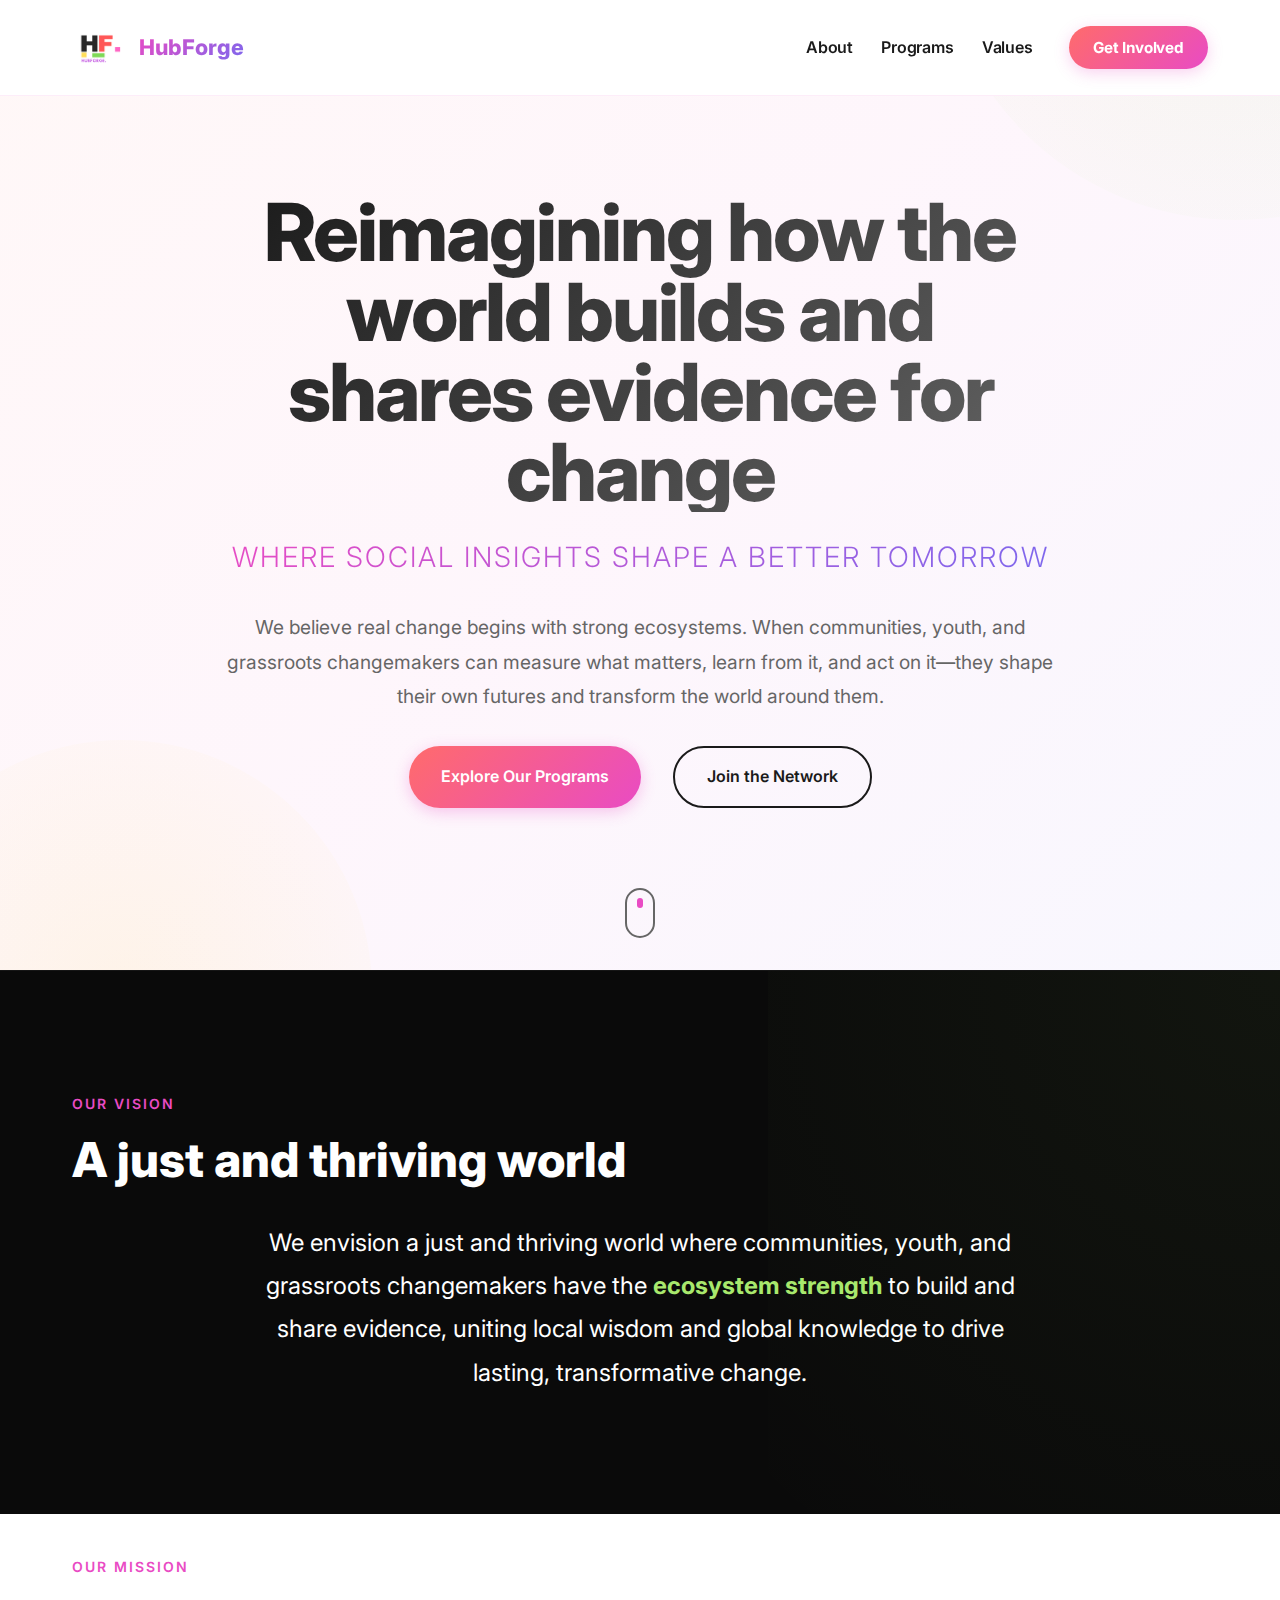
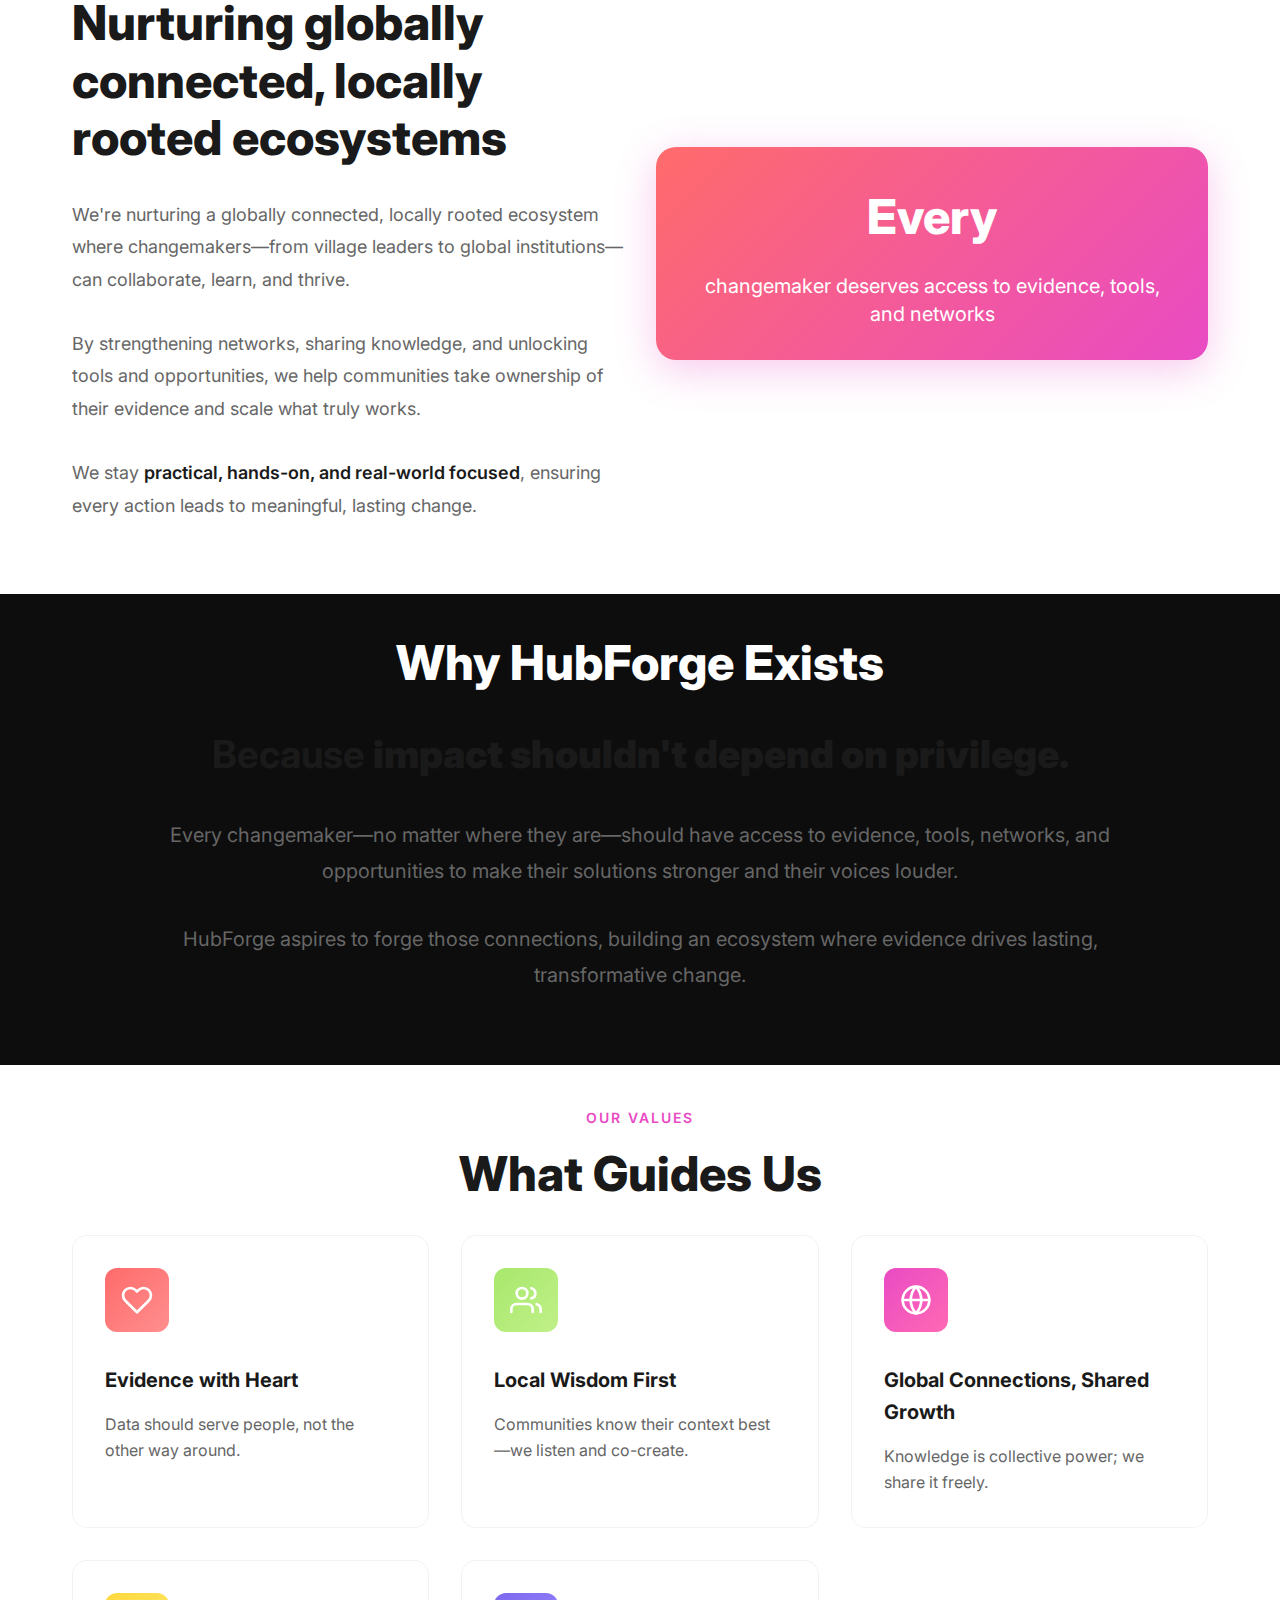
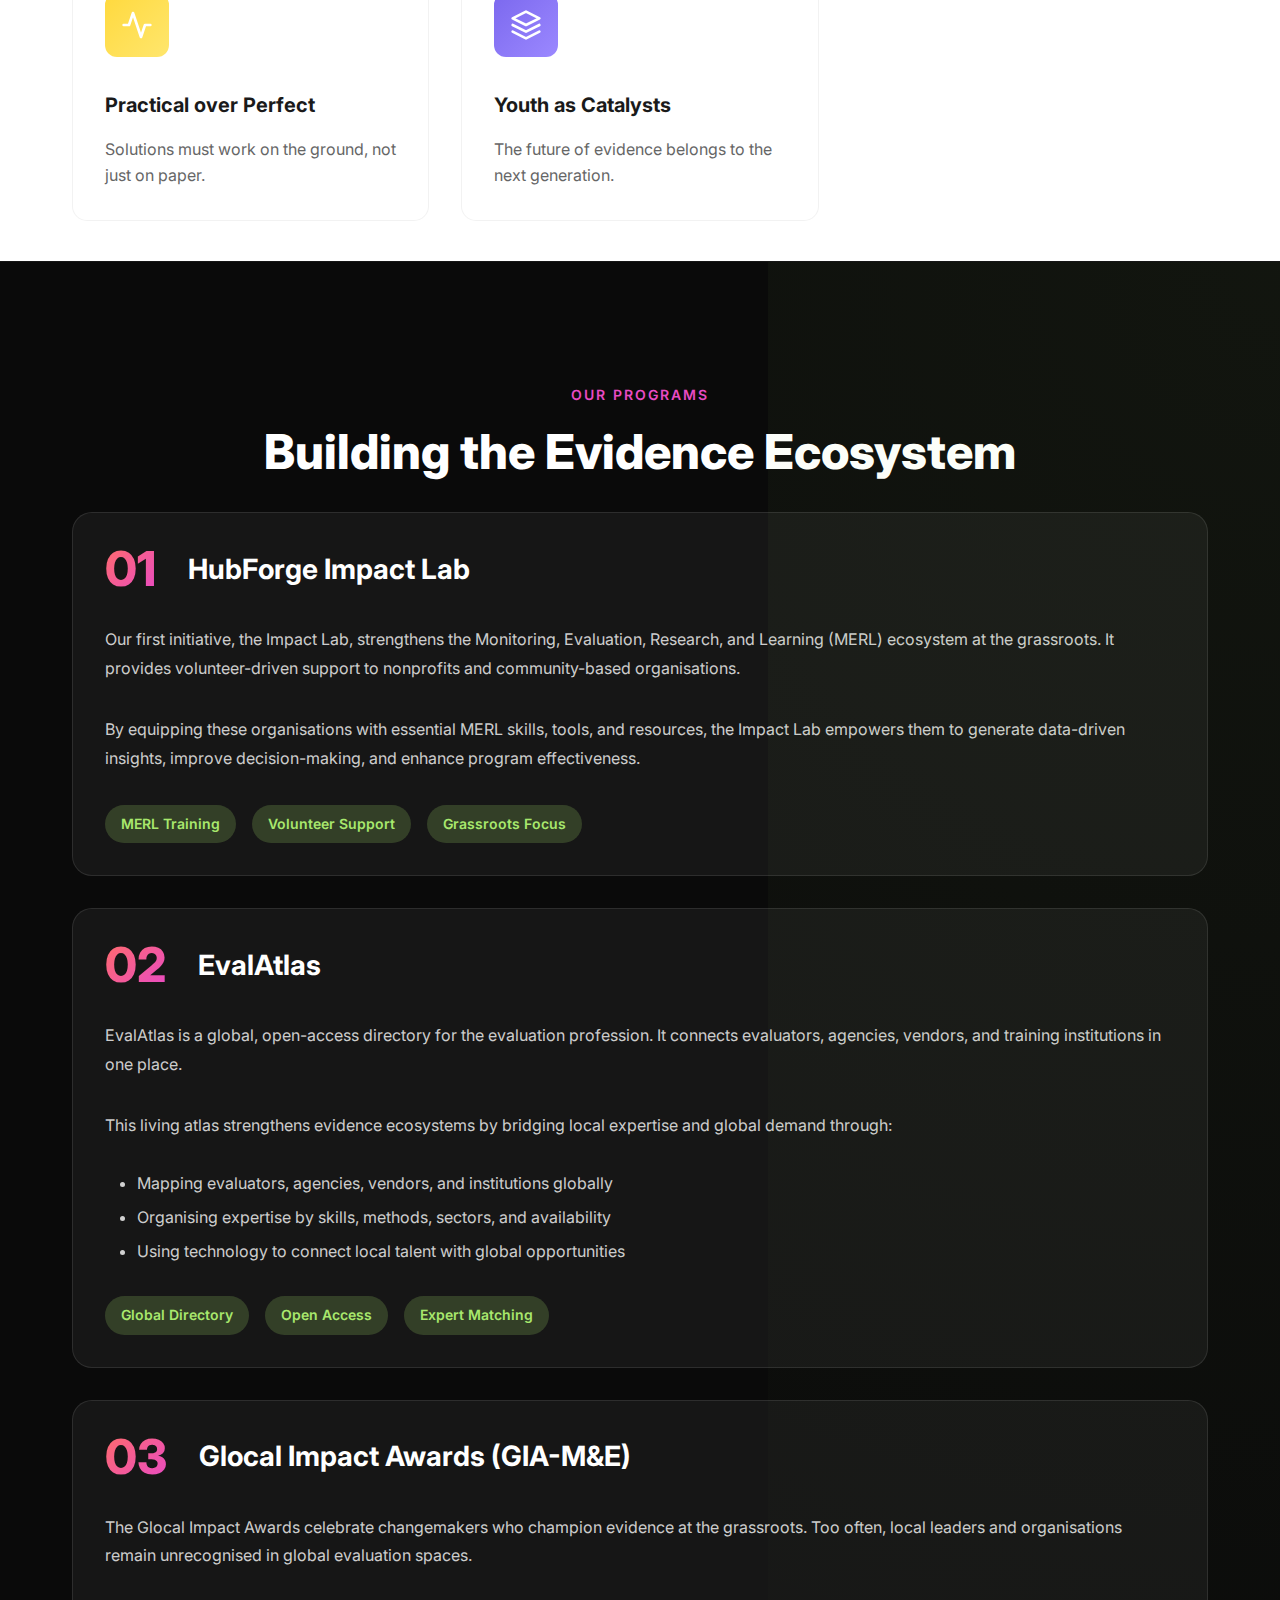
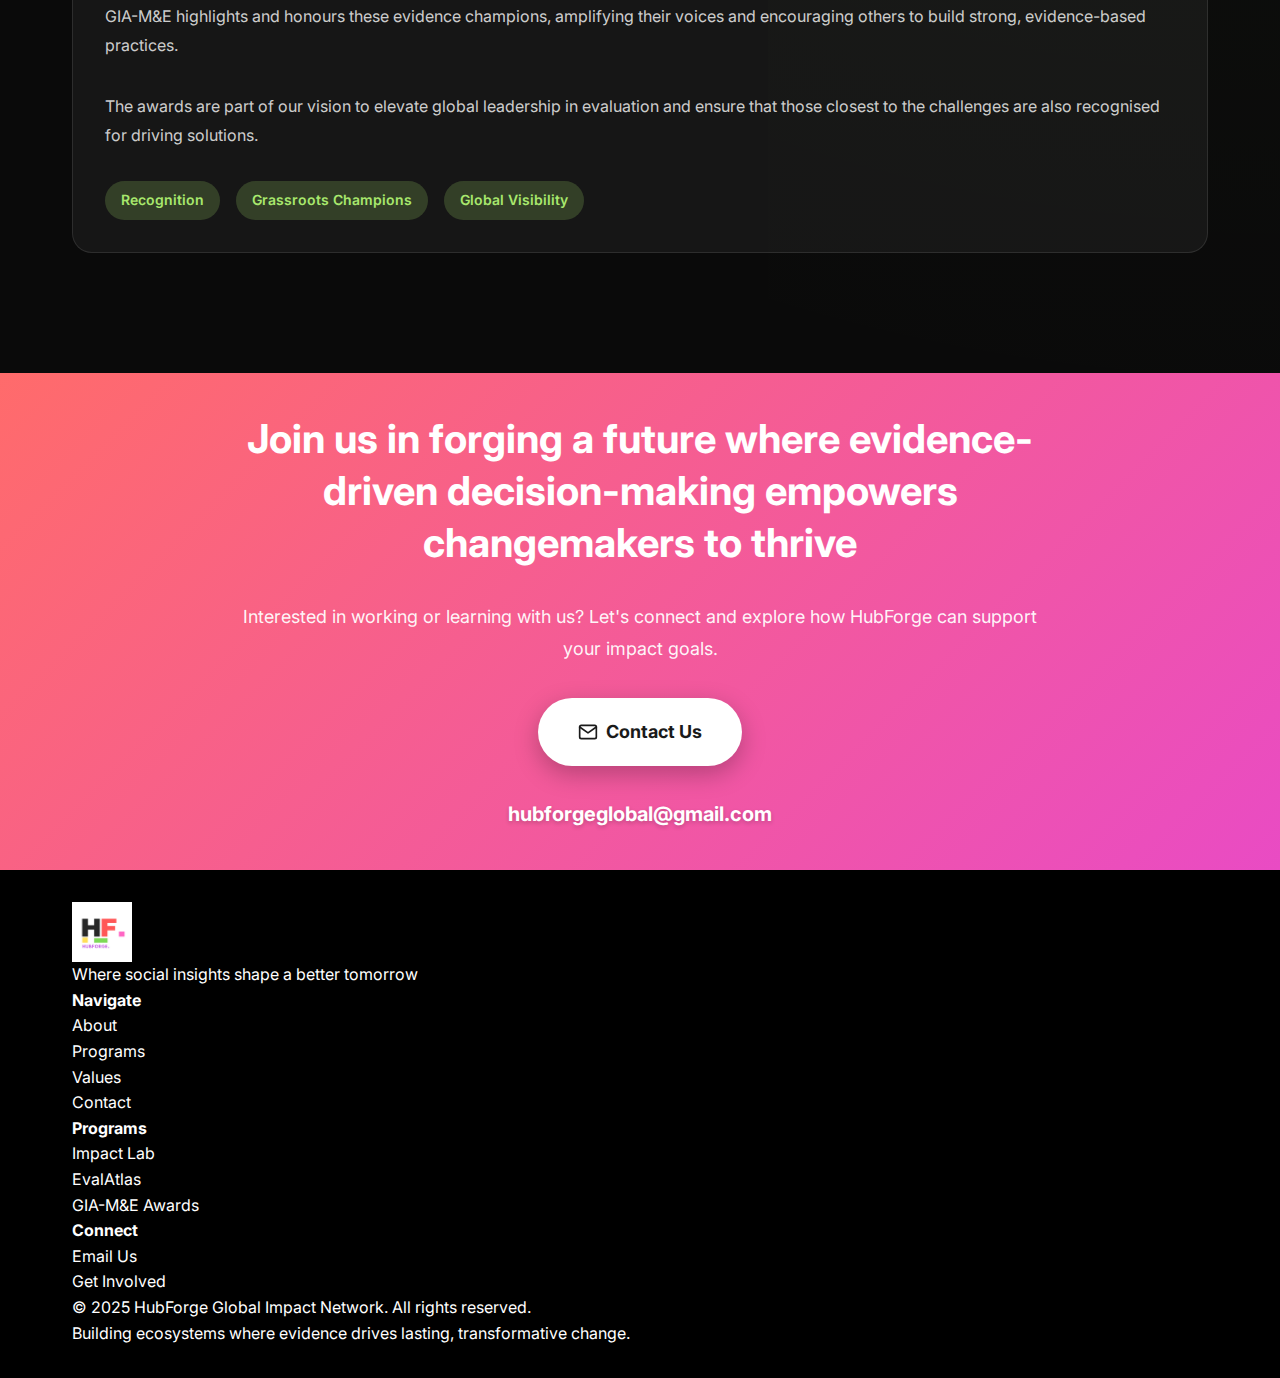
<file: docs/index.html>
<!DOCTYPE html>
<html lang="en">
<head>
    <meta charset="UTF-8">
    <meta name="viewport" content="width=device-width, initial-scale=1.0">
    <meta name="description" content="HubForge Global Impact Network - Reimagining how the world builds and shares evidence for change. Empowering communities, youth, and grassroots changemakers with evidence-driven tools and networks.">
    <meta name="keywords" content="nonprofit, social impact, monitoring evaluation, MERL, evidence-based change, grassroots, community development, EvalAtlas, global impact">
    <meta name="author" content="HubForge Global Impact Network">
    
    <!-- Open Graph / Facebook -->
    <meta property="og:type" content="website">
    <meta property="og:url" content="https://hubforge.org/">
    <meta property="og:title" content="HubForge - Where Social Insights Shape a Better Tomorrow">
    <meta property="og:description" content="Reimagining how the world builds and shares evidence for change. Join our global network of changemakers.">
    <meta property="og:image" content="./assets/images/banner.png">

    <!-- Twitter -->
    <meta property="twitter:card" content="summary_large_image">
    <meta property="twitter:url" content="https://hubforge.org/">
    <meta property="twitter:title" content="HubForge - Where Social Insights Shape a Better Tomorrow">
    <meta property="twitter:description" content="Reimagining how the world builds and shares evidence for change. Join our global network of changemakers.">
    <meta property="twitter:image" content="./assets/images/banner.png">

    <title>HubForge - Global Impact Network</title>
    
    <!-- Preconnect for fonts -->
    <link rel="preconnect" href="https://fonts.googleapis.com">
    <link rel="preconnect" href="https://fonts.gstatic.com" crossorigin>
    <link href="https://fonts.googleapis.com/css2?family=Inter:wght@300;400;600;700;800&display=swap" rel="stylesheet">
    
    <!-- Favicon -->
    <link rel="icon" type="image/png" href="./assets/images/logo.png">
    
    <link rel="stylesheet" href="./assets/css/style.css">
</head>
<body>
    <!-- Navigation -->
    <nav class="nav" id="navbar" role="navigation" aria-label="Main navigation">
        <div class="container nav-container">
            <a href="#home" class="nav-logo" aria-label="HubForge Home">
                <img src="./assets/images/logo.png" alt="HubForge Logo" width="50" height="50">
                <span class="nav-brand">HubForge</span>
            </a>
            
            <button class="nav-toggle" id="navToggle" aria-label="Toggle navigation menu" aria-expanded="false">
                <span></span>
                <span></span>
                <span></span>
            </button>
            
            <ul class="nav-menu" id="navMenu">
                <li><a href="#about" class="nav-link">About</a></li>
                <li><a href="#programs" class="nav-link">Programs</a></li>
                <li><a href="#values" class="nav-link">Values</a></li>
                <li><a href="#contact" class="nav-link nav-cta">Get Involved</a></li>
            </ul>
        </div>
    </nav>

    <!-- Hero Section -->
    <section class="hero" id="home">
        <div class="hero-background"></div>
        <div class="container hero-content">
            <h1 class="hero-title">
                Reimagining how the world builds and shares evidence for change
            </h1>
            <p class="hero-subtitle">
                Where social insights shape a better tomorrow
            </p>
            <p class="hero-description">
                We believe real change begins with strong ecosystems. When communities, youth, and grassroots changemakers can measure what matters, learn from it, and act on it—they shape their own futures and transform the world around them.
            </p>
            <div class="hero-cta">
                <a href="#programs" class="btn btn-primary">Explore Our Programs</a>
                <a href="#contact" class="btn btn-secondary">Join the Network</a>
            </div>
        </div>
        <div class="scroll-indicator" aria-hidden="true">
            <span></span>
        </div>
    </section>

    <!-- Vision Section -->
    <section class="section section-dark" id="about">
        <div class="container">
            <div class="section-header">
                <span class="section-label">Our Vision</span>
                <h2 class="section-title">A just and thriving world</h2>
            </div>
            <div class="vision-content">
                <p class="vision-text">
                    We envision a just and thriving world where communities, youth, and grassroots changemakers have the <strong>ecosystem strength</strong> to build and share evidence, uniting local wisdom and global knowledge to drive lasting, transformative change.
                </p>
            </div>
        </div>
    </section>

    <!-- Mission Section -->
    <section class="section">
        <div class="container">
            <div class="mission-grid">
                <div class="mission-content">
                    <span class="section-label">Our Mission</span>
                    <h2 class="section-title">Nurturing globally connected, locally rooted ecosystems</h2>
                    <p class="mission-text">
                        We're nurturing a globally connected, locally rooted ecosystem where changemakers—from village leaders to global institutions—can collaborate, learn, and thrive.
                    </p>
                    <p class="mission-text">
                        By strengthening networks, sharing knowledge, and unlocking tools and opportunities, we help communities take ownership of their evidence and scale what truly works.
                    </p>
                    <p class="mission-text">
                        We stay <strong>practical, hands-on, and real-world focused</strong>, ensuring every action leads to meaningful, lasting change.
                    </p>
                </div>
                <div class="mission-image">
                    <div class="stat-card">
                        <div class="stat-number">Every</div>
                        <div class="stat-label">changemaker deserves access to evidence, tools, and networks</div>
                    </div>
                </div>
            </div>
        </div>
    </section>

    <!-- Why HubForge Section -->
    <section class="section section-accent">
        <div class="container">
            <div class="why-content">
                <h2 class="section-title centered">Why HubForge Exists</h2>
                <p class="why-text">
                    Because <strong>impact shouldn't depend on privilege.</strong>
                </p>
                <p class="why-description">
                    Every changemaker—no matter where they are—should have access to evidence, tools, networks, and opportunities to make their solutions stronger and their voices louder.
                </p>
                <p class="why-description">
                    HubForge aspires to forge those connections, building an ecosystem where evidence drives lasting, transformative change.
                </p>
            </div>
        </div>
    </section>

    <!-- Values Section -->
    <section class="section" id="values">
        <div class="container">
            <div class="section-header centered">
                <span class="section-label">Our Values</span>
                <h2 class="section-title">What Guides Us</h2>
            </div>
            <div class="values-grid">
                <div class="value-card">
                    <div class="value-icon" style="background: linear-gradient(135deg, #FF6B6B, #FF8E8E);">
                        <svg xmlns="http://www.w3.org/2000/svg" width="32" height="32" viewBox="0 0 24 24" fill="none" stroke="currentColor" stroke-width="2" stroke-linecap="round" stroke-linejoin="round"><path d="M20.84 4.61a5.5 5.5 0 0 0-7.78 0L12 5.67l-1.06-1.06a5.5 5.5 0 0 0-7.78 7.78l1.06 1.06L12 21.23l7.78-7.78 1.06-1.06a5.5 5.5 0 0 0 0-7.78z"></path></svg>
                    </div>
                    <h3 class="value-title">Evidence with Heart</h3>
                    <p class="value-description">Data should serve people, not the other way around.</p>
                </div>
                
                <div class="value-card">
                    <div class="value-icon" style="background: linear-gradient(135deg, #A8E86D, #C0F088);">
                        <svg xmlns="http://www.w3.org/2000/svg" width="32" height="32" viewBox="0 0 24 24" fill="none" stroke="currentColor" stroke-width="2" stroke-linecap="round" stroke-linejoin="round"><path d="M17 21v-2a4 4 0 0 0-4-4H5a4 4 0 0 0-4 4v2"></path><circle cx="9" cy="7" r="4"></circle><path d="M23 21v-2a4 4 0 0 0-3-3.87"></path><path d="M16 3.13a4 4 0 0 1 0 7.75"></path></svg>
                    </div>
                    <h3 class="value-title">Local Wisdom First</h3>
                    <p class="value-description">Communities know their context best—we listen and co-create.</p>
                </div>
                
                <div class="value-card">
                    <div class="value-icon" style="background: linear-gradient(135deg, #E94BC4, #FF69B4);">
                        <svg xmlns="http://www.w3.org/2000/svg" width="32" height="32" viewBox="0 0 24 24" fill="none" stroke="currentColor" stroke-width="2" stroke-linecap="round" stroke-linejoin="round"><circle cx="12" cy="12" r="10"></circle><line x1="2" y1="12" x2="22" y2="12"></line><path d="M12 2a15.3 15.3 0 0 1 4 10 15.3 15.3 0 0 1-4 10 15.3 15.3 0 0 1-4-10 15.3 15.3 0 0 1 4-10z"></path></svg>
                    </div>
                    <h3 class="value-title">Global Connections, Shared Growth</h3>
                    <p class="value-description">Knowledge is collective power; we share it freely.</p>
                </div>
                
                <div class="value-card">
                    <div class="value-icon" style="background: linear-gradient(135deg, #FFD93D, #FFE66D);">
                        <svg xmlns="http://www.w3.org/2000/svg" width="32" height="32" viewBox="0 0 24 24" fill="none" stroke="currentColor" stroke-width="2" stroke-linecap="round" stroke-linejoin="round"><polyline points="22 12 18 12 15 21 9 3 6 12 2 12"></polyline></svg>
                    </div>
                    <h3 class="value-title">Practical over Perfect</h3>
                    <p class="value-description">Solutions must work on the ground, not just on paper.</p>
                </div>
                
                <div class="value-card">
                    <div class="value-icon" style="background: linear-gradient(135deg, #7B68EE, #9B88FF);">
                        <svg xmlns="http://www.w3.org/2000/svg" width="32" height="32" viewBox="0 0 24 24" fill="none" stroke="currentColor" stroke-width="2" stroke-linecap="round" stroke-linejoin="round"><path d="M12 2L2 7l10 5 10-5-10-5z"></path><path d="M2 17l10 5 10-5M2 12l10 5 10-5"></path></svg>
                    </div>
                    <h3 class="value-title">Youth as Catalysts</h3>
                    <p class="value-description">The future of evidence belongs to the next generation.</p>
                </div>
            </div>
        </div>
    </section>

    <!-- Programs Section -->
    <section class="section section-dark" id="programs">
        <div class="container">
            <div class="section-header centered">
                <span class="section-label">Our Programs</span>
                <h2 class="section-title">Building the Evidence Ecosystem</h2>
            </div>
            
            <div class="programs-grid">
                <!-- Program 1: Impact Lab -->
                <div class="program-card">
                    <div class="program-header">
                        <div class="program-number">01</div>
                        <h3 class="program-title">HubForge Impact Lab</h3>
                    </div>
                    <p class="program-description">
                        Our first initiative, the Impact Lab, strengthens the Monitoring, Evaluation, Research, and Learning (MERL) ecosystem at the grassroots. It provides volunteer-driven support to nonprofits and community-based organisations.
                    </p>
                    <p class="program-description">
                        By equipping these organisations with essential MERL skills, tools, and resources, the Impact Lab empowers them to generate data-driven insights, improve decision-making, and enhance program effectiveness.
                    </p>
                    <div class="program-features">
                        <span class="feature-tag">MERL Training</span>
                        <span class="feature-tag">Volunteer Support</span>
                        <span class="feature-tag">Grassroots Focus</span>
                    </div>
                </div>

                <!-- Program 2: EvalAtlas -->
                <div class="program-card">
                    <div class="program-header">
                        <div class="program-number">02</div>
                        <h3 class="program-title">EvalAtlas</h3>
                    </div>
                    <p class="program-description">
                        EvalAtlas is a global, open-access directory for the evaluation profession. It connects evaluators, agencies, vendors, and training institutions in one place.
                    </p>
                    <p class="program-description">
                        This living atlas strengthens evidence ecosystems by bridging local expertise and global demand through:
                    </p>
                    <ul class="program-list">
                        <li>Mapping evaluators, agencies, vendors, and institutions globally</li>
                        <li>Organising expertise by skills, methods, sectors, and availability</li>
                        <li>Using technology to connect local talent with global opportunities</li>
                    </ul>
                    <div class="program-features">
                        <span class="feature-tag">Global Directory</span>
                        <span class="feature-tag">Open Access</span>
                        <span class="feature-tag">Expert Matching</span>
                    </div>
                </div>

                <!-- Program 3: GIA-M&E -->
                <div class="program-card">
                    <div class="program-header">
                        <div class="program-number">03</div>
                        <h3 class="program-title">Glocal Impact Awards (GIA-M&E)</h3>
                    </div>
                    <p class="program-description">
                        The Glocal Impact Awards celebrate changemakers who champion evidence at the grassroots. Too often, local leaders and organisations remain unrecognised in global evaluation spaces.
                    </p>
                    <p class="program-description">
                        GIA-M&E highlights and honours these evidence champions, amplifying their voices and encouraging others to build strong, evidence-based practices.
                    </p>
                    <p class="program-description">
                        The awards are part of our vision to elevate global leadership in evaluation and ensure that those closest to the challenges are also recognised for driving solutions.
                    </p>
                    <div class="program-features">
                        <span class="feature-tag">Recognition</span>
                        <span class="feature-tag">Grassroots Champions</span>
                        <span class="feature-tag">Global Visibility</span>
                    </div>
                </div>
            </div>
        </div>
    </section>

    <!-- Contact Section -->
    <section class="section section-cta" id="contact">
        <div class="container">
            <div class="cta-content">
                <h2 class="cta-title">Join us in forging a future where evidence-driven decision-making empowers changemakers to thrive</h2>
                <p class="cta-description">
                    Interested in working or learning with us? Let's connect and explore how HubForge can support your impact goals.
                </p>
                <div class="cta-buttons">
                    <a href="mailto:hubforgeglobal@gmail.com" class="btn btn-primary btn-large">
                        <svg xmlns="http://www.w3.org/2000/svg" width="20" height="20" viewBox="0 0 24 24" fill="none" stroke="currentColor" stroke-width="2" stroke-linecap="round" stroke-linejoin="round"><path d="M4 4h16c1.1 0 2 .9 2 2v12c0 1.1-.9 2-2 2H4c-1.1 0-2-.9-2-2V6c0-1.1.9-2 2-2z"></path><polyline points="22,6 12,13 2,6"></polyline></svg>
                        Contact Us
                    </a>
                </div>
                <p class="contact-email">hubforgeglobal@gmail.com</p>
            </div>
        </div>
    </section>

    <!-- Footer -->
    <footer class="footer">
        <div class="container">
            <div class="footer-content">
                <div class="footer-brand">
                    <img src="./assets/images/logo.png" alt="HubForge Logo" width="60" height="60">
                    <p class="footer-tagline">Where social insights shape a better tomorrow</p>
                </div>
                <div class="footer-links">
                    <div class="footer-column">
                        <h4 class="footer-heading">Navigate</h4>
                        <ul class="footer-menu">
                            <li><a href="#about">About</a></li>
                            <li><a href="#programs">Programs</a></li>
                            <li><a href="#values">Values</a></li>
                            <li><a href="#contact">Contact</a></li>
                        </ul>
                    </div>
                    <div class="footer-column">
                        <h4 class="footer-heading">Programs</h4>
                        <ul class="footer-menu">
                            <li><a href="#programs">Impact Lab</a></li>
                            <li><a href="#programs">EvalAtlas</a></li>
                            <li><a href="#programs">GIA-M&E Awards</a></li>
                        </ul>
                    </div>
                    <div class="footer-column">
                        <h4 class="footer-heading">Connect</h4>
                        <ul class="footer-menu">
                            <li><a href="mailto:hubforgeglobal@gmail.com">Email Us</a></li>
                            <li><a href="#contact">Get Involved</a></li>
                        </ul>
                    </div>
                </div>
            </div>
            <div class="footer-bottom">
                <p>&copy; 2025 HubForge Global Impact Network. All rights reserved.</p>
                <p class="footer-mission">Building ecosystems where evidence drives lasting, transformative change.</p>
            </div>
        </div>
    </footer>

    <script src="./assets/js/main.js"></script>
</body>
</html>
</file>
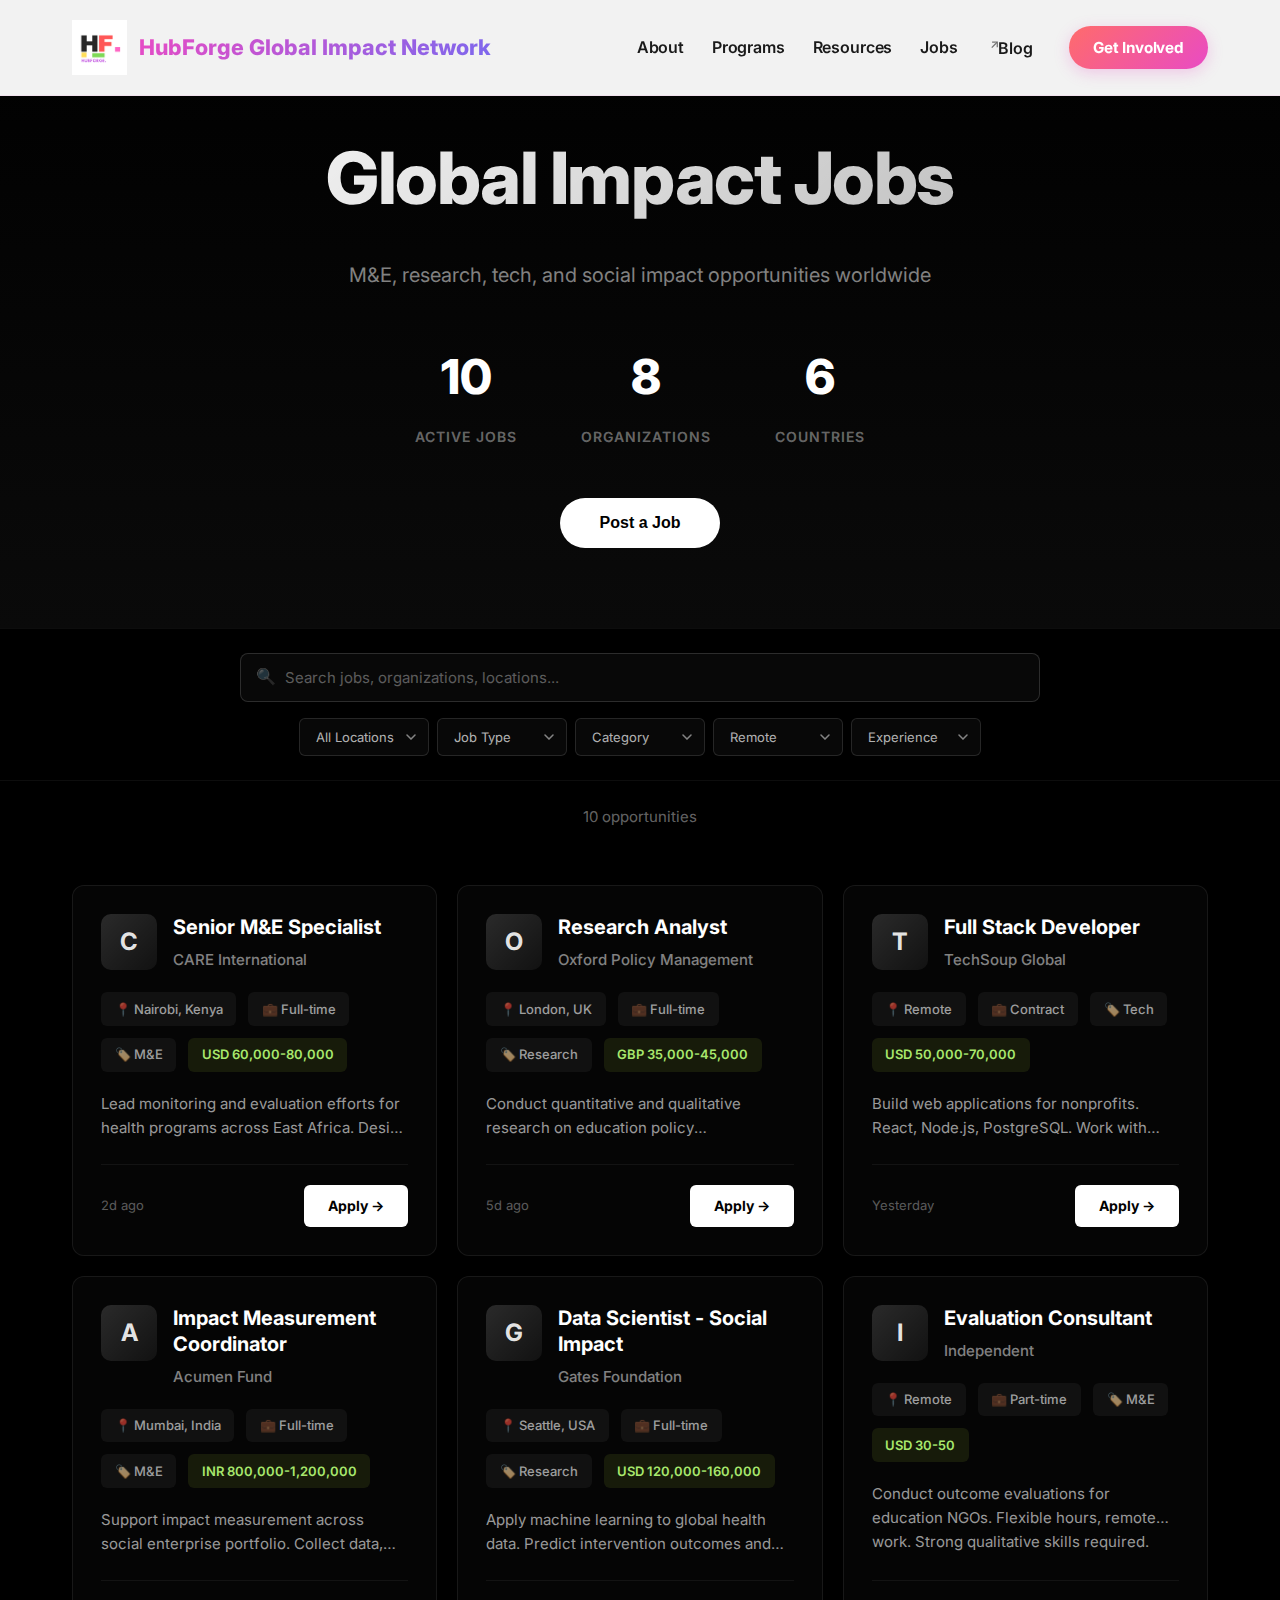
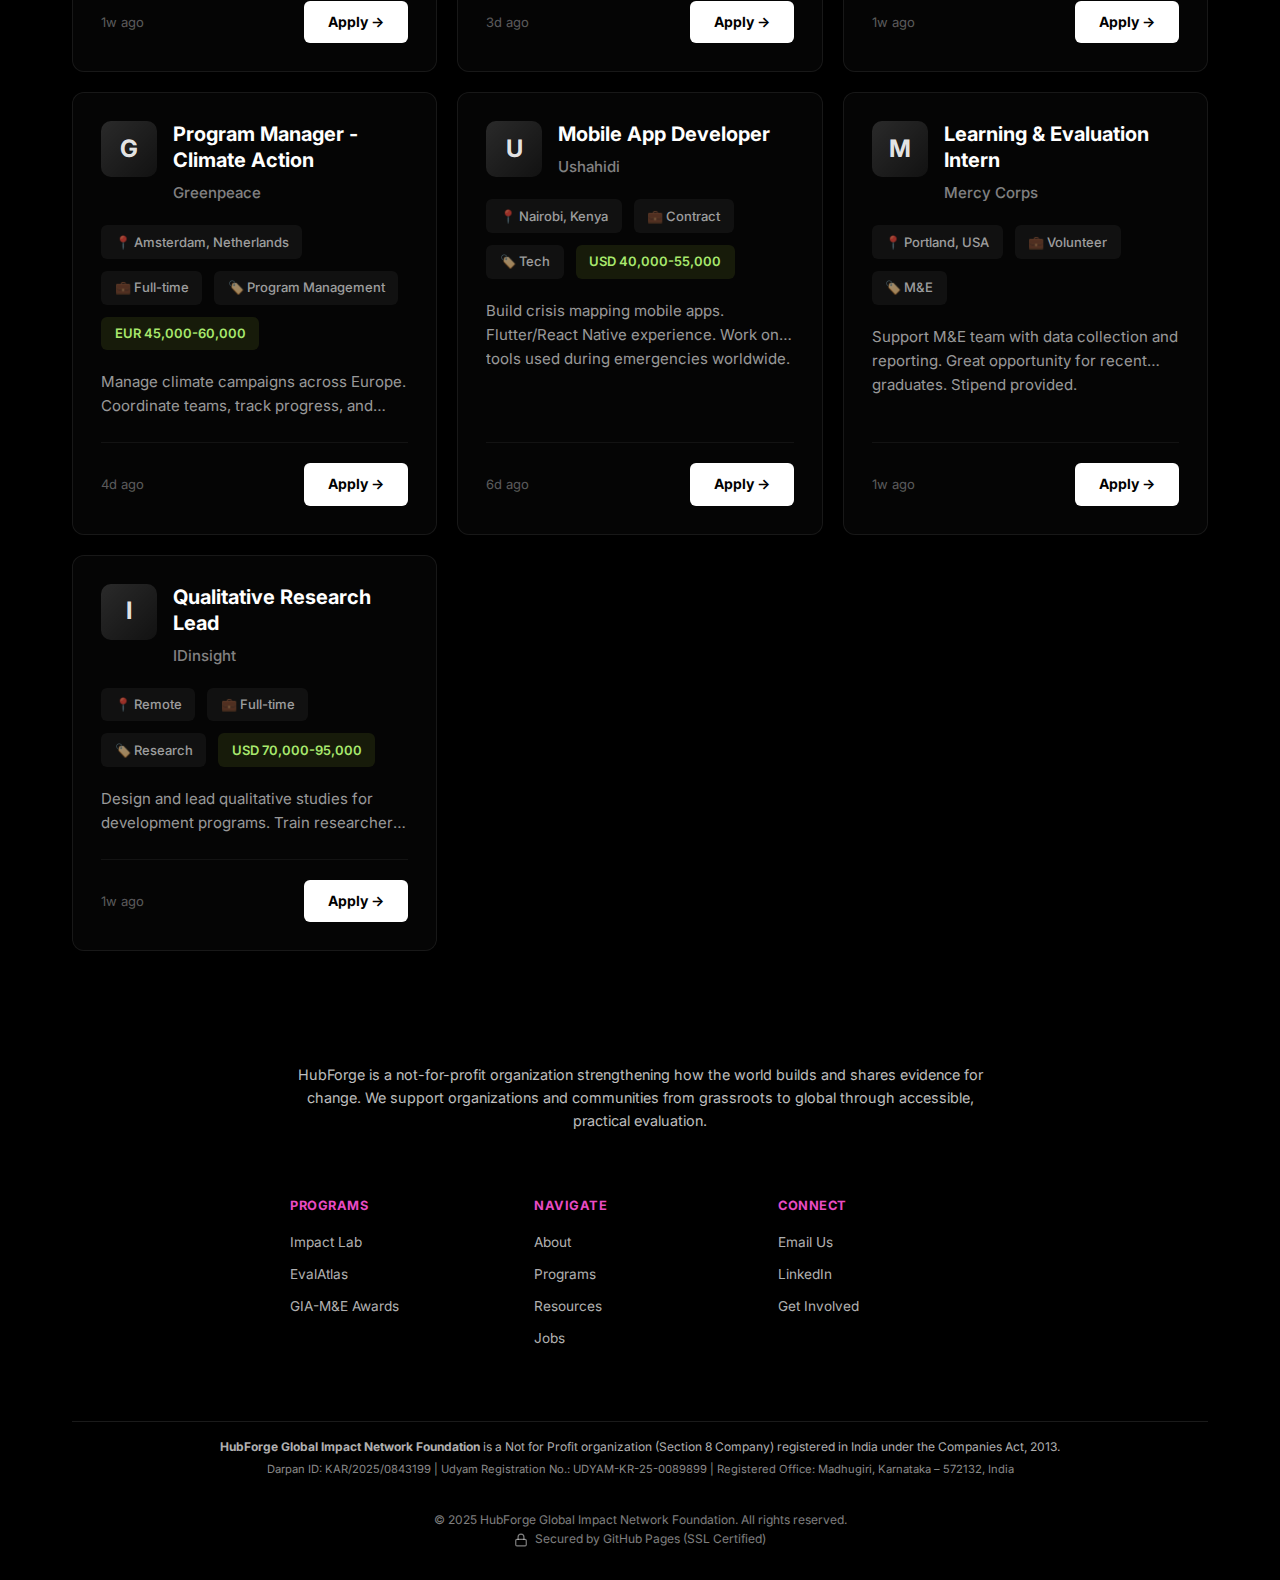
<file: docs/impact-jobs/index.html>
<!DOCTYPE html>
<html lang="en">
<head>
    <meta charset="UTF-8">
    <meta name="viewport" content="width=device-width, initial-scale=1.0">
    <title>Global Impact Jobs - HubForge</title>
    <meta name="description" content="Global job opportunities in M&E, research, tech, and social impact. Connect talent worldwide.">
    
    <link rel="preconnect" href="https://fonts.googleapis.com">
    <link rel="preconnect" href="https://fonts.gstatic.com" crossorigin>
    <link href="https://fonts.googleapis.com/css2?family=Inter:wght@300;400;600;700;800&display=swap" rel="stylesheet">
    
    <link rel="icon" type="image/png" href="../assets/images/logo.png">
    <link rel="stylesheet" href="../assets/css/style.css">
    
    <style>
        body {
            background: #000;
        }
        
        /* Hero */
        .jobs-hero {
            background: linear-gradient(180deg, #000 0%, #0a0a0a 100%);
            padding: 120px 0 80px;
            text-align: center;
            border-bottom: 1px solid rgba(255, 255, 255, 0.05);
        }
        
        .jobs-title {
            font-size: clamp(2.5rem, 6vw, 4.5rem);
            font-weight: 800;
            margin-bottom: 1.5rem;
            background: linear-gradient(135deg, #ffffff, rgba(255, 255, 255, 0.7));
            -webkit-background-clip: text;
            -webkit-text-fill-color: transparent;
            background-clip: text;
            letter-spacing: -0.02em;
        }
        
        .jobs-subtitle {
            font-size: 1.25rem;
            color: rgba(255, 255, 255, 0.5);
            margin-bottom: 3rem;
            max-width: 600px;
            margin-left: auto;
            margin-right: auto;
            font-weight: 400;
        }
        
        .hero-stats {
            display: flex;
            gap: 4rem;
            justify-content: center;
            flex-wrap: wrap;
            margin-bottom: 3rem;
        }
        
        .stat {
            text-align: center;
        }
        
        .stat-number {
            font-size: 3rem;
            font-weight: 800;
            color: white;
            display: block;
            margin-bottom: 0.5rem;
        }
        
        .stat-label {
            font-size: 0.875rem;
            color: rgba(255, 255, 255, 0.4);
            text-transform: uppercase;
            letter-spacing: 1px;
            font-weight: 600;
        }
        
        .btn-post {
            display: inline-block;
            padding: 1rem 2.5rem;
            background: white;
            color: #000;
            border-radius: 50px;
            font-weight: 700;
            font-size: 1rem;
            text-decoration: none;
            transition: all 0.3s ease;
            border: none;
            cursor: pointer;
        }
        
        .btn-post:hover {
            transform: translateY(-2px);
            box-shadow: 0 12px 40px rgba(255, 255, 255, 0.3);
        }
        
        /* Filters - Compact Futuristic */
        .filters-section {
            background: #000;
            padding: 1.5rem 0;
            border-bottom: 1px solid rgba(255, 255, 255, 0.05);
        }
        
        .search-wrapper {
            position: relative;
            max-width: 800px;
            margin: 0 auto 1rem;
        }
        
        .search-input {
            width: 100%;
            padding: 0.875rem 1rem 0.875rem 2.75rem;
            font-size: 0.9375rem;
            border: 1px solid rgba(255, 255, 255, 0.15);
            border-radius: 8px;
            background: rgba(255, 255, 255, 0.03);
            color: white;
            transition: all 0.3s ease;
            font-family: 'Inter', sans-serif;
        }
        
        .search-input:focus {
            outline: none;
            border-color: rgba(255, 255, 255, 0.3);
            background: rgba(255, 255, 255, 0.05);
        }
        
        .search-input::placeholder {
            color: rgba(255, 255, 255, 0.35);
        }
        
        .search-icon {
            position: absolute;
            left: 1rem;
            top: 50%;
            transform: translateY(-50%);
            font-size: 1rem;
            color: rgba(255, 255, 255, 0.35);
        }
        
        .filters-row {
            display: flex;
            gap: 0.5rem;
            justify-content: center;
            flex-wrap: wrap;
            max-width: 800px;
            margin: 0 auto;
        }
        
        .filter-select {
            padding: 0.65rem 1rem;
            font-size: 0.8125rem;
            border: 1px solid rgba(255, 255, 255, 0.12);
            border-radius: 6px;
            background: rgba(255, 255, 255, 0.03);
            color: rgba(255, 255, 255, 0.7);
            cursor: pointer;
            transition: all 0.2s ease;
            font-family: 'Inter', sans-serif;
            appearance: none;
            background-image: url("data:image/svg+xml,%3Csvg width='10' height='6' viewBox='0 0 10 6' fill='none' xmlns='http://www.w3.org/2000/svg'%3E%3Cpath d='M1 1L5 5L9 1' stroke='rgba(255,255,255,0.5)' stroke-width='1.5' stroke-linecap='round'/%3E%3C/svg%3E");
            background-repeat: no-repeat;
            background-position: right 0.75rem center;
            padding-right: 2rem;
            min-width: 130px;
        }
        
        .filter-select:hover {
            border-color: rgba(255, 255, 255, 0.25);
            background-color: rgba(255, 255, 255, 0.05);
        }
        
        .filter-select:focus {
            outline: none;
            border-color: rgba(255, 255, 255, 0.4);
            background-color: rgba(255, 255, 255, 0.06);
        }
        
        .filter-select option {
            background: #1a1a1a;
            color: white;
            padding: 0.5rem;
        }
        
        /* Results */
        .results-bar {
            padding: 1.5rem 0;
            text-align: center;
            color: rgba(255, 255, 255, 0.4);
            font-size: 0.9375rem;
        }
        
        /* Jobs Grid */
        .jobs-section {
            background: #000;
            padding: 2rem 0 5rem;
            min-height: 60vh;
        }
        
        .jobs-grid {
            display: grid;
            grid-template-columns: repeat(auto-fill, minmax(360px, 1fr));
            gap: 1.25rem;
        }
        
        @media (max-width: 640px) {
            .jobs-grid {
                grid-template-columns: 1fr;
            }
        }
        
        /* Job Card - Premium */
        .job-card {
            background: rgba(255, 255, 255, 0.02);
            border: 1px solid rgba(255, 255, 255, 0.08);
            border-radius: 12px;
            padding: 1.75rem;
            transition: all 0.3s ease;
            cursor: pointer;
            display: flex;
            flex-direction: column;
        }
        
        .job-card:hover {
            transform: translateY(-4px);
            box-shadow: 0 12px 32px rgba(233, 75, 196, 0.2);
            border-color: var(--color-pink);
            background: rgba(255, 255, 255, 0.05);
        }
        
        .card-top {
            display: flex;
            gap: 1rem;
            margin-bottom: 1.25rem;
        }
        
        .job-logo {
            width: 56px;
            height: 56px;
            border-radius: 10px;
            object-fit: cover;
            background: rgba(255, 255, 255, 0.05);
            flex-shrink: 0;
        }
        
        .job-logo-fallback {
            width: 56px;
            height: 56px;
            border-radius: 10px;
            background: linear-gradient(135deg, rgba(255, 255, 255, 0.15), rgba(255, 255, 255, 0.05));
            display: flex;
            align-items: center;
            justify-content: center;
            font-weight: 700;
            font-size: 1.5rem;
            color: rgba(255, 255, 255, 0.9);
            flex-shrink: 0;
        }
        
        .job-header {
            flex: 1;
            min-width: 0;
        }
        
        .job-title {
            font-size: 1.25rem;
            font-weight: 700;
            color: white;
            margin-bottom: 0.5rem;
            line-height: 1.3;
        }
        
        .job-org {
            font-size: 0.9375rem;
            color: rgba(255, 255, 255, 0.5);
            font-weight: 500;
        }
        
        .job-org a {
            color: rgba(255, 255, 255, 0.5);
            text-decoration: none;
            transition: color 0.2s;
        }
        
        .job-org a:hover {
            color: white;
        }
        
        .job-details {
            display: flex;
            flex-wrap: wrap;
            gap: 0.75rem;
            margin-bottom: 1.25rem;
        }
        
        .detail-tag {
            display: inline-flex;
            align-items: center;
            gap: 0.35rem;
            padding: 0.4rem 0.85rem;
            background: rgba(255, 255, 255, 0.05);
            border-radius: 6px;
            font-size: 0.8125rem;
            color: rgba(255, 255, 255, 0.6);
            font-weight: 500;
        }
        
        .salary-tag {
            background: rgba(186, 230, 55, 0.1);
            color: var(--color-lime);
            font-weight: 600;
        }
        
        .job-desc {
            color: rgba(255, 255, 255, 0.6);
            font-size: 0.9375rem;
            line-height: 1.6;
            margin-bottom: 1.5rem;
            flex: 1;
            display: -webkit-box;
            -webkit-line-clamp: 2;
            -webkit-box-orient: vertical;
            overflow: hidden;
        }
        
        .job-footer {
            display: flex;
            justify-content: space-between;
            align-items: center;
            padding-top: 1.25rem;
            border-top: 1px solid rgba(255, 255, 255, 0.06);
        }
        
        .job-date {
            font-size: 0.8125rem;
            color: rgba(255, 255, 255, 0.35);
        }
        
        .apply-btn {
            display: inline-flex;
            align-items: center;
            gap: 0.5rem;
            padding: 0.625rem 1.5rem;
            background: white;
            color: #000;
            border-radius: 6px;
            font-size: 0.875rem;
            font-weight: 700;
            transition: all 0.2s ease;
            text-decoration: none;
        }
        
        .apply-btn:hover {
            transform: translateX(3px);
            box-shadow: 0 4px 16px rgba(255, 255, 255, 0.3);
        }
        
        /* States */
        .loading, .empty {
            text-align: center;
            padding: 5rem 2rem;
            color: rgba(255, 255, 255, 0.4);
        }
        
        .spinner {
            width: 40px;
            height: 40px;
            border: 3px solid rgba(255, 255, 255, 0.1);
            border-top-color: white;
            border-radius: 50%;
            animation: spin 0.7s linear infinite;
            margin: 0 auto 1rem;
        }
        
        @keyframes spin {
            to { transform: rotate(360deg); }
        }
    </style>
</head>
<body>
    <!-- Navigation -->
    <nav class="nav" id="navbar">
        <div class="container nav-container">
            <a href="../index.html" class="nav-logo">
                <img src="../assets/images/logo.png" alt="HubForge" width="50" height="50">
                <span class="nav-brand">HubForge Global Impact Network</span>
            </a>
            
            <button class="nav-toggle" id="navToggle" aria-label="Menu">
                <span></span>
                <span></span>
                <span></span>
            </button>
            
            <ul class="nav-menu" id="navMenu">
                <li><a href="../index.html#about" class="nav-link">About</a></li>
                <li><a href="../index.html#programs" class="nav-link">Programs</a></li>
                <li><a href="../resource-hub/" class="nav-link">Resources</a></li>
                <li><a href="./" class="nav-link">Jobs</a></li>
                <li><a href="https://hubforgeglobal.substack.com/" class="nav-link" target="_blank">Blog</a></li>
                <li><a href="../index.html#contact" class="nav-link nav-cta">Get Involved</a></li>
            </ul>
        </div>
    </nav>

    <!-- Hero -->
    <section class="jobs-hero">
        <div class="container">
            <h1 class="jobs-title">Global Impact Jobs</h1>
            <p class="jobs-subtitle">M&E, research, tech, and social impact opportunities worldwide</p>
            
            <div class="hero-stats">
                <div class="stat">
                    <span class="stat-number" id="total-jobs">10</span>
                    <span class="stat-label">Active Jobs</span>
                </div>
                <div class="stat">
                    <span class="stat-number" id="total-orgs">8</span>
                    <span class="stat-label">Organizations</span>
                </div>
                <div class="stat">
                    <span class="stat-number" id="total-countries">6</span>
                    <span class="stat-label">Countries</span>
                </div>
            </div>
            
            <button class="btn-post" id="post-btn">Post a Job</button>
        </div>
    </section>

    <!-- Filters -->
    <section class="filters-section">
        <div class="container">
            <div class="search-wrapper">
                <span class="search-icon">🔍</span>
                <input type="text" class="search-input" id="search" placeholder="Search jobs, organizations, locations...">
            </div>
            
            <div class="filters-row">
                <select class="filter-select" id="filter-location">
                    <option value="">All Locations</option>
                    <option value="Kenya">Kenya</option>
                    <option value="India">India</option>
                    <option value="USA">USA</option>
                    <option value="UK">UK</option>
                    <option value="Remote">Remote</option>
                </select>
                
                <select class="filter-select" id="filter-type">
                    <option value="">Job Type</option>
                    <option value="Full-time">Full-time</option>
                    <option value="Part-time">Part-time</option>
                    <option value="Contract">Contract</option>
                    <option value="Volunteer">Volunteer</option>
                </select>
                
                <select class="filter-select" id="filter-category">
                    <option value="">Category</option>
                    <option value="M&E">M&E</option>
                    <option value="Research">Research</option>
                    <option value="Tech">Tech</option>
                    <option value="Program Management">Program</option>
                </select>
                
                <select class="filter-select" id="filter-remote">
                    <option value="">Remote</option>
                    <option value="Fully Remote">Fully Remote</option>
                    <option value="Hybrid">Hybrid</option>
                    <option value="On-site">On-site</option>
                </select>
                
                <select class="filter-select" id="filter-experience">
                    <option value="">Experience</option>
                    <option value="Entry Level">Entry</option>
                    <option value="Mid Level">Mid</option>
                    <option value="Senior Level">Senior</option>
                </select>
            </div>
        </div>
    </section>

    <!-- Results -->
    <div class="container">
        <div id="results" class="results-bar">10 opportunities</div>
    </div>

    <!-- Jobs -->
    <section class="jobs-section">
        <div class="container">
            <div id="jobs" class="jobs-grid">
                <!-- Dummy jobs will be rendered here -->
            </div>
        </div>
    </section>

    <!-- Footer -->
    <footer class="footer">
        <div class="container">
            <!-- About Section -->
            <div class="footer-about-section">
                <p>HubForge is a not-for-profit organization strengthening how the world builds and shares evidence for change. We support organizations and communities from grassroots to global through accessible, practical evaluation.</p>
            </div>
            
            <!-- Navigation Links -->
            <div class="footer-nav">
                <div class="footer-nav-column">
                    <h4>Programs</h4>
                    <ul>
                        <li><a href="../impact-lab.html">Impact Lab</a></li>
                        <li><a href="../evalatlas.html">EvalAtlas</a></li>
                        <li><a href="../gia-mande.html">GIA-M&E Awards</a></li>
                    </ul>
                </div>
                <div class="footer-nav-column">
                    <h4>Navigate</h4>
                    <ul>
                        <li><a href="../index.html#about">About</a></li>
                        <li><a href="../index.html#programs">Programs</a></li>
                        <li><a href="../resource-hub/">Resources</a></li>
                        <li><a href="./">Jobs</a></li>
                    </ul>
                </div>
                <div class="footer-nav-column">
                    <h4>Connect</h4>
                    <ul>
                        <li><a href="mailto:hubforgeglobal@gmail.com">Email Us</a></li>
                        <li><a href="https://www.linkedin.com/company/hubforge" target="_blank" rel="noopener noreferrer">LinkedIn</a></li>
                        <li><a href="../index.html#contact">Get Involved</a></li>
                    </ul>
                </div>
            </div>
            
            <!-- Legal Info -->
            <div class="footer-legal">
                <p><strong>HubForge Global Impact Network Foundation</strong> is a Not for Profit organization (Section 8 Company) registered in India under the Companies Act, 2013.</p>
                <p class="legal-details">Darpan ID: KAR/2025/0843199 | Udyam Registration No.: UDYAM-KR-25-0089899 | Registered Office: Madhugiri, Karnataka – 572132, India</p>
            </div>
            
            <!-- Copyright -->
            <div class="footer-copyright">
                <p>&copy; 2025 HubForge Global Impact Network Foundation. All rights reserved.</p>
                <p class="ssl-badge">
                    <svg xmlns="http://www.w3.org/2000/svg" width="14" height="14" viewBox="0 0 24 24" fill="none" stroke="currentColor" stroke-width="2" stroke-linecap="round" stroke-linejoin="round" style="display: inline; vertical-align: middle; margin-right: 4px;">
                        <rect x="3" y="11" width="18" height="11" rx="2" ry="2"></rect>
                        <path d="M7 11V7a5 5 0 0 1 10 0v4"></path>
                    </svg>
                    Secured by GitHub Pages (SSL Certified)
                </p>
            </div>
        </div>
    </footer>

    <script src="../assets/js/main.js"></script>
    <script>
        const FORM_URL = 'YOUR_TALLY_FORM_URL_HERE';
        
        // Dummy data - 10 jobs
        const dummyJobs = [
            {
                title: "Senior M&E Specialist",
                organization: "CARE International",
                orgWebsite: "https://care.org",
                location: "Nairobi, Kenya",
                type: "Full-time",
                category: "M&E",
                remotePolicy: "Hybrid",
                experienceLevel: "Senior Level",
                description: "Lead monitoring and evaluation efforts for health programs across East Africa. Design frameworks, build capacity, and ensure data quality.",
                salaryMin: 60000,
                salaryMax: 80000,
                currency: "USD",
                applyUrl: "#",
                postedAt: new Date(Date.now() - 2 * 24 * 60 * 60 * 1000),
                logoUrl: ""
            },
            {
                title: "Research Analyst",
                organization: "Oxford Policy Management",
                location: "London, UK",
                type: "Full-time",
                category: "Research",
                remotePolicy: "On-site",
                experienceLevel: "Mid Level",
                description: "Conduct quantitative and qualitative research on education policy interventions. Collaborate with government partners.",
                salaryMin: 35000,
                salaryMax: 45000,
                currency: "GBP",
                applyUrl: "#",
                postedAt: new Date(Date.now() - 5 * 24 * 60 * 60 * 1000),
                logoUrl: ""
            },
            {
                title: "Full Stack Developer",
                organization: "TechSoup Global",
                location: "Remote",
                type: "Contract",
                category: "Tech",
                remotePolicy: "Fully Remote",
                experienceLevel: "Mid Level",
                description: "Build web applications for nonprofits. React, Node.js, PostgreSQL. Work with impact-driven teams worldwide.",
                salaryMin: 50000,
                salaryMax: 70000,
                currency: "USD",
                applyUrl: "#",
                postedAt: new Date(Date.now() - 1 * 24 * 60 * 60 * 1000),
                logoUrl: ""
            },
            {
                title: "Impact Measurement Coordinator",
                organization: "Acumen Fund",
                location: "Mumbai, India",
                type: "Full-time",
                category: "M&E",
                remotePolicy: "Hybrid",
                experienceLevel: "Entry Level",
                description: "Support impact measurement across social enterprise portfolio. Collect data, analyze metrics, and create dashboards.",
                salaryMin: 800000,
                salaryMax: 1200000,
                currency: "INR",
                applyUrl: "#",
                postedAt: new Date(Date.now() - 7 * 24 * 60 * 60 * 1000),
                logoUrl: ""
            },
            {
                title: "Data Scientist - Social Impact",
                organization: "Gates Foundation",
                location: "Seattle, USA",
                type: "Full-time",
                category: "Research",
                remotePolicy: "Hybrid",
                experienceLevel: "Senior Level",
                description: "Apply machine learning to global health data. Predict intervention outcomes and optimize resource allocation.",
                salaryMin: 120000,
                salaryMax: 160000,
                currency: "USD",
                applyUrl: "#",
                postedAt: new Date(Date.now() - 3 * 24 * 60 * 60 * 1000),
                logoUrl: ""
            },
            {
                title: "Evaluation Consultant",
                organization: "Independent",
                location: "Remote",
                type: "Part-time",
                category: "M&E",
                remotePolicy: "Fully Remote",
                experienceLevel: "Senior Level",
                description: "Conduct outcome evaluations for education NGOs. Flexible hours, remote work. Strong qualitative skills required.",
                salaryMin: 30,
                salaryMax: 50,
                currency: "USD",
                applyUrl: "#",
                postedAt: new Date(Date.now() - 10 * 24 * 60 * 60 * 1000),
                logoUrl: ""
            },
            {
                title: "Program Manager - Climate Action",
                organization: "Greenpeace",
                location: "Amsterdam, Netherlands",
                type: "Full-time",
                category: "Program Management",
                remotePolicy: "On-site",
                experienceLevel: "Mid Level",
                description: "Manage climate campaigns across Europe. Coordinate teams, track progress, and report to stakeholders.",
                salaryMin: 45000,
                salaryMax: 60000,
                currency: "EUR",
                applyUrl: "#",
                postedAt: new Date(Date.now() - 4 * 24 * 60 * 60 * 1000),
                logoUrl: ""
            },
            {
                title: "Mobile App Developer",
                organization: "Ushahidi",
                location: "Nairobi, Kenya",
                type: "Contract",
                category: "Tech",
                remotePolicy: "Hybrid",
                experienceLevel: "Mid Level",
                description: "Build crisis mapping mobile apps. Flutter/React Native experience. Work on tools used during emergencies worldwide.",
                salaryMin: 40000,
                salaryMax: 55000,
                currency: "USD",
                applyUrl: "#",
                postedAt: new Date(Date.now() - 6 * 24 * 60 * 60 * 1000),
                logoUrl: ""
            },
            {
                title: "Learning & Evaluation Intern",
                organization: "Mercy Corps",
                location: "Portland, USA",
                type: "Volunteer",
                category: "M&E",
                remotePolicy: "Hybrid",
                experienceLevel: "Entry Level",
                description: "Support M&E team with data collection and reporting. Great opportunity for recent graduates. Stipend provided.",
                applyUrl: "#",
                postedAt: new Date(Date.now() - 8 * 24 * 60 * 60 * 1000),
                logoUrl: ""
            },
            {
                title: "Qualitative Research Lead",
                organization: "IDinsight",
                location: "Remote",
                type: "Full-time",
                category: "Research",
                remotePolicy: "Fully Remote",
                experienceLevel: "Senior Level",
                description: "Design and lead qualitative studies for development programs. Train researchers, analyze data, write reports.",
                salaryMin: 70000,
                salaryMax: 95000,
                currency: "USD",
                applyUrl: "#",
                postedAt: new Date(Date.now() - 12 * 24 * 60 * 60 * 1000),
                logoUrl: ""
            }
        ];
        
        document.getElementById('post-btn').onclick = () => window.open(FORM_URL, '_blank');
        
        // Render dummy jobs
        renderJobs(dummyJobs);
        
        function renderJobs(jobs) {
            document.getElementById('jobs').innerHTML = jobs.map(j => {
                const logo = j.logoUrl ? 
                    `<img src="${j.logoUrl}" alt="${j.organization}" class="job-logo">` :
                    `<div class="job-logo-fallback">${j.organization.charAt(0)}</div>`;
                
                const org = j.orgWebsite ?
                    `<a href="${j.orgWebsite}" target="_blank" onclick="event.stopPropagation()">${j.organization}</a>` :
                    j.organization;
                
                const salary = j.salaryMin && j.salaryMax ?
                    `<span class="detail-tag salary-tag">${j.currency} ${formatNum(j.salaryMin)}-${formatNum(j.salaryMax)}</span>` : '';
                
                return `
                    <div class="job-card" onclick="window.open('${j.applyUrl}', '_blank')">
                        <div class="card-top">
                            ${logo}
                            <div class="job-header">
                                <div class="job-title">${j.title}</div>
                                <div class="job-org">${org}</div>
                            </div>
                        </div>
                        
                        <div class="job-details">
                            <span class="detail-tag">📍 ${j.location}</span>
                            <span class="detail-tag">💼 ${j.type}</span>
                            <span class="detail-tag">🏷️ ${j.category}</span>
                            ${salary}
                        </div>
                        
                        <div class="job-desc">${j.description}</div>
                        
                        <div class="job-footer">
                            <span class="job-date">${formatDate(j.postedAt)}</span>
                            <a href="${j.applyUrl}" target="_blank" class="apply-btn" onclick="event.stopPropagation()">
                                Apply →
                            </a>
                        </div>
                    </div>
                `;
            }).join('');
        }
        
        function formatNum(n) {
            return n.toString().replace(/\B(?=(\d{3})+(?!\d))/g, ",");
        }
        
        function formatDate(d) {
            const date = new Date(d);
            const diff = Math.floor((new Date() - date) / (1000 * 60 * 60 * 24));
            if (diff === 0) return 'Today';
            if (diff === 1) return 'Yesterday';
            if (diff < 7) return `${diff}d ago`;
            if (diff < 30) return `${Math.floor(diff / 7)}w ago`;
            return `${Math.floor(diff / 30)}mo ago`;
        }
    </script>
</body>
</html>
</file>
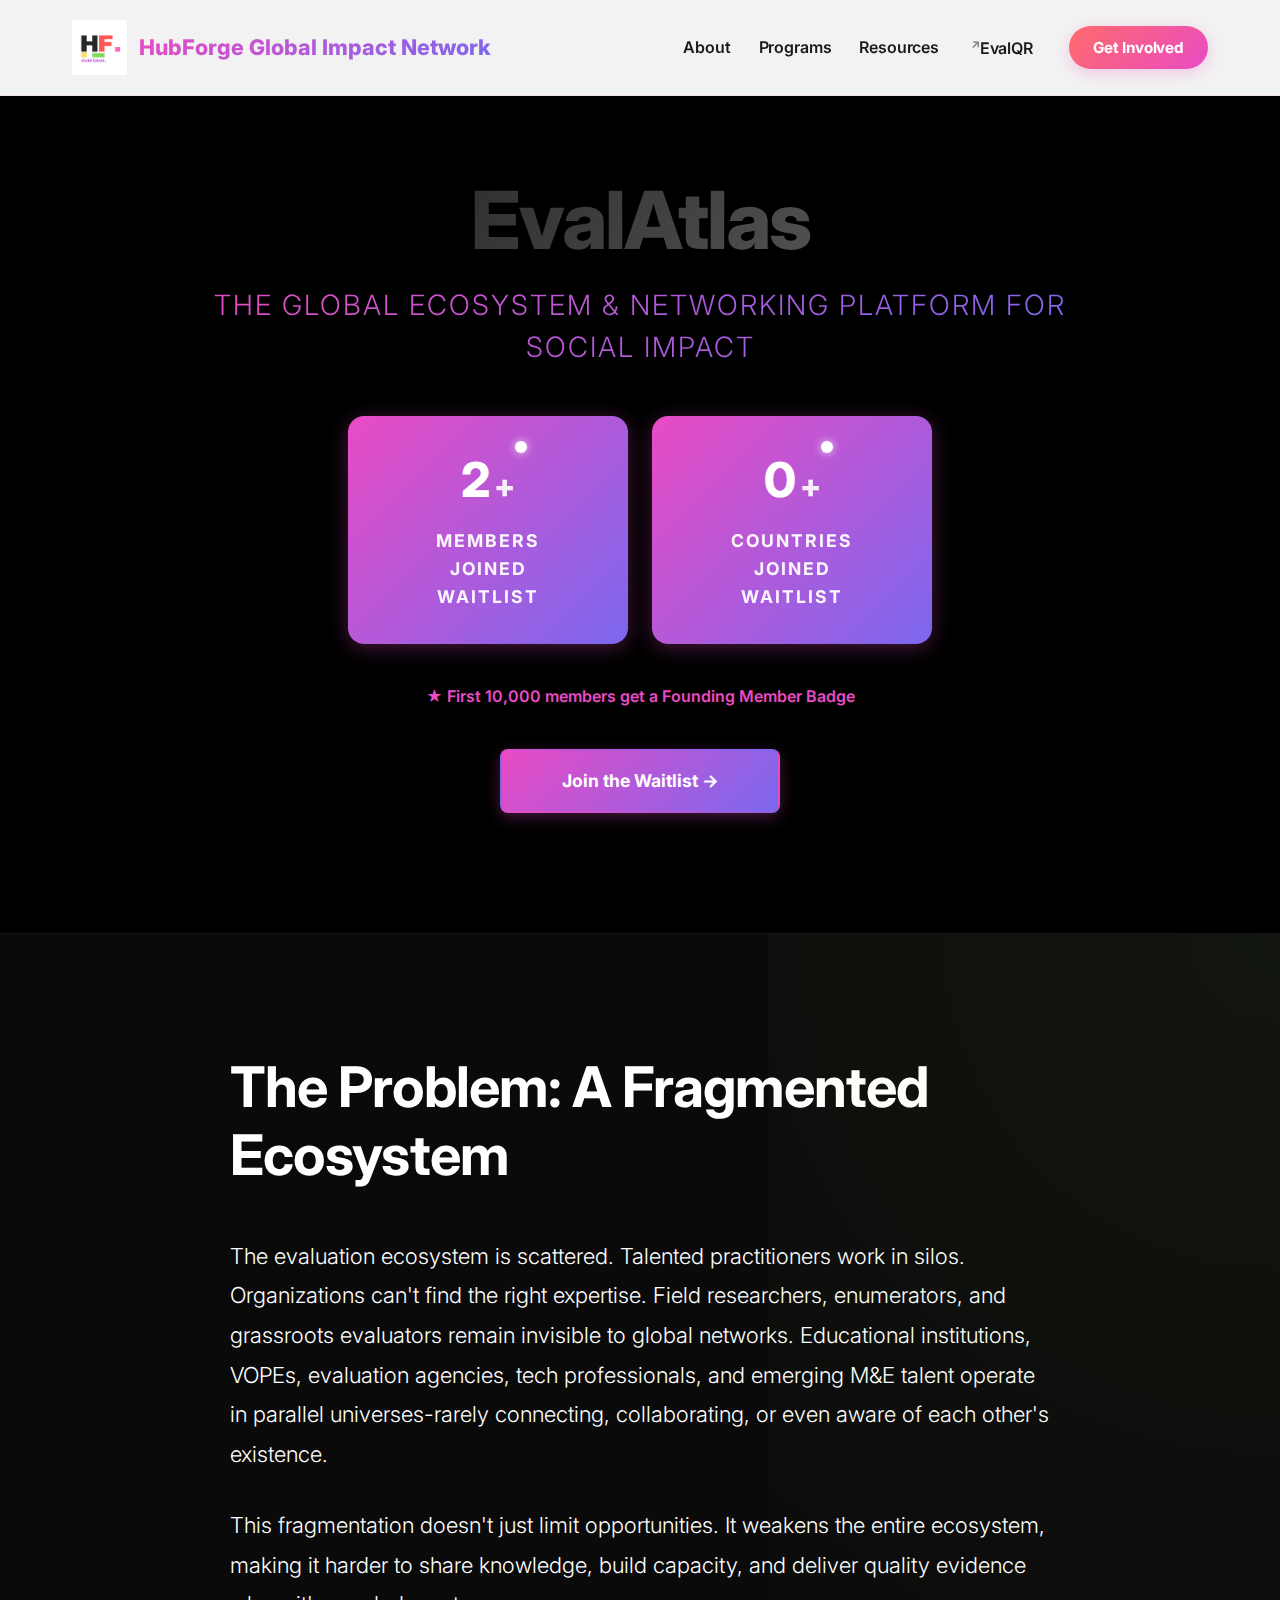
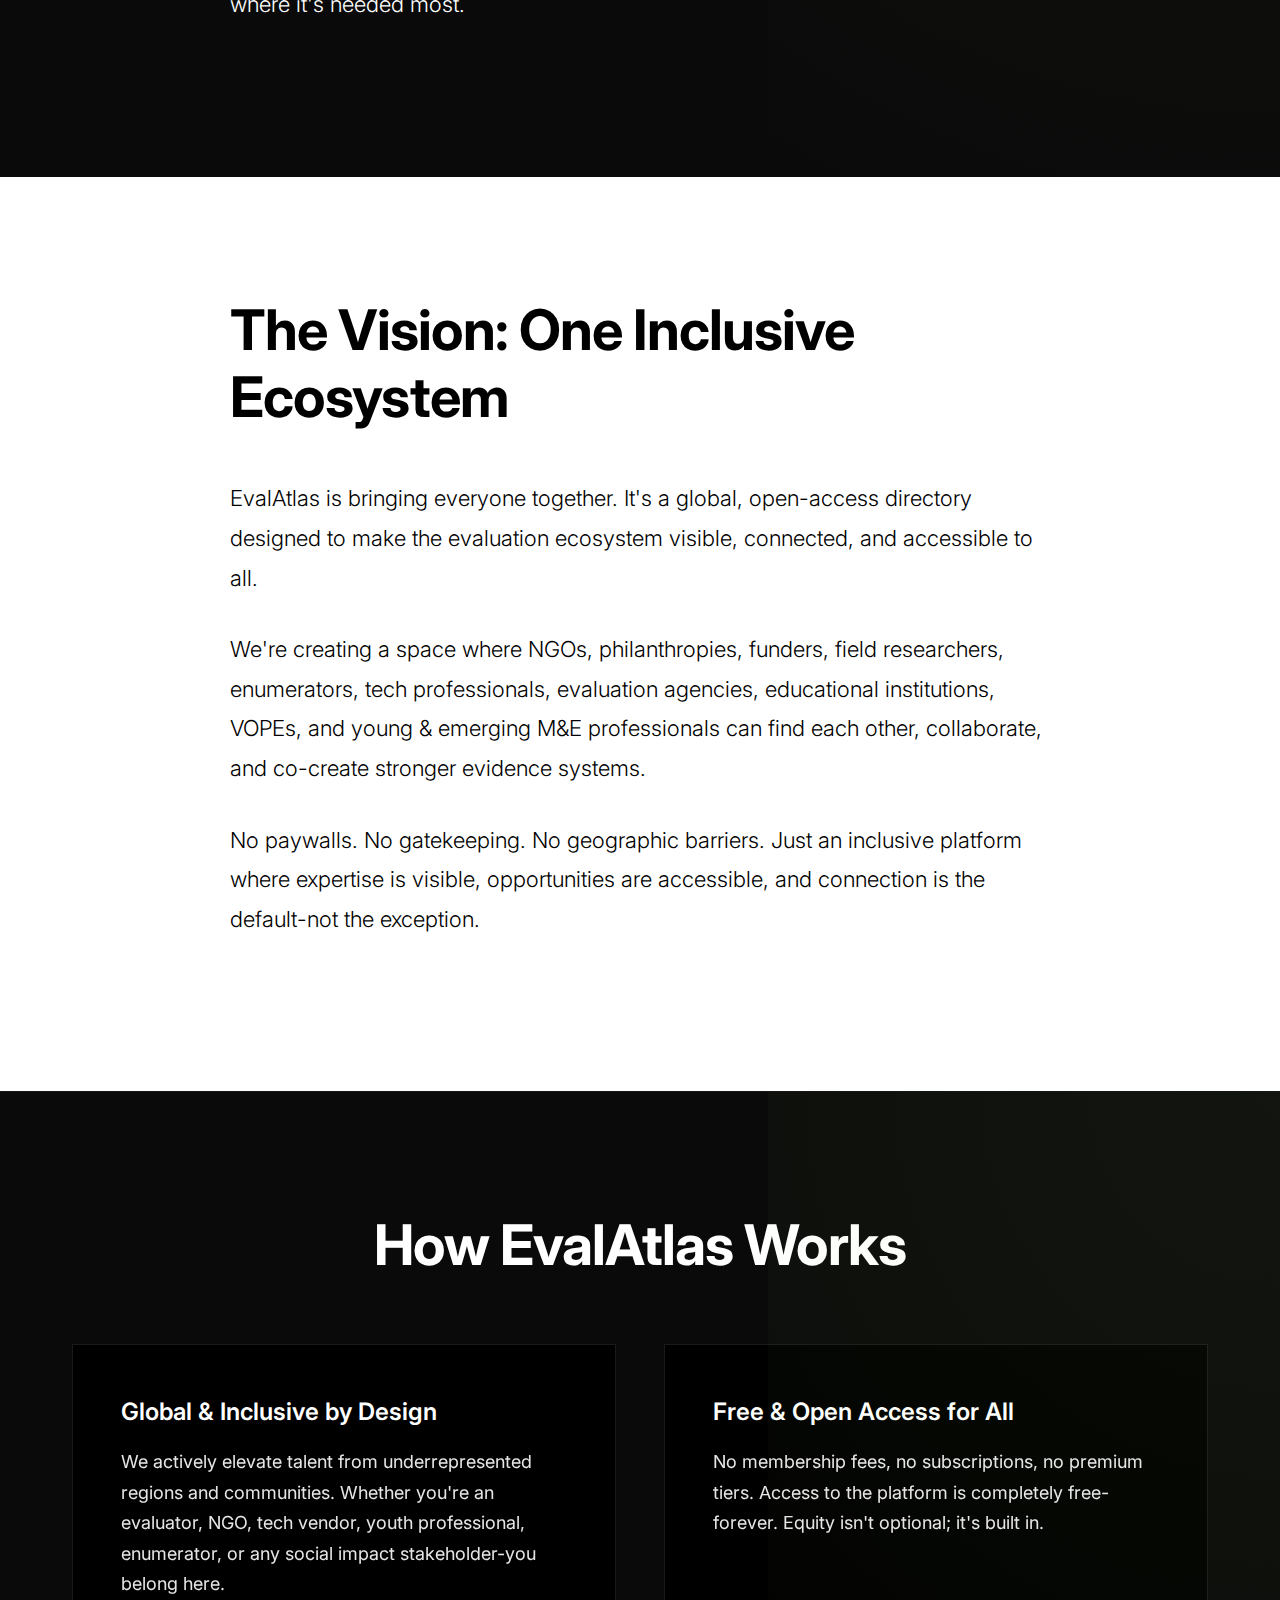
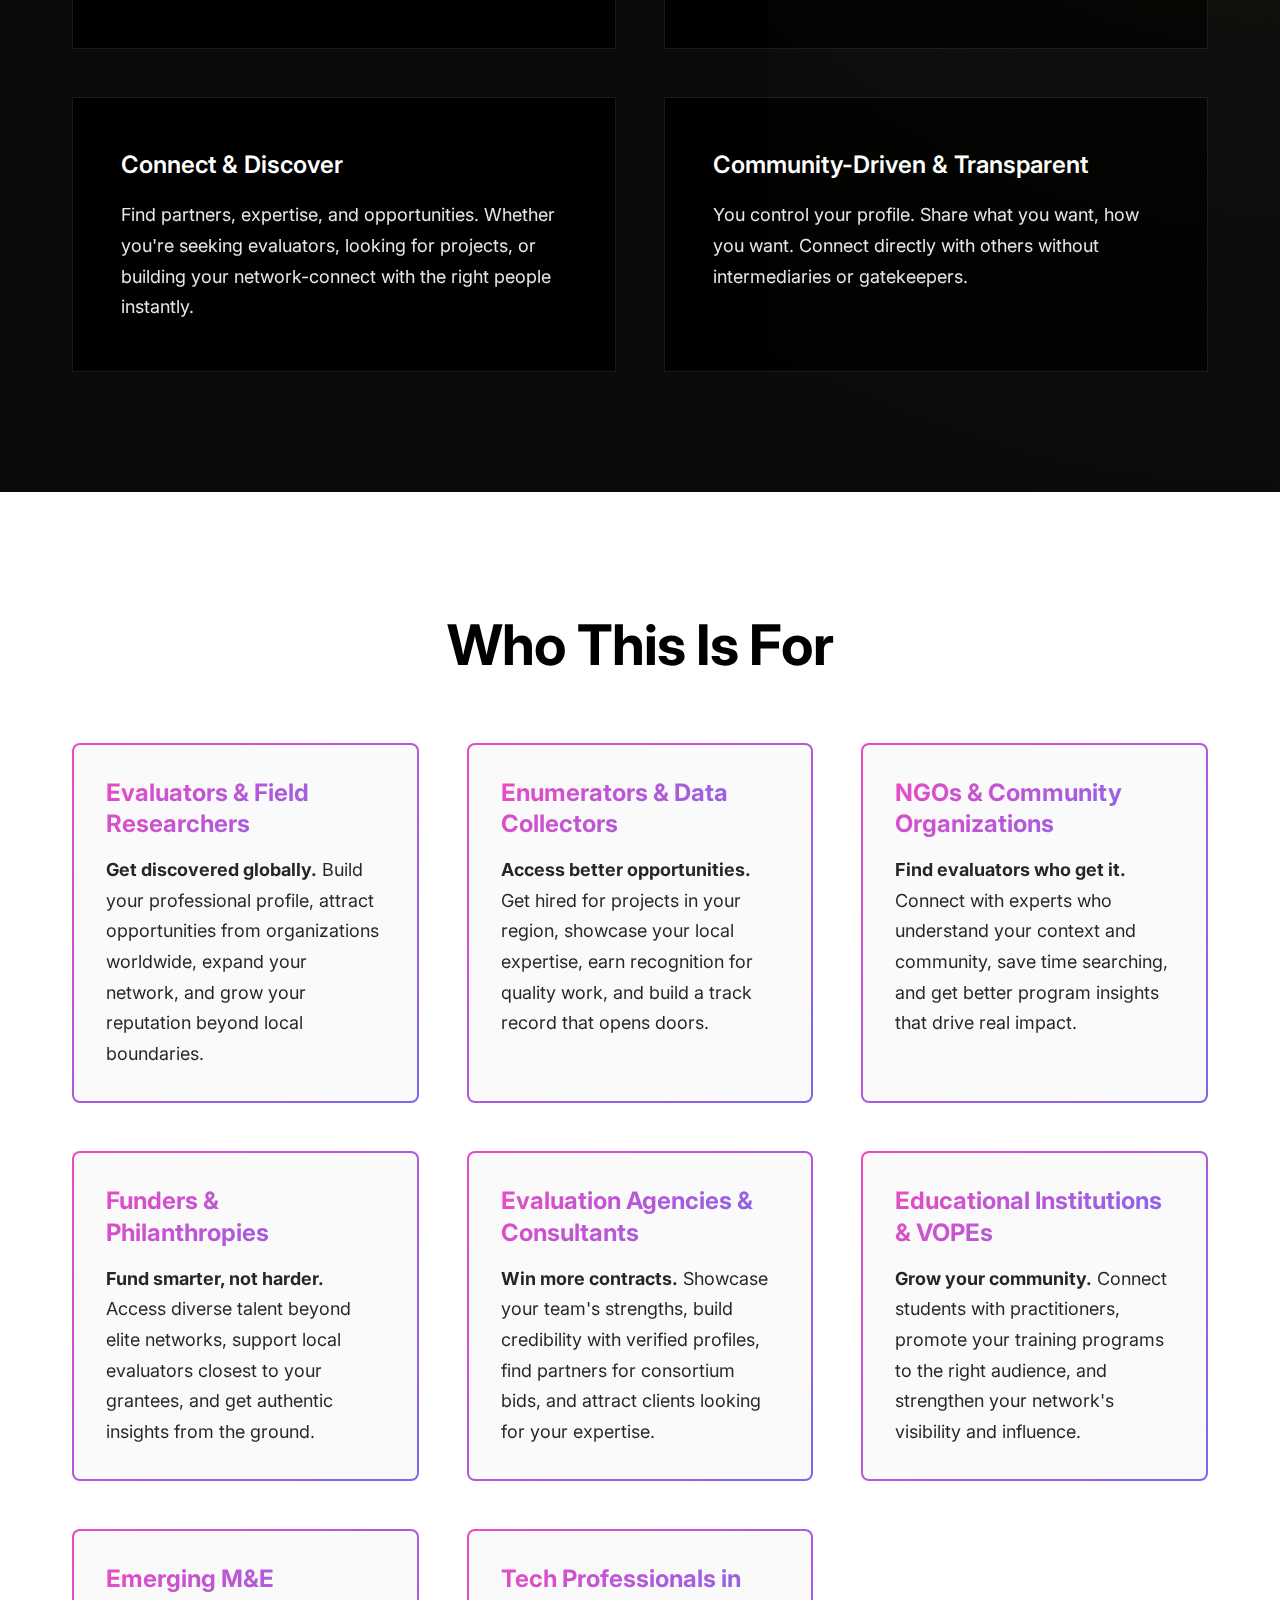
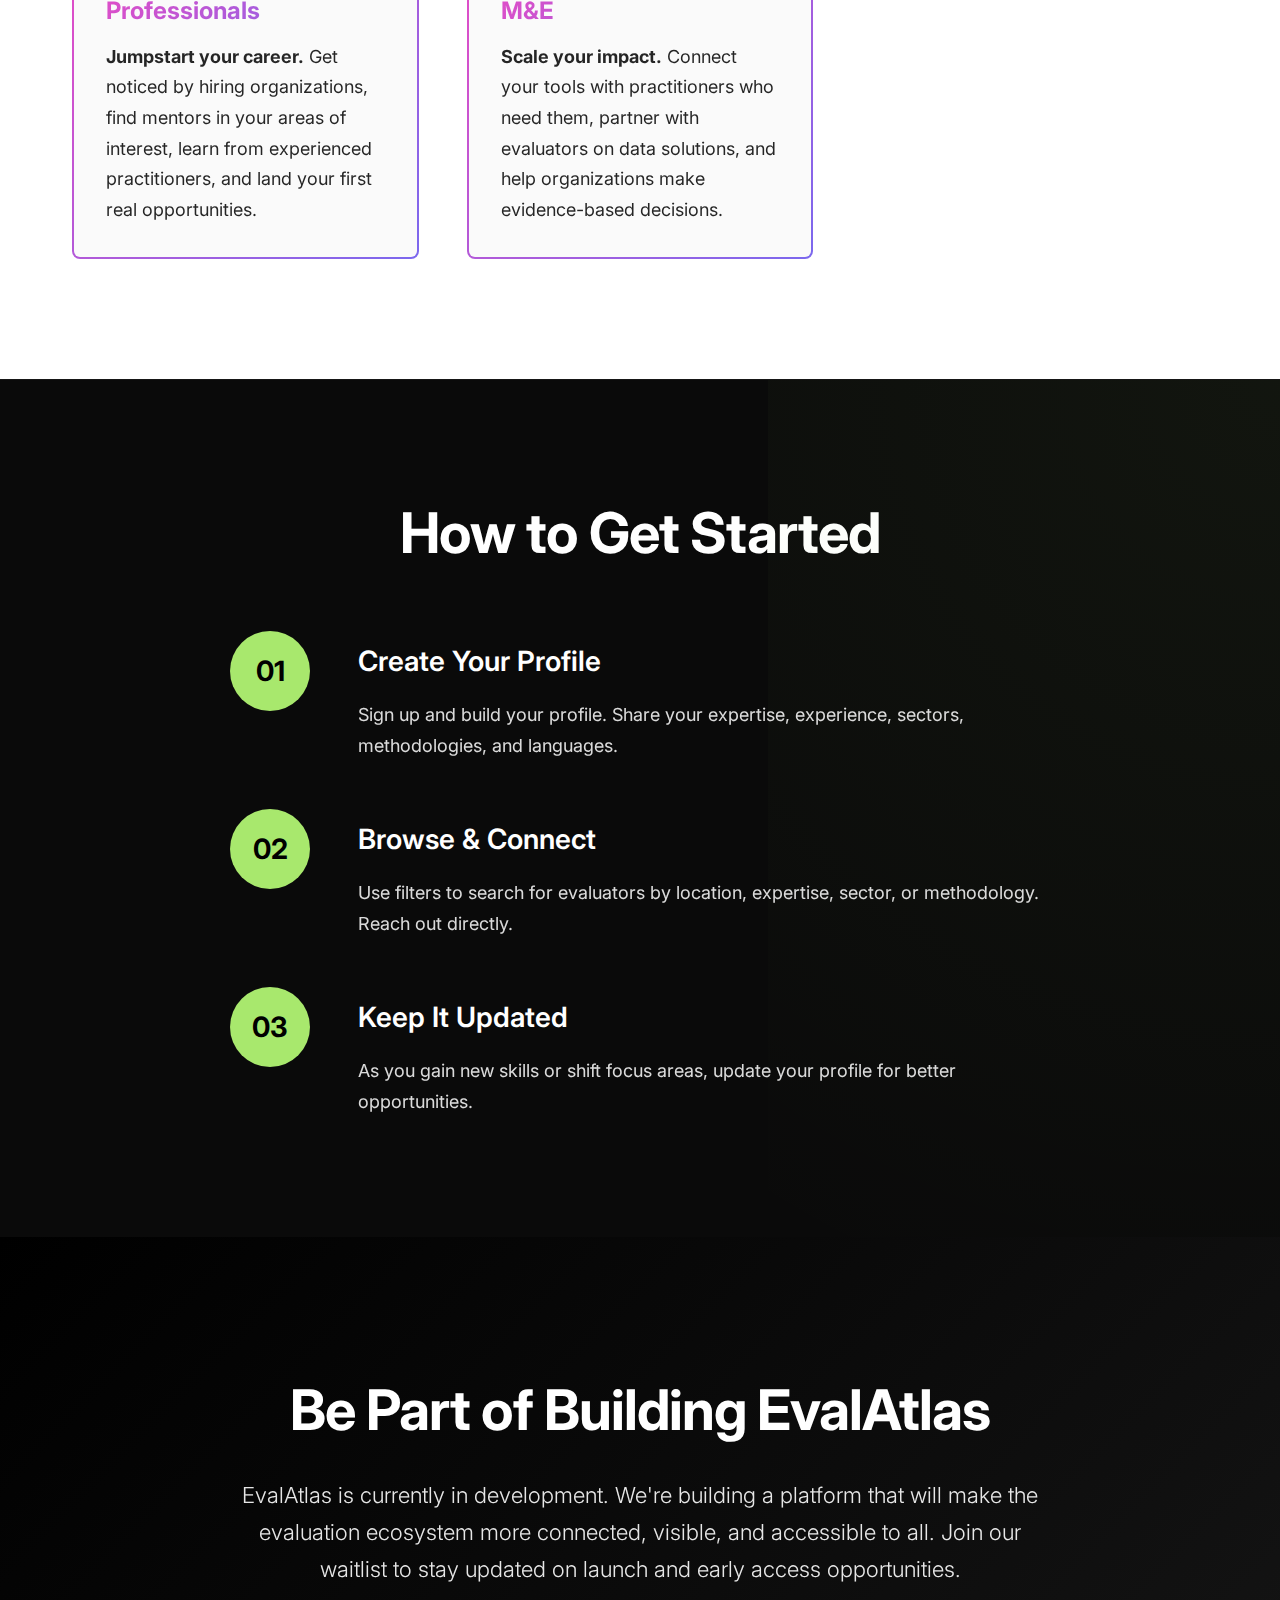
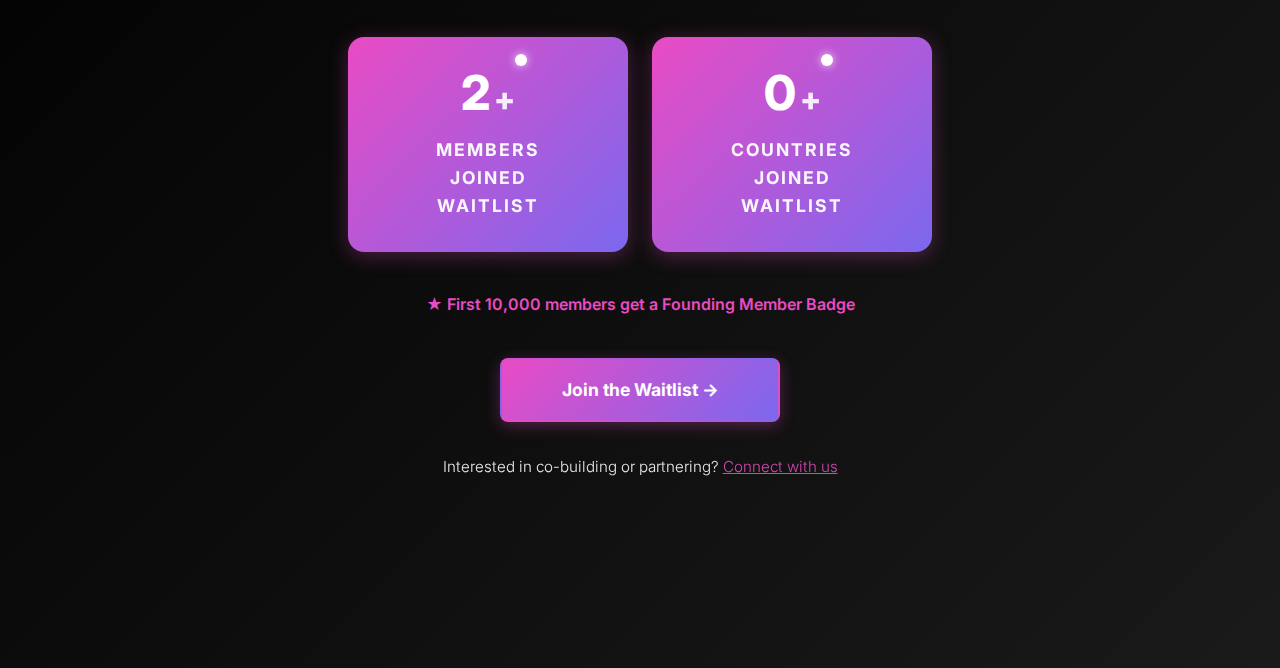
<file: docs/evalatlas.html>
<!DOCTYPE html>
<html lang="en">
<head>
    <meta charset="UTF-8">
    <meta name="viewport" content="width=device-width, initial-scale=1.0">
    
    <!-- SEO Meta Tags -->
    <meta name="description" content="EvalAtlas - The global networking platform for social impact. Connect with evaluators, find opportunities, and grow your practice. Join 10,000+ professionals worldwide.">
    <meta name="keywords" content="evaluation network, social impact professionals, MERL community, evaluator directory, impact jobs, evaluation community, global evaluators">
    <meta name="author" content="HubForge Global Impact Network">
    <meta name="robots" content="index, follow">
    <link rel="canonical" href="https://www.hubforgeglobal.com/evalatlas.html">
    
    <!-- Open Graph / Facebook -->
    <meta property="og:type" content="website">
    <meta property="og:url" content="https://www.hubforgeglobal.com/evalatlas.html">
    <meta property="og:title" content="EvalAtlas | Connect. Learn. Grow.">
    <meta property="og:description" content="The global networking platform for social impact professionals. Find collaborators, opportunities, and resources.">
    <meta property="og:image" content="https://www.hubforgeglobal.com/assets/images/banner-optimized.jpg">
    <meta property="og:site_name" content="HubForge Global Impact Network">

    <!-- Twitter -->
    <meta name="twitter:card" content="summary_large_image">
    <meta name="twitter:url" content="https://www.hubforgeglobal.com/evalatlas.html">
    <meta name="twitter:title" content="EvalAtlas | Connect. Learn. Grow.">
    <meta name="twitter:description" content="The global networking platform for social impact professionals. Join free.">
    <meta name="twitter:image" content="https://www.hubforgeglobal.com/assets/images/banner-optimized.jpg">
    
    <title>EvalAtlas | Global Networking for Social Impact | HubForge</title>
    
    <link rel="preconnect" href="https://fonts.googleapis.com">
    <link rel="preconnect" href="https://fonts.gstatic.com" crossorigin>
    <link href="https://fonts.googleapis.com/css2?family=Inter:wght@300;400;600;700;800&display=swap" rel="stylesheet">
    
    <link rel="icon" type="image/png" href="./assets/images/logo-small.png">
    <link rel="stylesheet" href="./assets/css/style.css">
    
    <!-- JSON-LD Structured Data -->
    <script type="application/ld+json">
    {
        "@context": "https://schema.org",
        "@type": "WebApplication",
        "name": "EvalAtlas",
        "applicationCategory": "ProfessionalNetworkingApplication",
        "description": "The global networking platform for social impact professionals. Connect with evaluators, find opportunities, and grow your practice.",
        "provider": {
            "@type": "NGO",
            "name": "HubForge Global Impact Network",
            "url": "https://www.hubforgeglobal.com"
        },
        "url": "https://www.hubforgeglobal.com/evalatlas.html",
        "operatingSystem": "Web Browser",
        "offers": {
            "@type": "Offer",
            "price": "0",
            "priceCurrency": "USD",
            "description": "Free to join"
        },
        "featureList": [
            "Professional networking",
            "Job opportunities",
            "Resource library",
            "Global community"
        ]
    }
    </script>
</head>
<body>
    <!-- Navigation -->
    <nav class="nav" id="navbar" role="navigation">
        <div class="container nav-container">
            <a href="index.html" class="nav-logo">
                <img src="./assets/images/logo.png" alt="HubForge Logo" width="50" height="50">
                <span class="nav-brand">HubForge Global Impact Network</span>
            </a>
            
            <button class="nav-toggle" id="navToggle" aria-label="Toggle menu">
                <span></span>
                <span></span>
                <span></span>
            </button>
            
            <ul class="nav-menu" id="navMenu">
                <li><a href="index.html#about" class="nav-link">About</a></li>
                <li><a href="index.html#programs" class="nav-link">Programs</a></li>
                <li><a href="resource-hub/" class="nav-link">Resources</a></li>
                <li><a href="https://evalqrapp.com/" class="nav-link" target="_blank" rel="noopener noreferrer">EvalQR</a></li>
                <li><a href="index.html#contact" class="nav-link nav-cta">Get Involved</a></li>
            </ul>
        </div>
    </nav>

    <!-- Hero Section -->
    <section class="page-hero">
        <div class="container">
            <div class="hero-content">
                <h1 class="hero-title">EvalAtlas</h1>
                <p class="hero-subtitle">The global ecosystem & networking platform for social impact</p>
                <div class="waitlist-cta">
                    <div class="waitlist-counters-row">
                        <div class="waitlist-counter">
                            <div class="counter-number-wrapper">
                                <span class="counter-number" id="waitlistCount">0</span><span class="counter-plus">+</span>
                            </div>
                            <span class="counter-label">Members Joined Waitlist</span>
                        </div>
                        <div class="waitlist-counter">
                            <div class="counter-number-wrapper">
                                <span class="counter-number" id="countriesCount">0</span><span class="counter-plus">+</span>
                            </div>
                            <span class="counter-label">Countries Joined Waitlist</span>
                        </div>
                    </div>
                    <p class="founding-badge-note">★ First 10,000 members get a Founding Member Badge</p>
                    <a href="https://tally.so/r/nPxxzd" target="_blank" rel="noopener noreferrer" class="btn btn-waitlist">Join the Waitlist →</a>
                </div>
            </div>
        </div>
    </section>

    <!-- Overview -->
    <section class="section-dark">
        <div class="container-narrow">
            <h2 class="section-heading">The Problem: A Fragmented Ecosystem</h2>
            <p class="large-text">The evaluation ecosystem is scattered. Talented practitioners work in silos. Organizations can't find the right expertise. Field researchers, enumerators, and grassroots evaluators remain invisible to global networks. Educational institutions, VOPEs, evaluation agencies, tech professionals, and emerging M&E talent operate in parallel universes-rarely connecting, collaborating, or even aware of each other's existence.</p>
            <p class="large-text">This fragmentation doesn't just limit opportunities. It weakens the entire ecosystem, making it harder to share knowledge, build capacity, and deliver quality evidence where it's needed most.</p>
        </div>
    </section>

    <!-- Vision -->
    <section class="section-light">
        <div class="container-narrow">
            <h2 class="section-heading">The Vision: One Inclusive Ecosystem</h2>
            <p class="large-text">EvalAtlas is bringing everyone together. It's a global, open-access directory designed to make the evaluation ecosystem visible, connected, and accessible to all.</p>
            <p class="large-text">We're creating a space where NGOs, philanthropies, funders, field researchers, enumerators, tech professionals, evaluation agencies, educational institutions, VOPEs, and young & emerging M&E professionals can find each other, collaborate, and co-create stronger evidence systems.</p>
            <p class="large-text">No paywalls. No gatekeeping. No geographic barriers. Just an inclusive platform where expertise is visible, opportunities are accessible, and connection is the default-not the exception.</p>
        </div>
    </section>

    <!-- Key Features -->
    <section class="section-dark">
        <div class="container">
            <h2 class="section-heading-center">How EvalAtlas Works</h2>
            <div class="grid-2">
                <div class="card-modern">
                    <h3 class="card-title">Global & Inclusive by Design</h3>
                    <p class="card-text">We actively elevate talent from underrepresented regions and communities. Whether you're an evaluator, NGO, tech vendor, youth professional, enumerator, or any social impact stakeholder-you belong here.</p>
                </div>
                
                <div class="card-modern">
                    <h3 class="card-title">Free & Open Access for All</h3>
                    <p class="card-text">No membership fees, no subscriptions, no premium tiers. Access to the platform is completely free-forever. Equity isn't optional; it's built in.</p>
                </div>
                
                <div class="card-modern">
                    <h3 class="card-title">Connect & Discover</h3>
                    <p class="card-text">Find partners, expertise, and opportunities. Whether you're seeking evaluators, looking for projects, or building your network-connect with the right people instantly.</p>
                </div>
                
                <div class="card-modern">
                    <h3 class="card-title">Community-Driven & Transparent</h3>
                    <p class="card-text">You control your profile. Share what you want, how you want. Connect directly with others without intermediaries or gatekeepers.</p>
                </div>
            </div>
        </div>
    </section>

    <!-- Who It's For -->
    <section class="section-light">
        <div class="container">
            <h2 class="section-heading-center">Who This Is For</h2>
            <div class="grid-3">
                <div class="feature-block">
                    <h3 class="feature-title">Evaluators & Field Researchers</h3>
                    <p class="feature-text"><strong>Get discovered globally.</strong> Build your professional profile, attract opportunities from organizations worldwide, expand your network, and grow your reputation beyond local boundaries.</p>
                </div>
                
                <div class="feature-block">
                    <h3 class="feature-title">Enumerators & Data Collectors</h3>
                    <p class="feature-text"><strong>Access better opportunities.</strong> Get hired for projects in your region, showcase your local expertise, earn recognition for quality work, and build a track record that opens doors.</p>
                </div>
                
                <div class="feature-block">
                    <h3 class="feature-title">NGOs & Community Organizations</h3>
                    <p class="feature-text"><strong>Find evaluators who get it.</strong> Connect with experts who understand your context and community, save time searching, and get better program insights that drive real impact.</p>
                </div>
                
                <div class="feature-block">
                    <h3 class="feature-title">Funders & Philanthropies</h3>
                    <p class="feature-text"><strong>Fund smarter, not harder.</strong> Access diverse talent beyond elite networks, support local evaluators closest to your grantees, and get authentic insights from the ground.</p>
                </div>
                
                <div class="feature-block">
                    <h3 class="feature-title">Evaluation Agencies & Consultants</h3>
                    <p class="feature-text"><strong>Win more contracts.</strong> Showcase your team's strengths, build credibility with verified profiles, find partners for consortium bids, and attract clients looking for your expertise.</p>
                </div>
                
                <div class="feature-block">
                    <h3 class="feature-title">Educational Institutions & VOPEs</h3>
                    <p class="feature-text"><strong>Grow your community.</strong> Connect students with practitioners, promote your training programs to the right audience, and strengthen your network's visibility and influence.</p>
                </div>
                
                <div class="feature-block">
                    <h3 class="feature-title">Emerging M&E Professionals</h3>
                    <p class="feature-text"><strong>Jumpstart your career.</strong> Get noticed by hiring organizations, find mentors in your areas of interest, learn from experienced practitioners, and land your first real opportunities.</p>
                </div>
                
                <div class="feature-block">
                    <h3 class="feature-title">Tech Professionals in M&E</h3>
                    <p class="feature-text"><strong>Scale your impact.</strong> Connect your tools with practitioners who need them, partner with evaluators on data solutions, and help organizations make evidence-based decisions.</p>
                </div>
            </div>
        </div>
    </section>

    <!-- How to Get Started -->
    <section class="section-dark">
        <div class="container-narrow">
            <h2 class="section-heading-center">How to Get Started</h2>
            <div class="process-grid">
                <div class="process-item">
                    <div class="process-number">01</div>
                    <div class="process-content">
                        <h3 class="process-title">Create Your Profile</h3>
                        <p class="process-text">Sign up and build your profile. Share your expertise, experience, sectors, methodologies, and languages.</p>
                    </div>
                </div>
                
                <div class="process-item">
                    <div class="process-number">02</div>
                    <div class="process-content">
                        <h3 class="process-title">Browse & Connect</h3>
                        <p class="process-text">Use filters to search for evaluators by location, expertise, sector, or methodology. Reach out directly.</p>
                    </div>
                </div>
                
                <div class="process-item">
                    <div class="process-number">03</div>
                    <div class="process-content">
                        <h3 class="process-title">Keep It Updated</h3>
                        <p class="process-text">As you gain new skills or shift focus areas, update your profile for better opportunities.</p>
                    </div>
                </div>
            </div>
        </div>
    </section>

    <!-- Waitlist CTA Section -->
    <section class="section-cta-dark">
        <div class="container-narrow text-center">
            <h2 class="cta-heading">Be Part of Building EvalAtlas</h2>
            <p class="cta-text">EvalAtlas is currently in development. We're building a platform that will make the evaluation ecosystem more connected, visible, and accessible to all. Join our waitlist to stay updated on launch and early access opportunities.</p>
            
            <div class="waitlist-cta-bottom">
                <div class="waitlist-counters-row">
                    <div class="waitlist-counter-bottom">
                        <div class="counter-number-wrapper">
                            <span class="counter-number" id="waitlistCountBottom">0</span><span class="counter-plus">+</span>
                        </div>
                        <span class="counter-label">Members Joined Waitlist</span>
                    </div>
                    <div class="waitlist-counter-bottom">
                        <div class="counter-number-wrapper">
                            <span class="counter-number" id="countriesCountBottom">0</span><span class="counter-plus">+</span>
                        </div>
                        <span class="counter-label">Countries Joined Waitlist</span>
                    </div>
                </div>
                <p class="founding-badge-note">★ First 10,000 members get a Founding Member Badge</p>
                <a href="https://tally.so/r/nPxxzd" target="_blank" rel="noopener noreferrer" class="btn-waitlist-large">Join the Waitlist →</a>
            </div>
            
            <p class="cta-text" style="margin-top: 2rem; font-size: 0.95rem;">Interested in co-building or partnering? <a href="index.html#contact" style="color: var(--color-pink); text-decoration: underline;">Connect with us</a></p>
        </div>
    </section>

    <script src="./assets/js/main.js" defer></script>
</body>
</html>
</file>
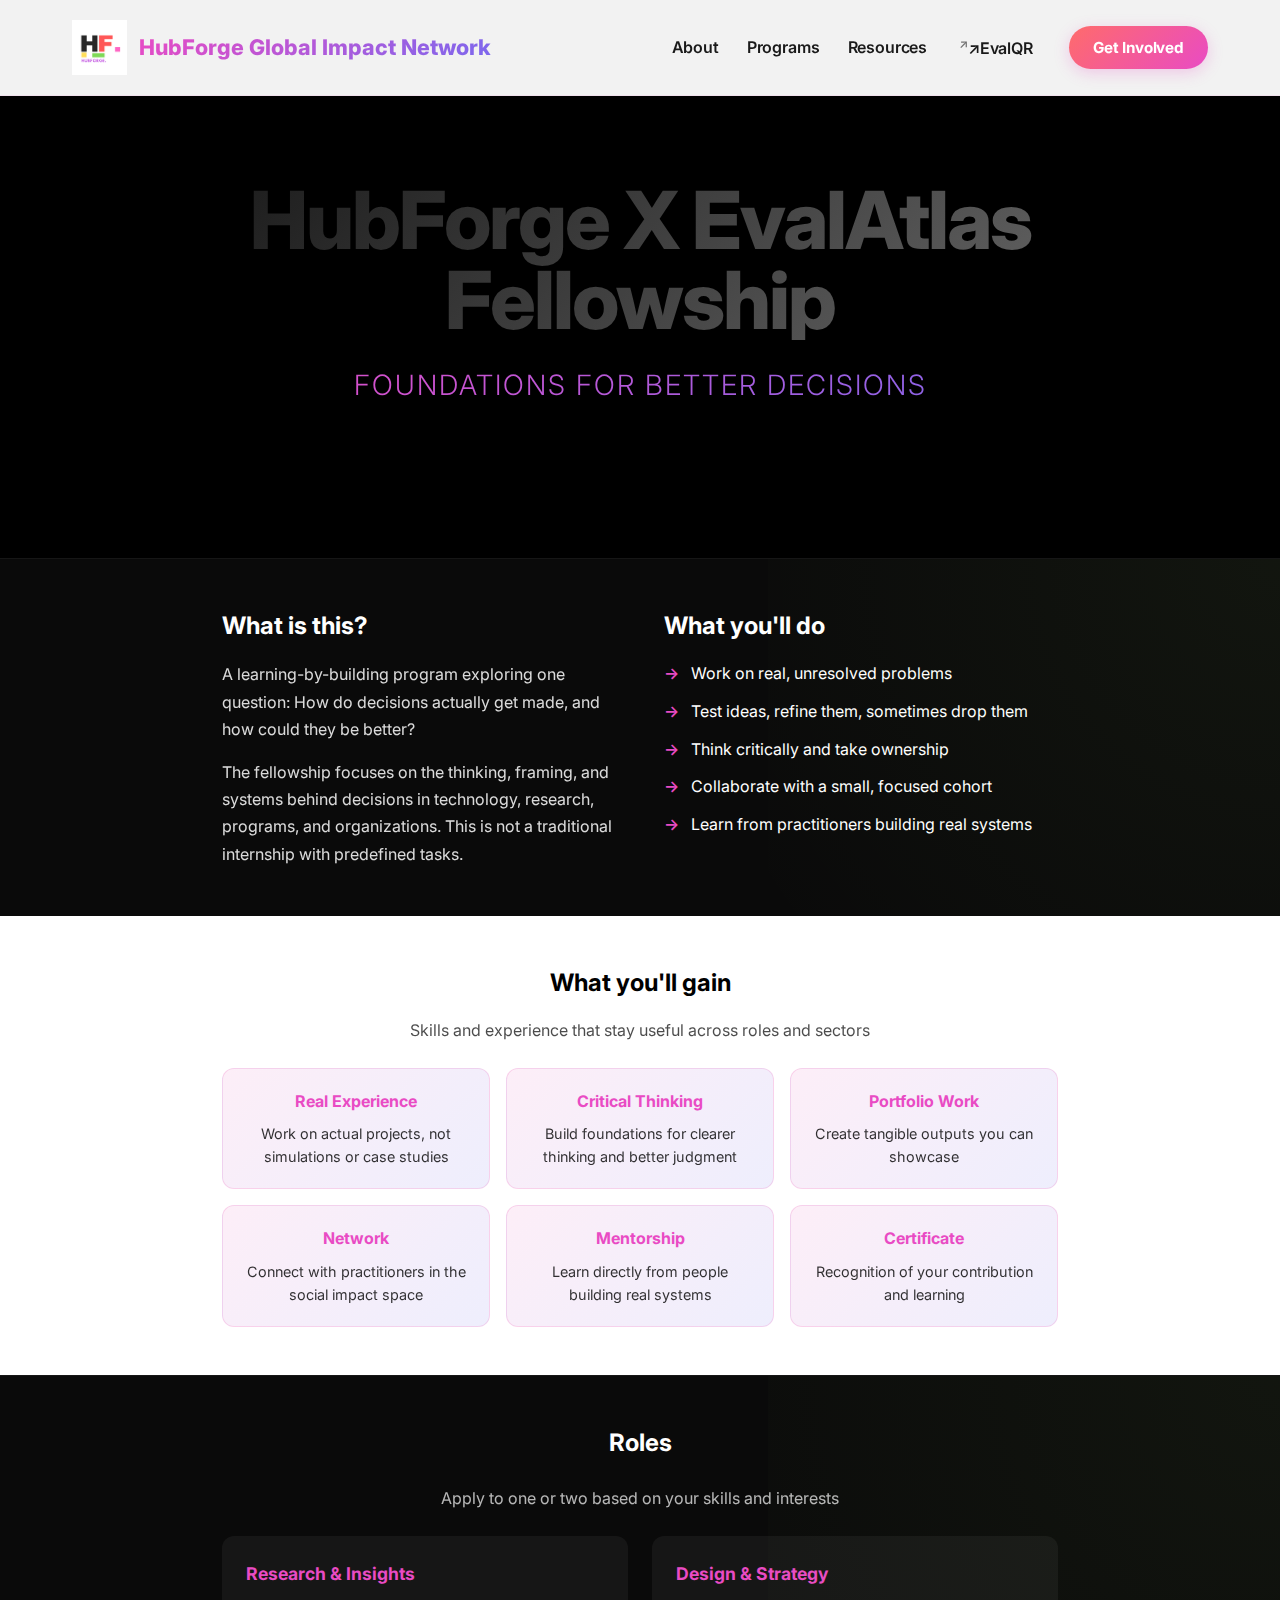
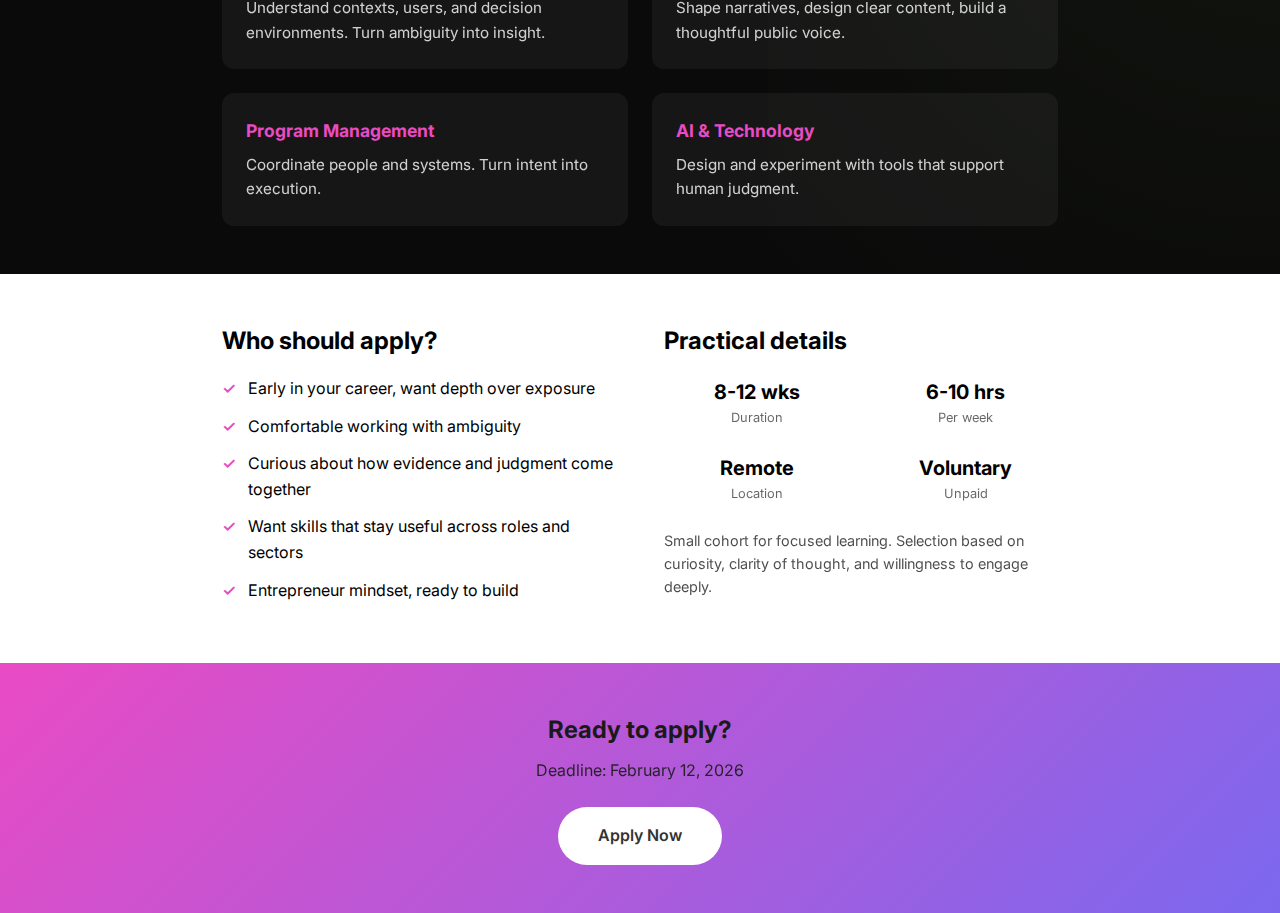
<file: docs/fellowship.html>
<!DOCTYPE html>
<html lang="en">
<head>
    <meta charset="UTF-8">
    <meta name="viewport" content="width=device-width, initial-scale=1.0">
    
    <meta name="description" content="The HubForge x EvalAtlas Fellowship. A hands-on program for curious minds exploring how decisions get made.">
    <meta name="keywords" content="fellowship, decision making, research, social impact, early career, remote">
    <meta name="author" content="HubForge Global Impact Network">
    <meta name="robots" content="index, follow">
    <link rel="canonical" href="https://www.hubforgeglobal.com/fellowship.html">
    
    <meta property="og:type" content="website">
    <meta property="og:url" content="https://www.hubforgeglobal.com/fellowship.html">
    <meta property="og:title" content="The Fellowship | HubForge x EvalAtlas">
    <meta property="og:description" content="A hands-on program for curious minds exploring how decisions get made.">
    <meta property="og:image" content="https://www.hubforgeglobal.com/assets/images/banner-optimized.jpg">
    <meta property="og:site_name" content="HubForge Global Impact Network">

    <meta name="twitter:card" content="summary_large_image">
    <meta name="twitter:url" content="https://www.hubforgeglobal.com/fellowship.html">
    <meta name="twitter:title" content="The Fellowship | HubForge x EvalAtlas">
    <meta name="twitter:description" content="Foundations for better decisions.">
    <meta name="twitter:image" content="https://www.hubforgeglobal.com/assets/images/banner-optimized.jpg">
    
    <title>The Fellowship | HubForge x EvalAtlas</title>
    
    <link rel="preconnect" href="https://fonts.googleapis.com">
    <link rel="preconnect" href="https://fonts.gstatic.com" crossorigin>
    <link href="https://fonts.googleapis.com/css2?family=Inter:wght@300;400;600;700;800&display=swap" rel="stylesheet">
    
    <link rel="icon" type="image/png" href="./assets/images/logo-small.png">
    <link rel="stylesheet" href="./assets/css/style.css">
    
    <style>
        .fellowship-section { padding: 3rem 0; }
        .fellowship-grid { display: grid; grid-template-columns: repeat(2, 1fr); gap: 1.5rem; }
        .fellowship-card { background: rgba(255,255,255,0.05); border-radius: 12px; padding: 1.5rem; }
        .fellowship-card h3 { font-size: 1.1rem; margin-bottom: 0.5rem; color: var(--color-pink); }
        .fellowship-card p { opacity: 0.8; font-size: 0.95rem; margin: 0; }
        .fellowship-list { list-style: none; padding: 0; margin: 0; }
        .fellowship-list li { display: flex; align-items: flex-start; gap: 0.75rem; margin-bottom: 0.75rem; font-size: 1rem; }
        .fellowship-list li::before { content: "→"; color: var(--color-pink); font-weight: 600; }
        .fellowship-check li::before { content: "✓"; }
        .fellowship-stats { display: grid; grid-template-columns: repeat(4, 1fr); gap: 1rem; text-align: center; }
        .fellowship-stat-value { font-size: 1.25rem; font-weight: 700; }
        .fellowship-stat-label { font-size: 0.8rem; opacity: 0.6; }
        .fellowship-cta { background: linear-gradient(135deg, var(--color-pink), var(--color-purple)); padding: 3rem 0; text-align: center; }
        .fellowship-cta h2 { margin-bottom: 0.5rem; }
        .fellowship-cta .deadline { opacity: 0.9; margin-bottom: 1.5rem; }
        .fellowship-cta .btn { background: #fff; color: #333; padding: 1rem 2.5rem; border-radius: 50px; font-weight: 600; text-decoration: none; display: inline-block; }
        .fellowship-cta .btn:hover { transform: translateY(-2px); box-shadow: 0 4px 20px rgba(0,0,0,0.2); }
        .gain-card { background: linear-gradient(135deg, rgba(233,89,182,0.1), rgba(89,89,233,0.1)); border: 1px solid rgba(233,89,182,0.2); border-radius: 12px; padding: 1.25rem; text-align: center; }
        .gain-card h4 { color: var(--color-pink); font-size: 1rem; margin-bottom: 0.5rem; }
        .gain-card p { font-size: 0.9rem; opacity: 0.8; margin: 0; }
        @media (max-width: 768px) {
            .fellowship-grid, .fellowship-stats { grid-template-columns: 1fr; }
            .fellowship-stats { grid-template-columns: repeat(2, 1fr); }
            .two-col { grid-template-columns: 1fr !important; }
            .gain-grid { grid-template-columns: 1fr !important; }
        }
    </style>
</head>
<body>
    <nav class="nav" id="navbar" role="navigation">
        <div class="container nav-container">
            <a href="index.html" class="nav-logo">
                <img src="./assets/images/logo.png" alt="HubForge Logo" width="50" height="50">
                <span class="nav-brand">HubForge Global Impact Network</span>
            </a>
            <button class="nav-toggle" id="navToggle" aria-label="Toggle menu">
                <span></span><span></span><span></span>
            </button>
            <ul class="nav-menu" id="navMenu">
                <li><a href="index.html#about" class="nav-link">About</a></li>
                <li><a href="index.html#programs" class="nav-link">Programs</a></li>
                <li><a href="resource-hub/" class="nav-link">Resources</a></li>
                <li><a href="https://evalqrapp.com/" class="nav-link" target="_blank" rel="noopener noreferrer">↗EvalQR</a></li>
                <li><a href="index.html#contact" class="nav-link nav-cta">Get Involved</a></li>
            </ul>
        </div>
    </nav>

    <section class="page-hero">
        <div class="container">
            <div class="hero-content">
                <h1 class="hero-title">HubForge X EvalAtlas Fellowship</h1>
                <p class="hero-subtitle">Foundations for better decisions</p>
            </div>
        </div>
    </section>

    <section class="fellowship-section section-dark">
        <div class="container" style="max-width: 900px;">
            <div class="two-col" style="display: grid; grid-template-columns: 1fr 1fr; gap: 3rem; align-items: start;">
                <div>
                    <h2 style="font-size: 1.5rem; margin-bottom: 1rem;">What is this?</h2>
                    <p style="opacity: 0.85; line-height: 1.7; margin-bottom: 1rem;">A learning-by-building program exploring one question: How do decisions actually get made, and how could they be better?</p>
                    <p style="opacity: 0.85; line-height: 1.7;">The fellowship focuses on the thinking, framing, and systems behind decisions in technology, research, programs, and organizations. This is not a traditional internship with predefined tasks.</p>
                </div>
                <div>
                    <h2 style="font-size: 1.5rem; margin-bottom: 1rem;">What you'll do</h2>
                    <ul class="fellowship-list">
                        <li>Work on real, unresolved problems</li>
                        <li>Test ideas, refine them, sometimes drop them</li>
                        <li>Think critically and take ownership</li>
                        <li>Collaborate with a small, focused cohort</li>
                        <li>Learn from practitioners building real systems</li>
                    </ul>
                </div>
            </div>
        </div>
    </section>

    <section class="fellowship-section section-light">
        <div class="container" style="max-width: 900px;">
            <h2 style="font-size: 1.5rem; margin-bottom: 1rem; text-align: center;">What you'll gain</h2>
            <p style="text-align: center; opacity: 0.7; margin-bottom: 1.5rem;">Skills and experience that stay useful across roles and sectors</p>
            <div class="gain-grid" style="display: grid; grid-template-columns: repeat(3, 1fr); gap: 1rem;">
                <div class="gain-card">
                    <h4>Real Experience</h4>
                    <p>Work on actual projects, not simulations or case studies</p>
                </div>
                <div class="gain-card">
                    <h4>Critical Thinking</h4>
                    <p>Build foundations for clearer thinking and better judgment</p>
                </div>
                <div class="gain-card">
                    <h4>Portfolio Work</h4>
                    <p>Create tangible outputs you can showcase</p>
                </div>
                <div class="gain-card">
                    <h4>Network</h4>
                    <p>Connect with practitioners in the social impact space</p>
                </div>
                <div class="gain-card">
                    <h4>Mentorship</h4>
                    <p>Learn directly from people building real systems</p>
                </div>
                <div class="gain-card">
                    <h4>Certificate</h4>
                    <p>Recognition of your contribution and learning</p>
                </div>
            </div>
        </div>
    </section>

    <section class="fellowship-section section-dark">
        <div class="container" style="max-width: 900px;">
            <h2 style="font-size: 1.5rem; margin-bottom: 1.5rem; text-align: center;">Roles</h2>
            <p style="text-align: center; opacity: 0.7; margin-bottom: 1.5rem;">Apply to one or two based on your skills and interests</p>
            <div class="fellowship-grid">
                <div class="fellowship-card">
                    <h3>Research & Insights</h3>
                    <p>Understand contexts, users, and decision environments. Turn ambiguity into insight.</p>
                </div>
                <div class="fellowship-card">
                    <h3>Design & Strategy</h3>
                    <p>Shape narratives, design clear content, build a thoughtful public voice.</p>
                </div>
                <div class="fellowship-card">
                    <h3>Program Management</h3>
                    <p>Coordinate people and systems. Turn intent into execution.</p>
                </div>
                <div class="fellowship-card">
                    <h3>AI & Technology</h3>
                    <p>Design and experiment with tools that support human judgment.</p>
                </div>
            </div>
        </div>
    </section>

    <section class="fellowship-section section-light">
        <div class="container" style="max-width: 900px;">
            <div class="two-col" style="display: grid; grid-template-columns: 1fr 1fr; gap: 3rem; align-items: start;">
                <div>
                    <h2 style="font-size: 1.5rem; margin-bottom: 1rem;">Who should apply?</h2>
                    <ul class="fellowship-list fellowship-check">
                        <li>Early in your career, want depth over exposure</li>
                        <li>Comfortable working with ambiguity</li>
                        <li>Curious about how evidence and judgment come together</li>
                        <li>Want skills that stay useful across roles and sectors</li>
                        <li>Entrepreneur mindset, ready to build</li>
                    </ul>
                </div>
                <div>
                    <h2 style="font-size: 1.5rem; margin-bottom: 1rem;">Practical details</h2>
                    <div class="fellowship-stats" style="grid-template-columns: repeat(2, 1fr); gap: 1.5rem;">
                        <div><div class="fellowship-stat-value">8-12 wks</div><div class="fellowship-stat-label">Duration</div></div>
                        <div><div class="fellowship-stat-value">6-10 hrs</div><div class="fellowship-stat-label">Per week</div></div>
                        <div><div class="fellowship-stat-value">Remote</div><div class="fellowship-stat-label">Location</div></div>
                        <div><div class="fellowship-stat-value">Voluntary</div><div class="fellowship-stat-label">Unpaid</div></div>
                    </div>
                    <p style="margin-top: 1.5rem; opacity: 0.7; font-size: 0.9rem;">Small cohort for focused learning. Selection based on curiosity, clarity of thought, and willingness to engage deeply.</p>
                </div>
            </div>
        </div>
    </section>

    <section class="fellowship-cta">
        <div class="container">
            <h2>Ready to apply?</h2>
            <p class="deadline">Deadline: February 12, 2026</p>
            <a href="https://tally.so/r/dW0byV" target="_blank" rel="noopener noreferrer" class="btn">Apply Now</a>
        </div>
    </section>

    <script src="./assets/js/main.js?v=4" defer></script>
</body>
</html>
</file>
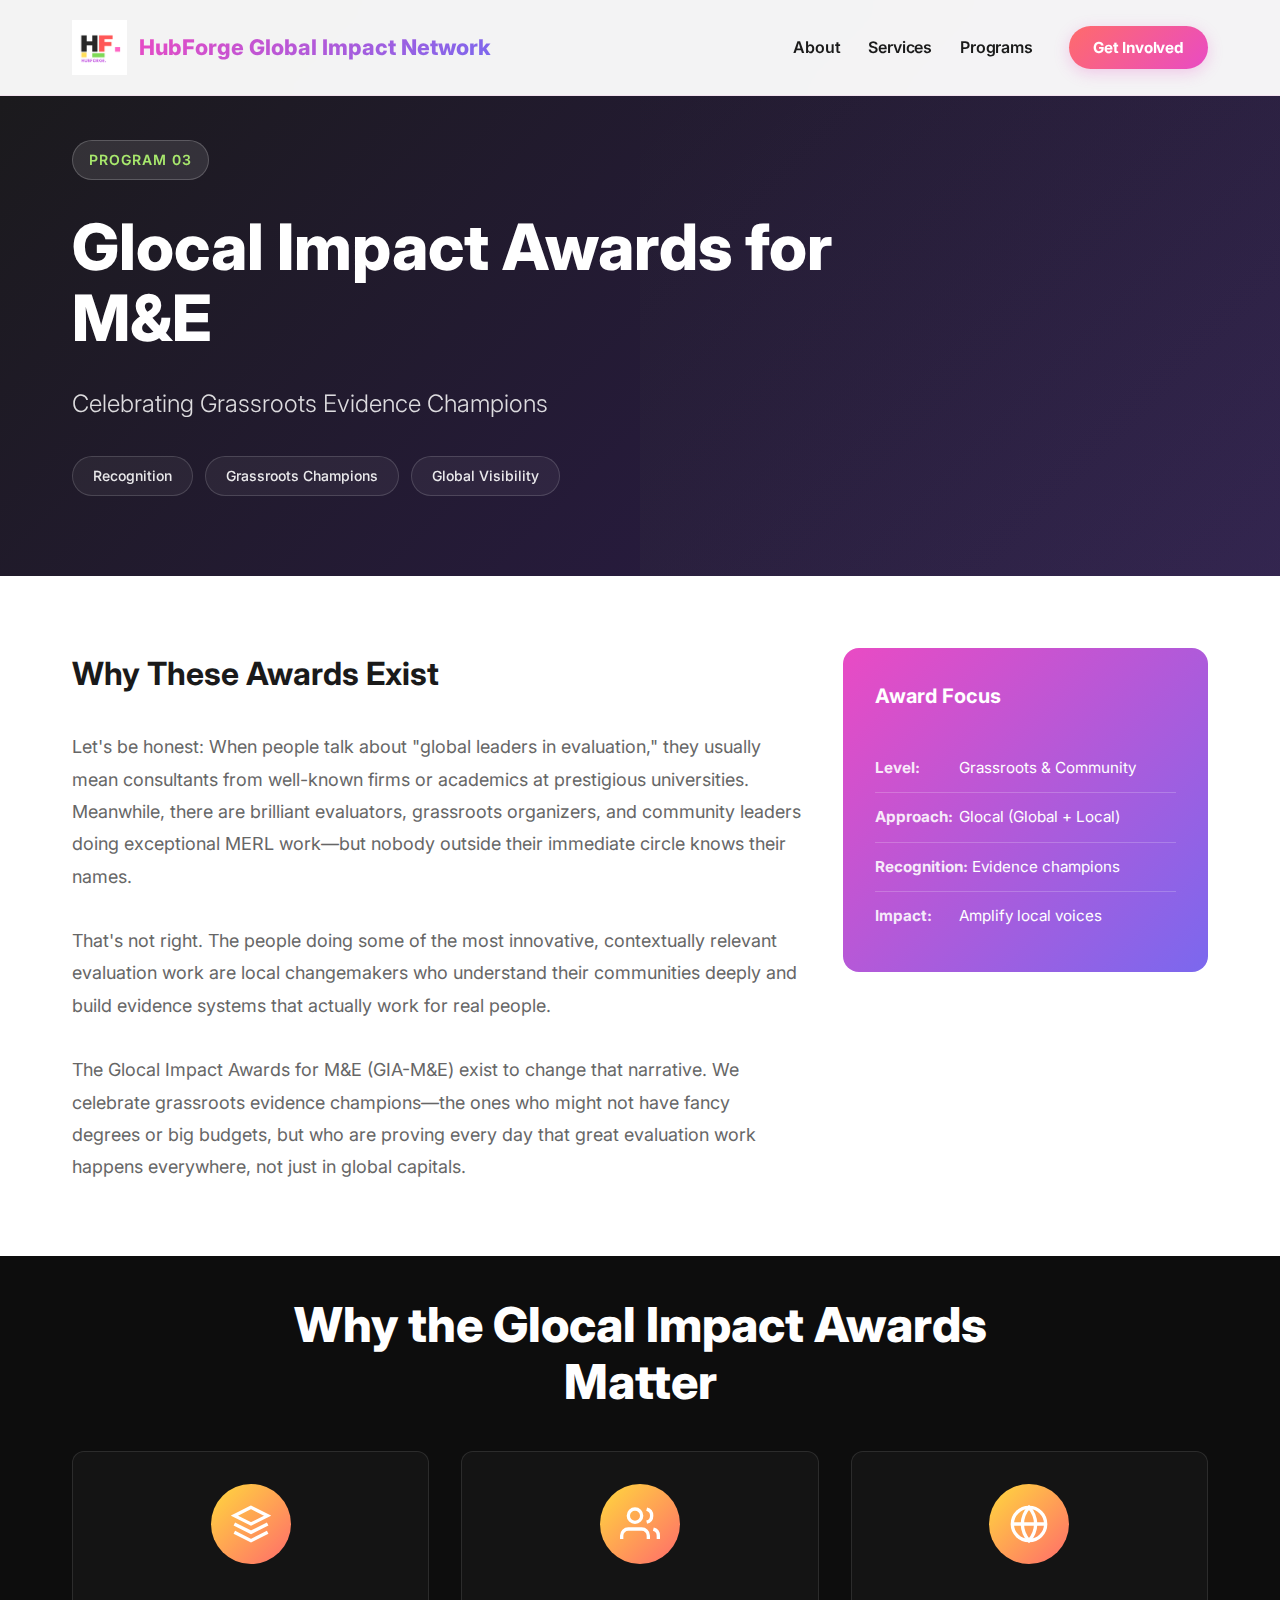
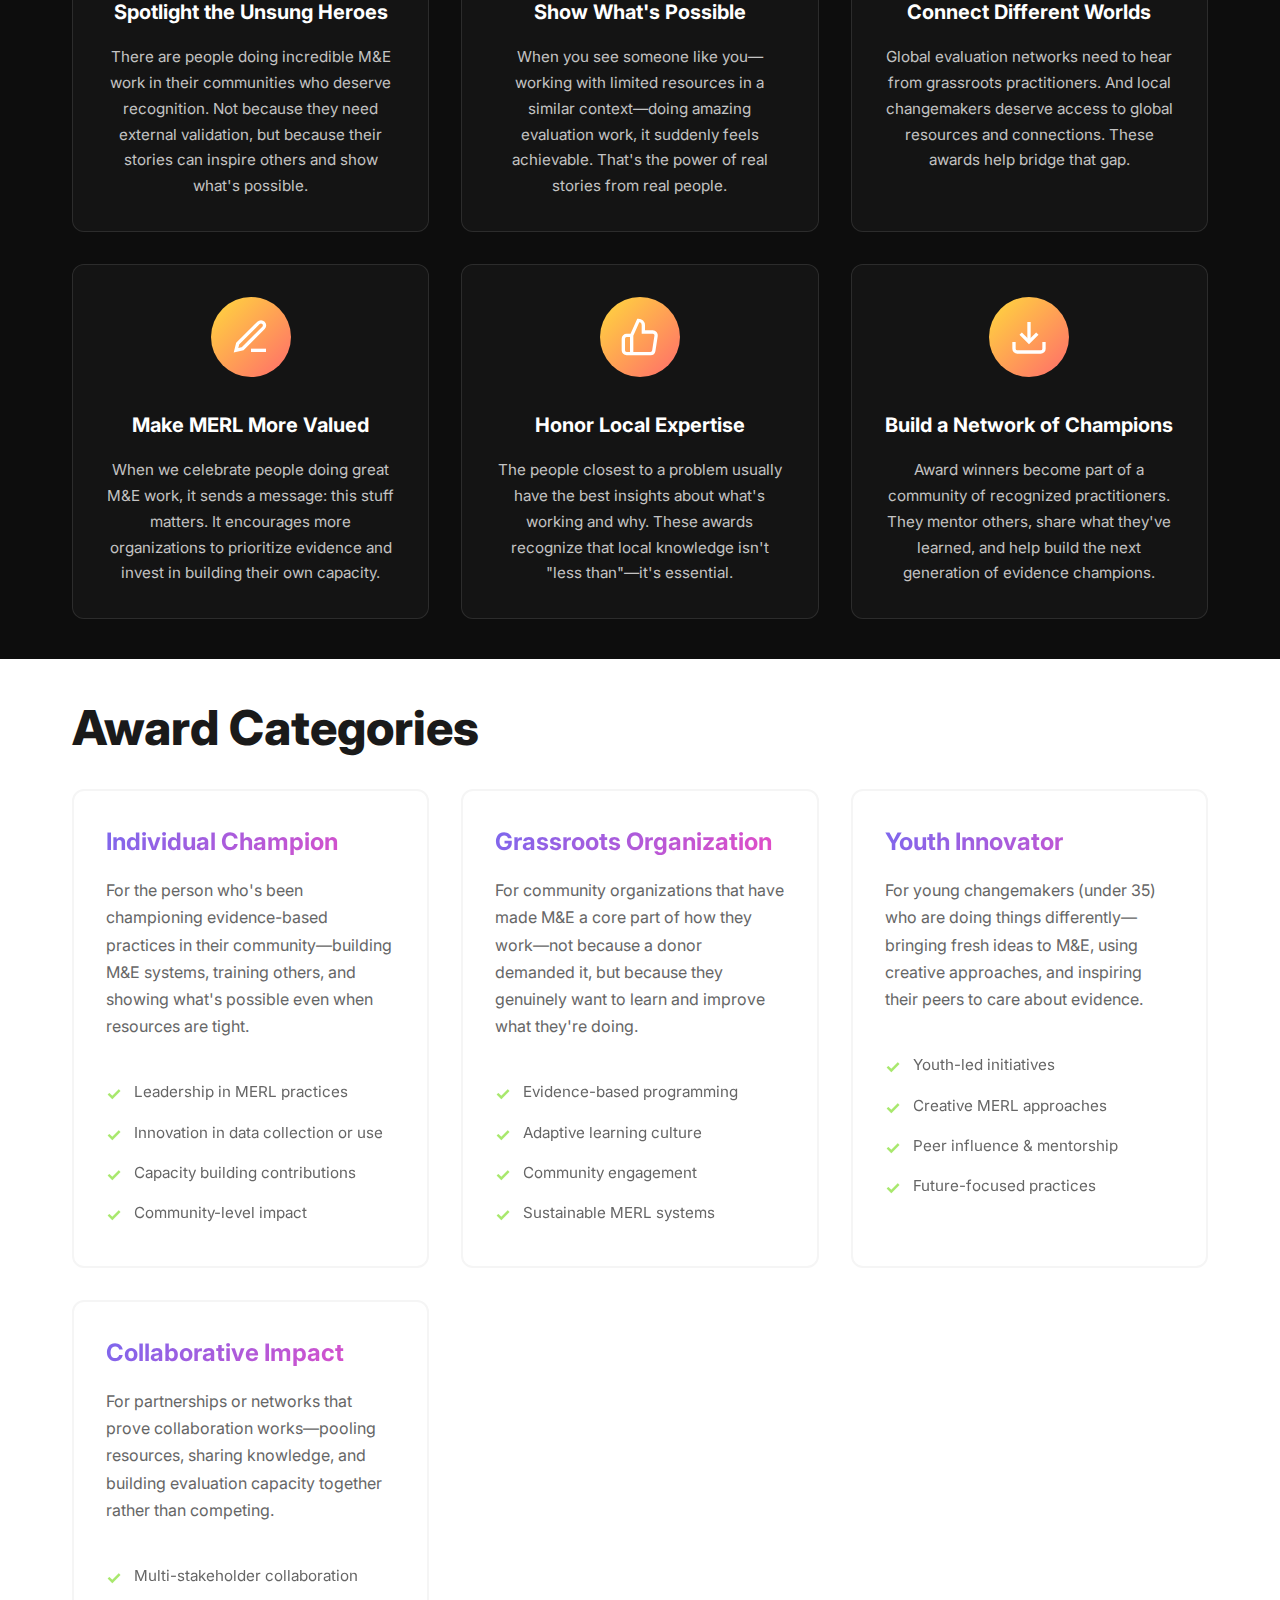
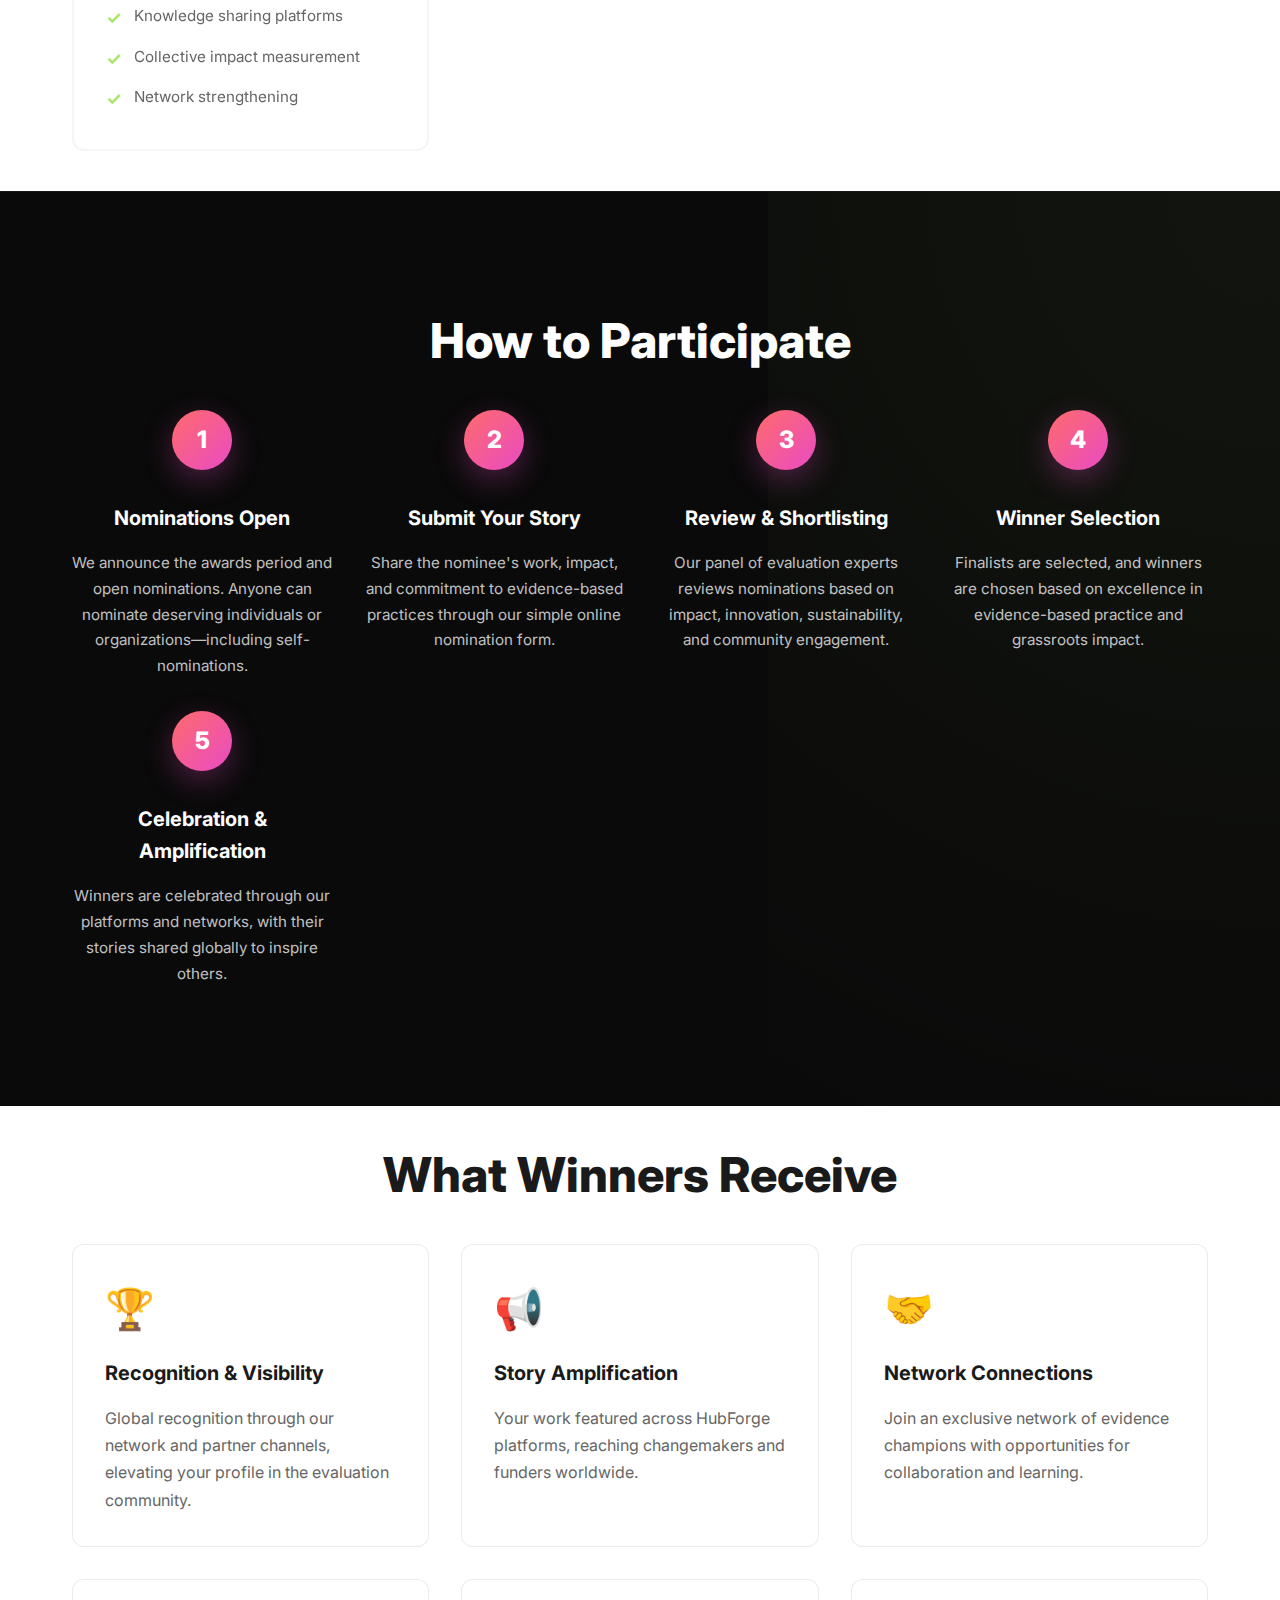
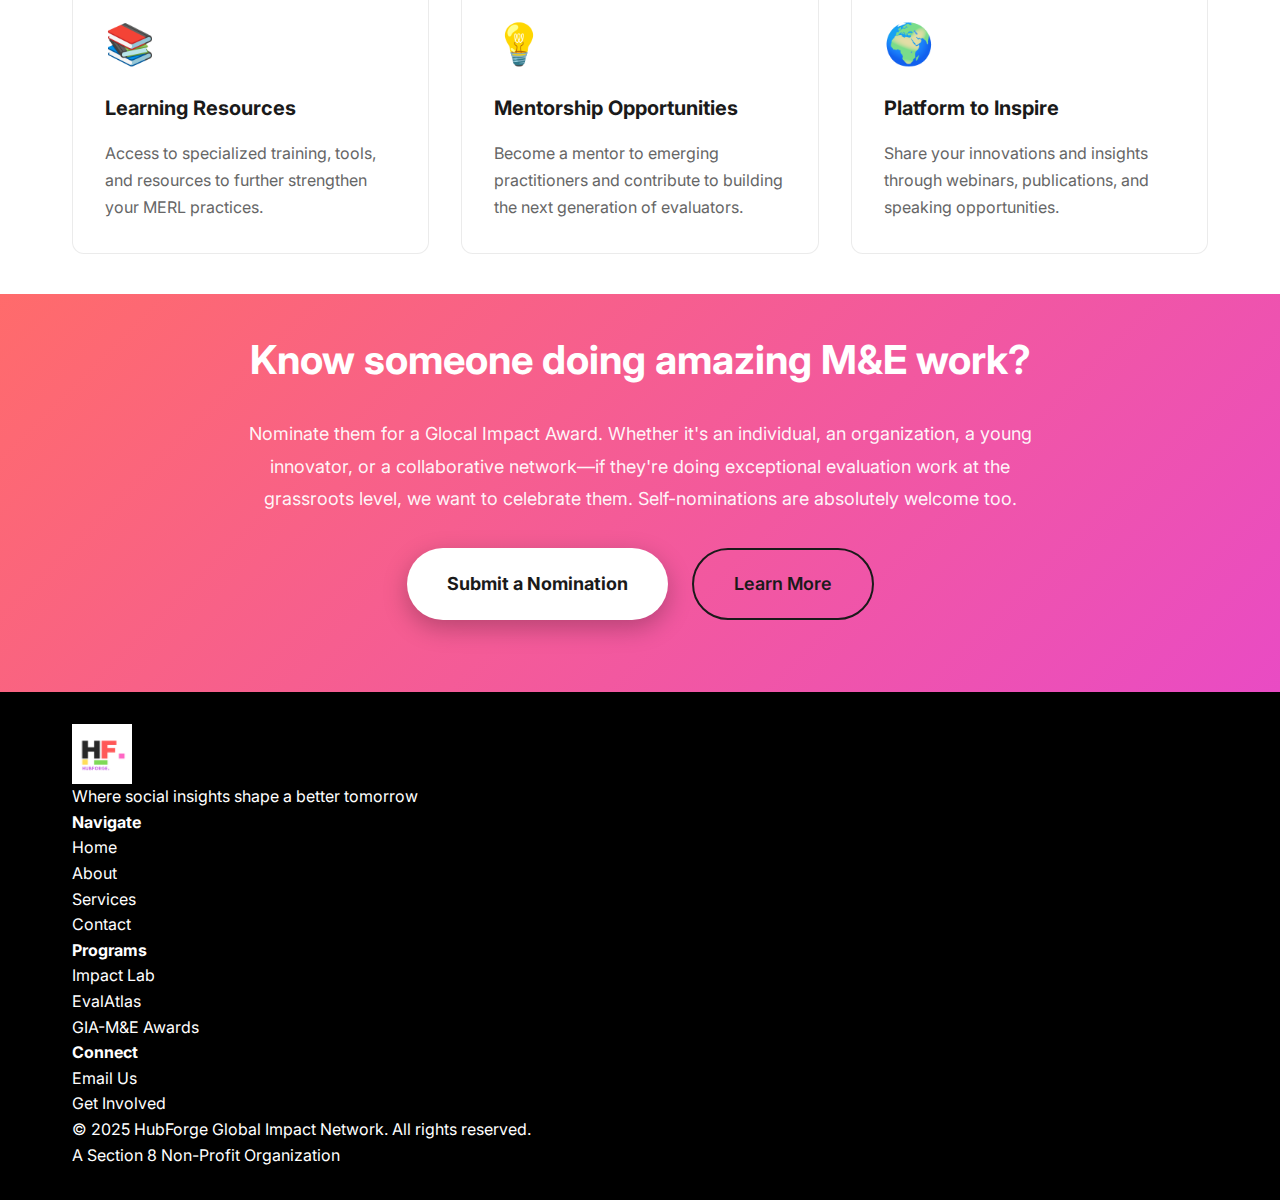
<file: docs/gia-mande.html>
<!DOCTYPE html>
<html lang="en">
<head>
    <meta charset="UTF-8">
    <meta name="viewport" content="width=device-width, initial-scale=1.0">
    <meta name="description" content="Glocal Impact Awards for M&E (GIA-M&E) - Celebrating grassroots changemakers who champion evidence-based practices and drive transformative change in their communities.">
    <meta name="keywords" content="GIA-M&E, impact awards, grassroots recognition, evaluation champions, social impact">
    
    <title>Glocal Impact Awards (GIA-M&E) | HubForge Global Impact Network</title>
    
    <link rel="preconnect" href="https://fonts.googleapis.com">
    <link rel="preconnect" href="https://fonts.gstatic.com" crossorigin>
    <link href="https://fonts.googleapis.com/css2?family=Inter:wght@300;400;600;700;800&display=swap" rel="stylesheet">
    
    <link rel="icon" type="image/png" href="./assets/images/logo.png">
    <link rel="stylesheet" href="./assets/css/style.css">
</head>
<body>
    <!-- Navigation -->
    <nav class="nav" id="navbar" role="navigation" aria-label="Main navigation">
        <div class="container nav-container">
            <a href="index.html" class="nav-logo" aria-label="HubForge Global Impact Network Home">
                <img src="./assets/images/logo.png" alt="HubForge Logo" width="50" height="50">
                <span class="nav-brand">HubForge Global Impact Network</span>
            </a>
            
            <button class="nav-toggle" id="navToggle" aria-label="Toggle navigation menu" aria-expanded="false">
                <span></span>
                <span></span>
                <span></span>
            </button>
            
            <ul class="nav-menu" id="navMenu">
                <li><a href="index.html#about" class="nav-link">About</a></li>
                <li><a href="index.html#services" class="nav-link">Services</a></li>
                <li><a href="index.html#programs" class="nav-link">Programs</a></li>
                <li><a href="index.html#contact" class="nav-link nav-cta">Get Involved</a></li>
            </ul>
        </div>
    </nav>

    <!-- Program Hero -->
    <section class="program-hero">
        <div class="container">
            <div class="program-hero-content">
                <span class="program-label">Program 03</span>
                <h1 class="program-hero-title">Glocal Impact Awards for M&E</h1>
                <p class="program-hero-subtitle">Celebrating Grassroots Evidence Champions</p>
                <div class="program-hero-tags">
                    <span class="hero-tag">Recognition</span>
                    <span class="hero-tag">Grassroots Champions</span>
                    <span class="hero-tag">Global Visibility</span>
                </div>
            </div>
        </div>
    </section>

    <!-- Overview Section -->
    <section class="section">
        <div class="container">
            <div class="content-grid">
                <div class="content-main">
                    <h2 class="content-title">Why These Awards Exist</h2>
                    <p class="content-text">
                        Let's be honest: When people talk about "global leaders in evaluation," they usually mean consultants from well-known firms or academics at prestigious universities. Meanwhile, there are brilliant evaluators, grassroots organizers, and community leaders doing exceptional MERL work—but nobody outside their immediate circle knows their names.
                    </p>
                    <p class="content-text">
                        That's not right. The people doing some of the most innovative, contextually relevant evaluation work are local changemakers who understand their communities deeply and build evidence systems that actually work for real people.
                    </p>
                    <p class="content-text">
                        The Glocal Impact Awards for M&E (GIA-M&E) exist to change that narrative. We celebrate grassroots evidence champions—the ones who might not have fancy degrees or big budgets, but who are proving every day that great evaluation work happens everywhere, not just in global capitals.
                    </p>
                </div>
                <div class="content-sidebar">
                    <div class="info-box">
                        <h3 class="info-title">Award Focus</h3>
                        <ul class="info-list">
                            <li><strong>Level:</strong> Grassroots & Community</li>
                            <li><strong>Approach:</strong> Glocal (Global + Local)</li>
                            <li><strong>Recognition:</strong> Evidence champions</li>
                            <li><strong>Impact:</strong> Amplify local voices</li>
                        </ul>
                    </div>
                </div>
            </div>
        </div>
    </section>

    <!-- Why These Awards Matter Section -->
    <section class="section section-accent">
        <div class="container">
            <h2 class="section-title centered">Why the Glocal Impact Awards Matter</h2>
            <div class="impact-grid">
                <div class="impact-card">
                    <div class="impact-icon">
                        <svg xmlns="http://www.w3.org/2000/svg" width="40" height="40" viewBox="0 0 24 24" fill="none" stroke="currentColor" stroke-width="2"><path d="M12 2L2 7l10 5 10-5-10-5z"></path><path d="M2 17l10 5 10-5M2 12l10 5 10-5"></path></svg>
                    </div>
                    <h3 class="impact-title">Spotlight the Unsung Heroes</h3>
                    <p class="impact-text">
                        There are people doing incredible M&E work in their communities who deserve recognition. Not because they need external validation, but because their stories can inspire others and show what's possible.
                    </p>
                </div>
                
                <div class="impact-card">
                    <div class="impact-icon">
                        <svg xmlns="http://www.w3.org/2000/svg" width="40" height="40" viewBox="0 0 24 24" fill="none" stroke="currentColor" stroke-width="2"><path d="M17 21v-2a4 4 0 0 0-4-4H5a4 4 0 0 0-4 4v2"></path><circle cx="9" cy="7" r="4"></circle><path d="M23 21v-2a4 4 0 0 0-3-3.87"></path><path d="M16 3.13a4 4 0 0 1 0 7.75"></path></svg>
                    </div>
                    <h3 class="impact-title">Show What's Possible</h3>
                    <p class="impact-text">
                        When you see someone like you—working with limited resources in a similar context—doing amazing evaluation work, it suddenly feels achievable. That's the power of real stories from real people.
                    </p>
                </div>
                
                <div class="impact-card">
                    <div class="impact-icon">
                        <svg xmlns="http://www.w3.org/2000/svg" width="40" height="40" viewBox="0 0 24 24" fill="none" stroke="currentColor" stroke-width="2"><circle cx="12" cy="12" r="10"></circle><line x1="2" y1="12" x2="22" y2="12"></line><path d="M12 2a15.3 15.3 0 0 1 4 10 15.3 15.3 0 0 1-4 10 15.3 15.3 0 0 1-4-10 15.3 15.3 0 0 1 4-10z"></path></svg>
                    </div>
                    <h3 class="impact-title">Connect Different Worlds</h3>
                    <p class="impact-text">
                        Global evaluation networks need to hear from grassroots practitioners. And local changemakers deserve access to global resources and connections. These awards help bridge that gap.
                    </p>
                </div>
                
                <div class="impact-card">
                    <div class="impact-icon">
                        <svg xmlns="http://www.w3.org/2000/svg" width="40" height="40" viewBox="0 0 24 24" fill="none" stroke="currentColor" stroke-width="2"><path d="M12 20h9"></path><path d="M16.5 3.5a2.121 2.121 0 0 1 3 3L7 19l-4 1 1-4L16.5 3.5z"></path></svg>
                    </div>
                    <h3 class="impact-title">Make MERL More Valued</h3>
                    <p class="impact-text">
                        When we celebrate people doing great M&E work, it sends a message: this stuff matters. It encourages more organizations to prioritize evidence and invest in building their own capacity.
                    </p>
                </div>
                
                <div class="impact-card">
                    <div class="impact-icon">
                        <svg xmlns="http://www.w3.org/2000/svg" width="40" height="40" viewBox="0 0 24 24" fill="none" stroke="currentColor" stroke-width="2"><path d="M14 9V5a3 3 0 0 0-3-3l-4 9v11h11.28a2 2 0 0 0 2-1.7l1.38-9a2 2 0 0 0-2-2.3zM7 22H4a2 2 0 0 1-2-2v-7a2 2 0 0 1 2-2h3"></path></svg>
                    </div>
                    <h3 class="impact-title">Honor Local Expertise</h3>
                    <p class="impact-text">
                        The people closest to a problem usually have the best insights about what's working and why. These awards recognize that local knowledge isn't "less than"—it's essential.
                    </p>
                </div>
                
                <div class="impact-card">
                    <div class="impact-icon">
                        <svg xmlns="http://www.w3.org/2000/svg" width="40" height="40" viewBox="0 0 24 24" fill="none" stroke="currentColor" stroke-width="2"><path d="M21 15v4a2 2 0 0 1-2 2H5a2 2 0 0 1-2-2v-4"></path><polyline points="7 10 12 15 17 10"></polyline><line x1="12" y1="15" x2="12" y2="3"></line></svg>
                    </div>
                    <h3 class="impact-title">Build a Network of Champions</h3>
                    <p class="impact-text">
                        Award winners become part of a community of recognized practitioners. They mentor others, share what they've learned, and help build the next generation of evidence champions.
                    </p>
                </div>
            </div>
        </div>
    </section>

    <!-- Award Categories Section -->
    <section class="section">
        <div class="container">
            <h2 class="section-title">Award Categories</h2>
            <div class="categories-grid">
                <div class="category-card">
                    <h3 class="category-title">Individual Champion</h3>
                    <p class="category-description">
                        For the person who's been championing evidence-based practices in their community—building M&E systems, training others, and showing what's possible even when resources are tight.
                    </p>
                    <ul class="category-criteria">
                        <li>Leadership in MERL practices</li>
                        <li>Innovation in data collection or use</li>
                        <li>Capacity building contributions</li>
                        <li>Community-level impact</li>
                    </ul>
                </div>
                
                <div class="category-card">
                    <h3 class="category-title">Grassroots Organization</h3>
                    <p class="category-description">
                        For community organizations that have made M&E a core part of how they work—not because a donor demanded it, but because they genuinely want to learn and improve what they're doing.
                    </p>
                    <ul class="category-criteria">
                        <li>Evidence-based programming</li>
                        <li>Adaptive learning culture</li>
                        <li>Community engagement</li>
                        <li>Sustainable MERL systems</li>
                    </ul>
                </div>
                
                <div class="category-card">
                    <h3 class="category-title">Youth Innovator</h3>
                    <p class="category-description">
                        For young changemakers (under 35) who are doing things differently—bringing fresh ideas to M&E, using creative approaches, and inspiring their peers to care about evidence.
                    </p>
                    <ul class="category-criteria">
                        <li>Youth-led initiatives</li>
                        <li>Creative MERL approaches</li>
                        <li>Peer influence & mentorship</li>
                        <li>Future-focused practices</li>
                    </ul>
                </div>
                
                <div class="category-card">
                    <h3 class="category-title">Collaborative Impact</h3>
                    <p class="category-description">
                        For partnerships or networks that prove collaboration works—pooling resources, sharing knowledge, and building evaluation capacity together rather than competing.
                    </p>
                    <ul class="category-criteria">
                        <li>Multi-stakeholder collaboration</li>
                        <li>Knowledge sharing platforms</li>
                        <li>Collective impact measurement</li>
                        <li>Network strengthening</li>
                    </ul>
                </div>
            </div>
        </div>
    </section>

    <!-- Nomination Process Section -->
    <section class="section section-dark">
        <div class="container">
            <h2 class="section-title centered">How to Participate</h2>
            <div class="process-timeline">
                <div class="process-step">
                    <div class="step-marker">1</div>
                    <h3 class="step-title">Nominations Open</h3>
                    <p class="step-description">
                        We announce the awards period and open nominations. Anyone can nominate deserving individuals or organizations—including self-nominations.
                    </p>
                </div>
                
                <div class="process-step">
                    <div class="step-marker">2</div>
                    <h3 class="step-title">Submit Your Story</h3>
                    <p class="step-description">
                        Share the nominee's work, impact, and commitment to evidence-based practices through our simple online nomination form.
                    </p>
                </div>
                
                <div class="process-step">
                    <div class="step-marker">3</div>
                    <h3 class="step-title">Review & Shortlisting</h3>
                    <p class="step-description">
                        Our panel of evaluation experts reviews nominations based on impact, innovation, sustainability, and community engagement.
                    </p>
                </div>
                
                <div class="process-step">
                    <div class="step-marker">4</div>
                    <h3 class="step-title">Winner Selection</h3>
                    <p class="step-description">
                        Finalists are selected, and winners are chosen based on excellence in evidence-based practice and grassroots impact.
                    </p>
                </div>
                
                <div class="process-step">
                    <div class="step-marker">5</div>
                    <h3 class="step-title">Celebration & Amplification</h3>
                    <p class="step-description">
                        Winners are celebrated through our platforms and networks, with their stories shared globally to inspire others.
                    </p>
                </div>
            </div>
        </div>
    </section>

    <!-- Benefits Section -->
    <section class="section">
        <div class="container">
            <h2 class="section-title centered">What Winners Receive</h2>
            <div class="benefits-list">
                <div class="benefit-item">
                    <div class="benefit-icon">🏆</div>
                    <h3 class="benefit-title">Recognition & Visibility</h3>
                    <p class="benefit-text">Global recognition through our network and partner channels, elevating your profile in the evaluation community.</p>
                </div>
                
                <div class="benefit-item">
                    <div class="benefit-icon">📢</div>
                    <h3 class="benefit-title">Story Amplification</h3>
                    <p class="benefit-text">Your work featured across HubForge platforms, reaching changemakers and funders worldwide.</p>
                </div>
                
                <div class="benefit-item">
                    <div class="benefit-icon">🤝</div>
                    <h3 class="benefit-title">Network Connections</h3>
                    <p class="benefit-text">Join an exclusive network of evidence champions with opportunities for collaboration and learning.</p>
                </div>
                
                <div class="benefit-item">
                    <div class="benefit-icon">📚</div>
                    <h3 class="benefit-title">Learning Resources</h3>
                    <p class="benefit-text">Access to specialized training, tools, and resources to further strengthen your MERL practices.</p>
                </div>
                
                <div class="benefit-item">
                    <div class="benefit-icon">💡</div>
                    <h3 class="benefit-title">Mentorship Opportunities</h3>
                    <p class="benefit-text">Become a mentor to emerging practitioners and contribute to building the next generation of evaluators.</p>
                </div>
                
                <div class="benefit-item">
                    <div class="benefit-icon">🌍</div>
                    <h3 class="benefit-title">Platform to Inspire</h3>
                    <p class="benefit-text">Share your innovations and insights through webinars, publications, and speaking opportunities.</p>
                </div>
            </div>
        </div>
    </section>

    <!-- CTA Section -->
    <section class="section section-cta">
        <div class="container">
            <div class="cta-content">
                <h2 class="cta-title">Know someone doing amazing M&E work?</h2>
                <p class="cta-description">
                    Nominate them for a Glocal Impact Award. Whether it's an individual, an organization, a young innovator, or a collaborative network—if they're doing exceptional evaluation work at the grassroots level, we want to celebrate them. Self-nominations are absolutely welcome too.
                </p>
                <div class="cta-buttons">
                    <a href="mailto:hubforgeglobal@gmail.com?subject=GIA-M&E Nomination" class="btn btn-primary btn-large">Submit a Nomination</a>
                    <a href="index.html#contact" class="btn btn-secondary btn-large">Learn More</a>
                </div>
            </div>
        </div>
    </section>

    <!-- Footer -->
    <footer class="footer">
        <div class="container">
            <div class="footer-content">
                <div class="footer-brand">
                    <img src="./assets/images/logo.png" alt="HubForge Logo" width="60" height="60">
                    <p class="footer-tagline">Where social insights shape a better tomorrow</p>
                </div>
                <div class="footer-links">
                    <div class="footer-column">
                        <h4 class="footer-heading">Navigate</h4>
                        <ul class="footer-menu">
                            <li><a href="index.html">Home</a></li>
                            <li><a href="index.html#about">About</a></li>
                            <li><a href="index.html#services">Services</a></li>
                            <li><a href="index.html#contact">Contact</a></li>
                        </ul>
                    </div>
                    <div class="footer-column">
                        <h4 class="footer-heading">Programs</h4>
                        <ul class="footer-menu">
                            <li><a href="impact-lab.html">Impact Lab</a></li>
                            <li><a href="evalatlas.html">EvalAtlas</a></li>
                            <li><a href="gia-mande.html">GIA-M&E Awards</a></li>
                        </ul>
                    </div>
                    <div class="footer-column">
                        <h4 class="footer-heading">Connect</h4>
                        <ul class="footer-menu">
                            <li><a href="mailto:hubforgeglobal@gmail.com">Email Us</a></li>
                            <li><a href="index.html#contact">Get Involved</a></li>
                        </ul>
                    </div>
                </div>
            </div>
            <div class="footer-bottom">
                <p>&copy; 2025 HubForge Global Impact Network. All rights reserved.</p>
                <p class="footer-mission">A Section 8 Non-Profit Organization</p>
            </div>
        </div>
    </footer>

    <script src="./assets/js/main.js"></script>
</body>
</html>
</file>
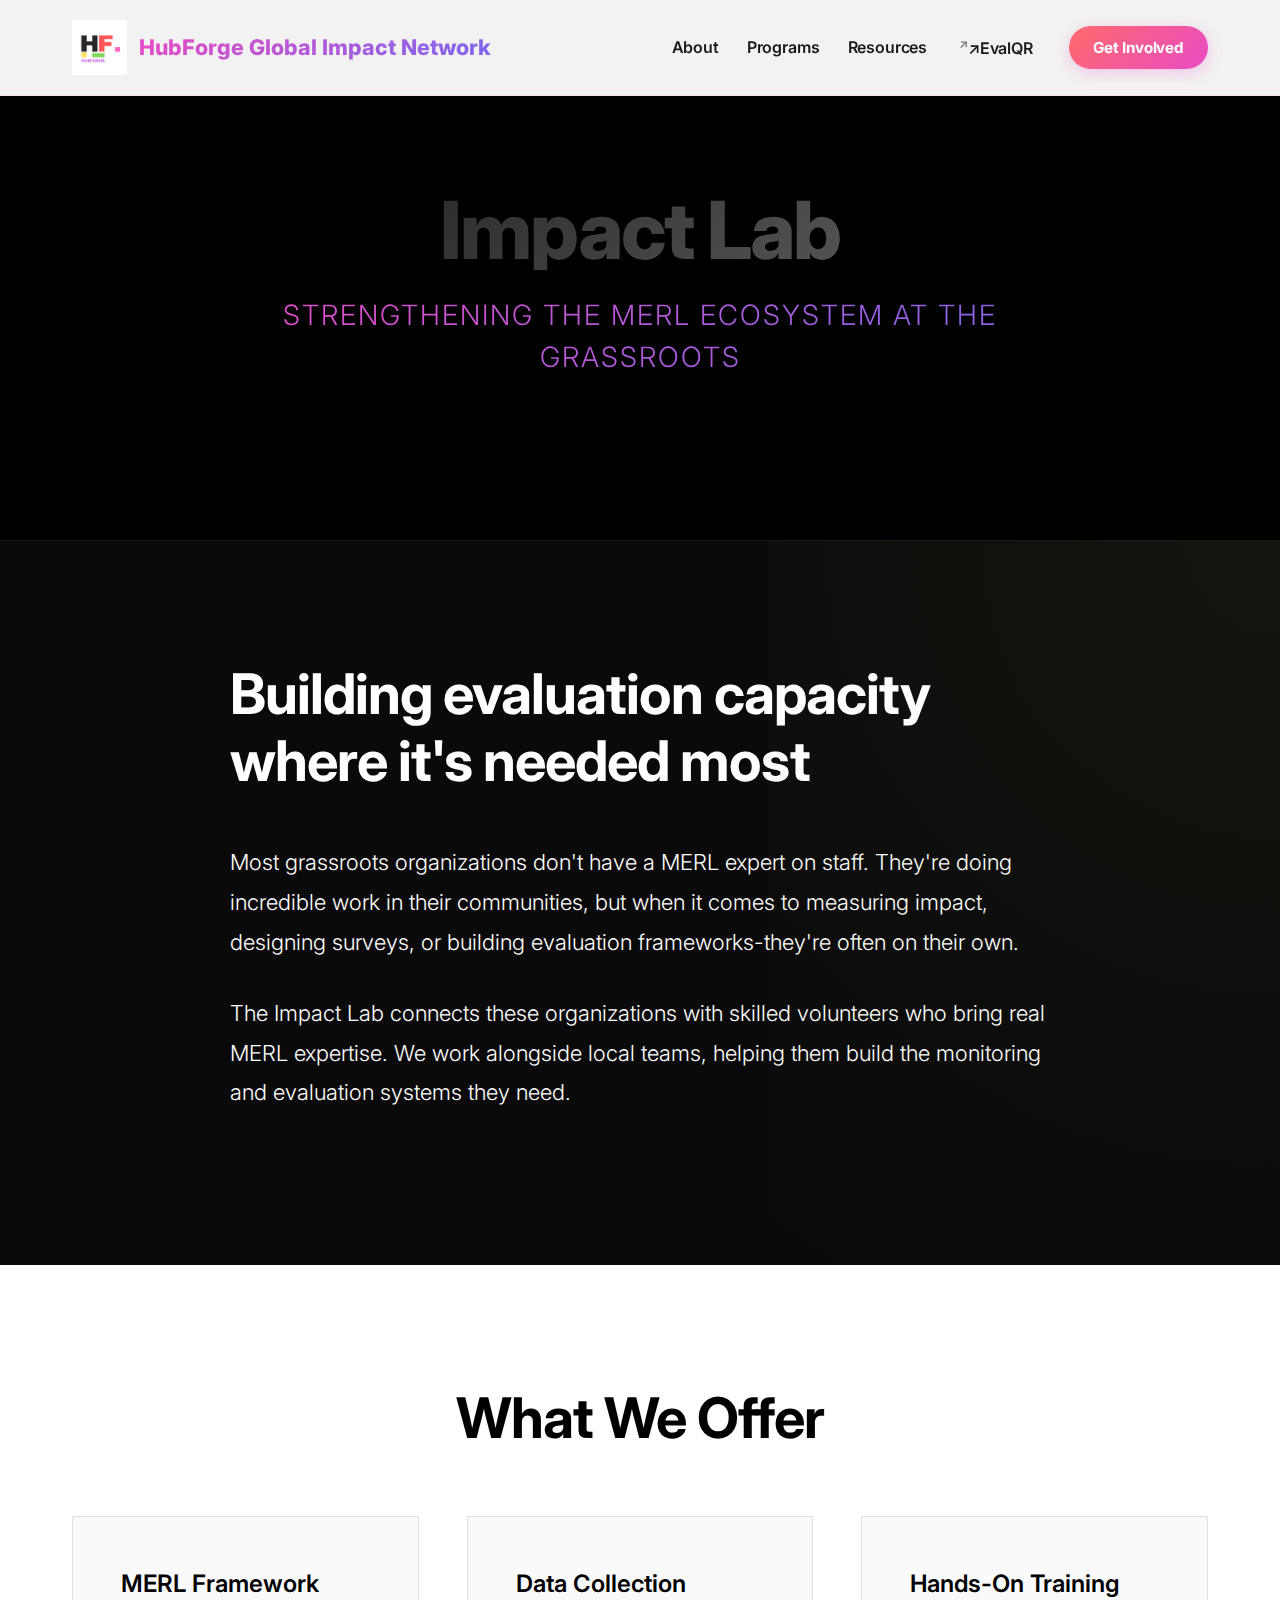
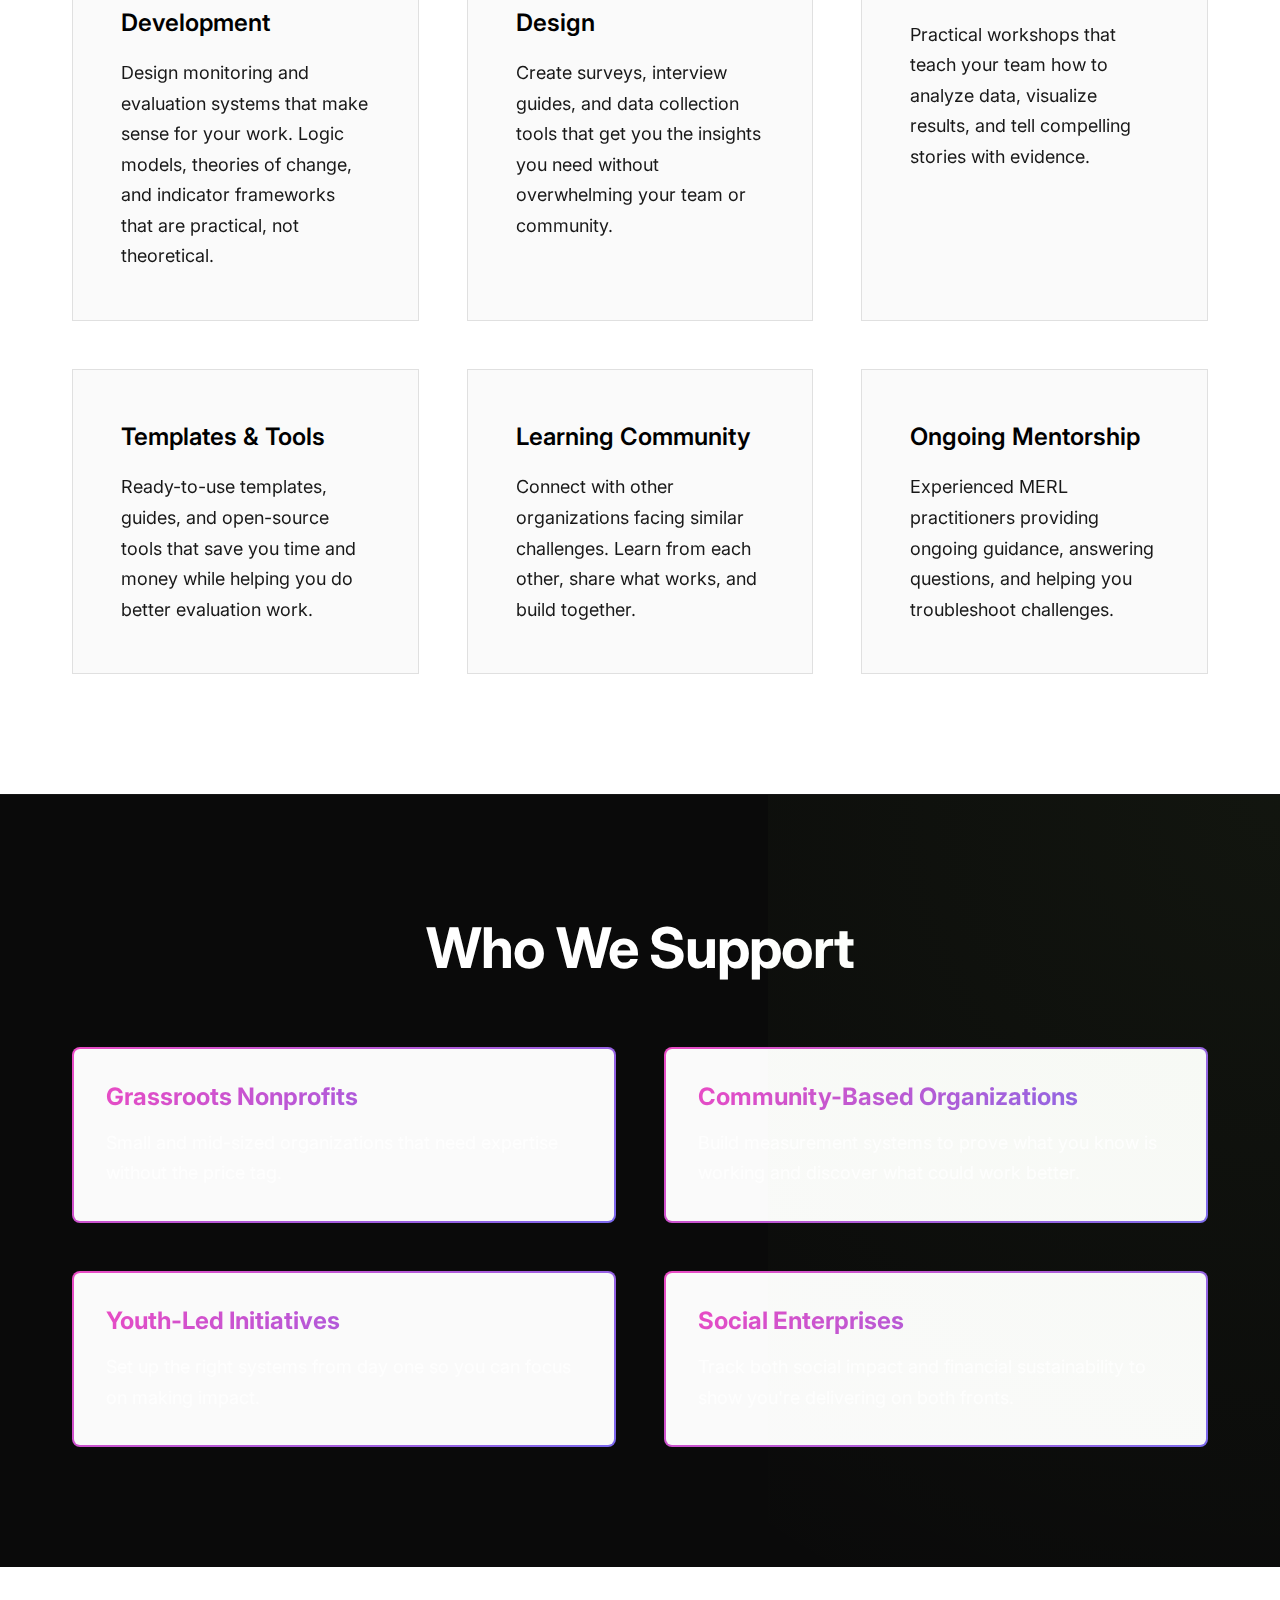
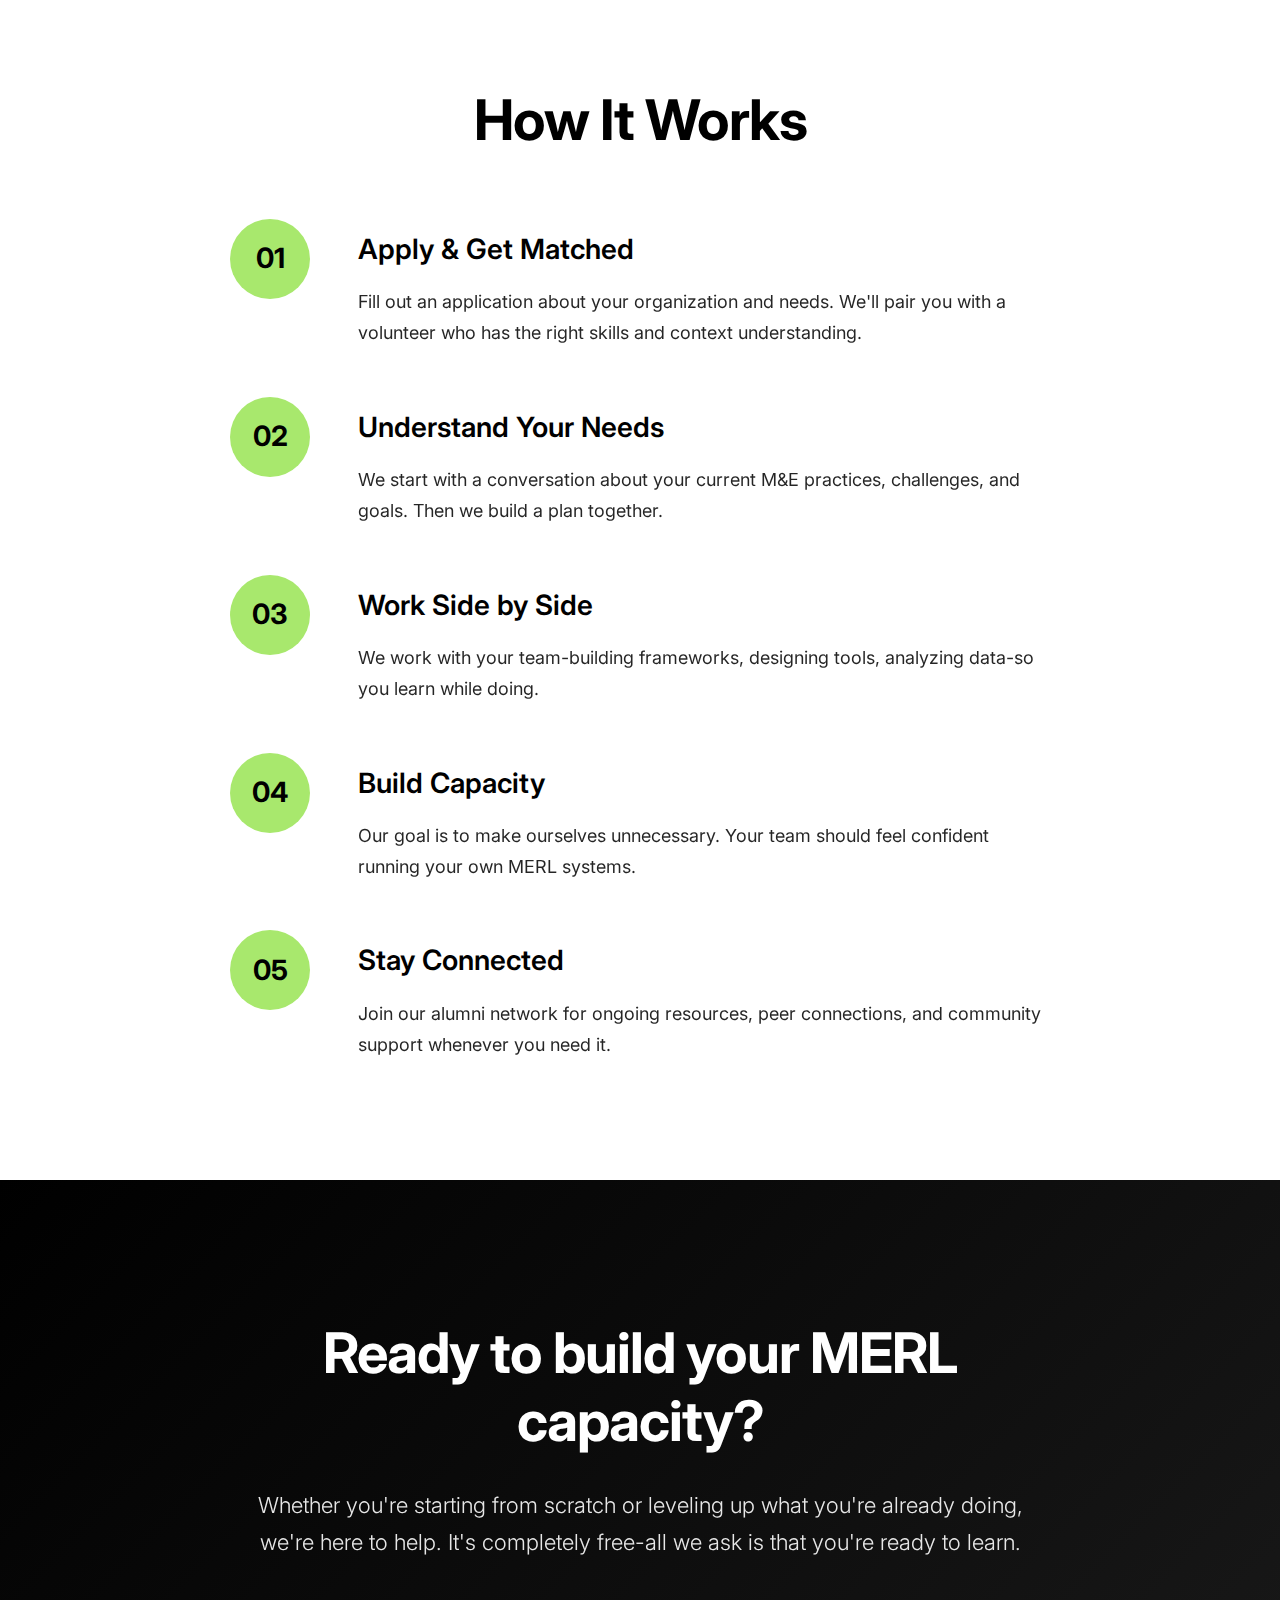
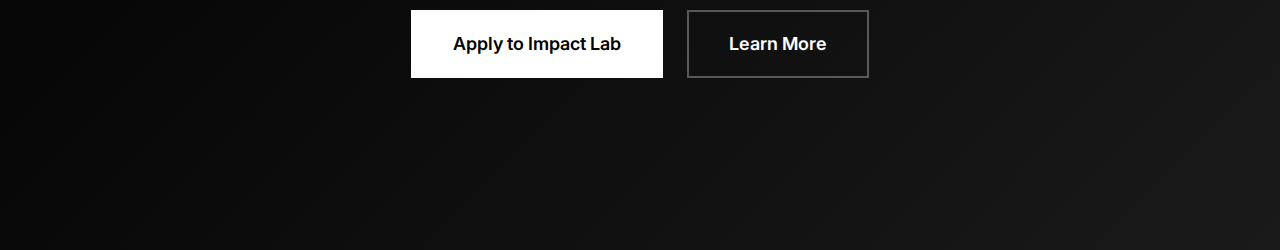
<file: docs/impact-lab.html>
<!DOCTYPE html>
<html lang="en">
<head>
    <meta charset="UTF-8">
    <meta name="viewport" content="width=device-width, initial-scale=1.0">
    
    <!-- SEO Meta Tags -->
    <meta name="description" content="HubForge Impact Lab - Strengthening the MERL ecosystem at the grassroots through volunteer-driven support. Connecting skilled volunteers with community organizations.">
    <meta name="keywords" content="MERL capacity building, monitoring evaluation, grassroots organizations, volunteer support, impact measurement, evaluation systems">
    <meta name="author" content="HubForge Global Impact Network">
    <meta name="robots" content="index, follow">
    <link rel="canonical" href="https://www.hubforgeglobal.com/impact-lab.html">
    
    <!-- Open Graph / Facebook -->
    <meta property="og:type" content="website">
    <meta property="og:url" content="https://www.hubforgeglobal.com/impact-lab.html">
    <meta property="og:title" content="Impact Lab - HubForge Global Impact Network">
    <meta property="og:description" content="Strengthening the MERL ecosystem at the grassroots through volunteer-driven support.">
    <meta property="og:image" content="https://www.hubforgeglobal.com/assets/images/banner-optimized.jpg">
    <meta property="og:site_name" content="HubForge Global Impact Network">

    <!-- Twitter -->
    <meta name="twitter:card" content="summary_large_image">
    <meta name="twitter:url" content="https://www.hubforgeglobal.com/impact-lab.html">
    <meta name="twitter:title" content="Impact Lab - HubForge">
    <meta name="twitter:description" content="Building evaluation capacity where it's needed most.">
    <meta name="twitter:image" content="https://www.hubforgeglobal.com/assets/images/banner-optimized.jpg">
    
    <title>Impact Lab - HubForge Global Impact Network</title>
    
    <link rel="preconnect" href="https://fonts.googleapis.com">
    <link rel="preconnect" href="https://fonts.gstatic.com" crossorigin>
    <link href="https://fonts.googleapis.com/css2?family=Inter:wght@300;400;600;700;800&display=swap" rel="stylesheet">
    
    <link rel="icon" type="image/png" href="./assets/images/logo-small.png">
    <link rel="stylesheet" href="./assets/css/style.css">
    
    <!-- JSON-LD Structured Data -->
    <script type="application/ld+json">
    {
        "@context": "https://schema.org",
        "@type": "Service",
        "serviceType": "Capacity Building",
        "provider": {
            "@type": "NGO",
            "name": "HubForge Global Impact Network"
        },
        "name": "HubForge Impact Lab",
        "description": "Strengthening the MERL ecosystem at the grassroots through volunteer-driven support",
        "url": "https://www.hubforgeglobal.com/impact-lab.html",
        "areaServed": "Global"
    }
    </script>
</head>
<body>
    <!-- Navigation -->
    <nav class="nav" id="navbar" role="navigation">
        <div class="container nav-container">
            <a href="index.html" class="nav-logo">
                <img src="./assets/images/logo.png" alt="HubForge Logo" width="50" height="50">
                <span class="nav-brand">HubForge Global Impact Network</span>
            </a>
            
            <button class="nav-toggle" id="navToggle" aria-label="Toggle menu">
                <span></span>
                <span></span>
                <span></span>
            </button>
            
            <ul class="nav-menu" id="navMenu">
                <li><a href="index.html#about" class="nav-link">About</a></li>
                <li><a href="index.html#programs" class="nav-link">Programs</a></li>
                <li><a href="resource-hub/" class="nav-link">Resources</a></li>
                <li><a href="https://evalqrapp.com/" class="nav-link" target="_blank" rel="noopener noreferrer">↗EvalQR</a></li>
                <li><a href="index.html#contact" class="nav-link nav-cta">Get Involved</a></li>
            </ul>
        </div>
    </nav>

    <!-- Hero Section - Large, Bold, Dark -->
    <section class="page-hero">
        <div class="container">
            <div class="hero-content">
                <h1 class="hero-title">Impact Lab</h1>
                <p class="hero-subtitle">Strengthening the MERL ecosystem at the grassroots</p>
            </div>
        </div>
    </section>

    <!-- Overview - Dark Section -->
    <section class="section-dark">
        <div class="container-narrow">
            <h2 class="section-heading">Building evaluation capacity where it's needed most</h2>
            <p class="large-text">Most grassroots organizations don't have a MERL expert on staff. They're doing incredible work in their communities, but when it comes to measuring impact, designing surveys, or building evaluation frameworks-they're often on their own.</p>
            <p class="large-text">The Impact Lab connects these organizations with skilled volunteers who bring real MERL expertise. We work alongside local teams, helping them build the monitoring and evaluation systems they need.</p>
        </div>
    </section>

    <!-- What We Offer - Grid Layout -->
    <section class="section-light">
        <div class="container">
            <h2 class="section-heading-center">What We Offer</h2>
            <div class="grid-3">
                <div class="card-modern">
                    <h3 class="card-title">MERL Framework Development</h3>
                    <p class="card-text">Design monitoring and evaluation systems that make sense for your work. Logic models, theories of change, and indicator frameworks that are practical, not theoretical.</p>
                </div>
                
                <div class="card-modern">
                    <h3 class="card-title">Data Collection Design</h3>
                    <p class="card-text">Create surveys, interview guides, and data collection tools that get you the insights you need without overwhelming your team or community.</p>
                </div>
                
                <div class="card-modern">
                    <h3 class="card-title">Hands-On Training</h3>
                    <p class="card-text">Practical workshops that teach your team how to analyze data, visualize results, and tell compelling stories with evidence.</p>
                </div>
                
                <div class="card-modern">
                    <h3 class="card-title">Templates & Tools</h3>
                    <p class="card-text">Ready-to-use templates, guides, and open-source tools that save you time and money while helping you do better evaluation work.</p>
                </div>
                
                <div class="card-modern">
                    <h3 class="card-title">Learning Community</h3>
                    <p class="card-text">Connect with other organizations facing similar challenges. Learn from each other, share what works, and build together.</p>
                </div>
                
                <div class="card-modern">
                    <h3 class="card-title">Ongoing Mentorship</h3>
                    <p class="card-text">Experienced MERL practitioners providing ongoing guidance, answering questions, and helping you troubleshoot challenges.</p>
                </div>
            </div>
        </div>
    </section>

    <!-- Who We Support - Dark Section -->
    <section class="section-dark">
        <div class="container">
            <h2 class="section-heading-center">Who We Support</h2>
            <div class="grid-2">
                <div class="feature-block">
                    <h3 class="feature-title">Grassroots Nonprofits</h3>
                    <p class="feature-text">Small and mid-sized organizations that need expertise without the price tag.</p>
                </div>
                
                <div class="feature-block">
                    <h3 class="feature-title">Community-Based Organizations</h3>
                    <p class="feature-text">Build measurement systems to prove what you know is working and discover what could work better.</p>
                </div>
                
                <div class="feature-block">
                    <h3 class="feature-title">Youth-Led Initiatives</h3>
                    <p class="feature-text">Set up the right systems from day one so you can focus on making impact.</p>
                </div>
                
                <div class="feature-block">
                    <h3 class="feature-title">Social Enterprises</h3>
                    <p class="feature-text">Track both social impact and financial sustainability to show you're delivering on both fronts.</p>
                </div>
            </div>
        </div>
    </section>

    <!-- How It Works - Structured Process -->
    <section class="section-light">
        <div class="container-narrow">
            <h2 class="section-heading-center">How It Works</h2>
            <div class="process-grid">
                <div class="process-item">
                    <div class="process-number">01</div>
                    <div class="process-content">
                        <h3 class="process-title">Apply & Get Matched</h3>
                        <p class="process-text">Fill out an application about your organization and needs. We'll pair you with a volunteer who has the right skills and context understanding.</p>
                    </div>
                </div>
                
                <div class="process-item">
                    <div class="process-number">02</div>
                    <div class="process-content">
                        <h3 class="process-title">Understand Your Needs</h3>
                        <p class="process-text">We start with a conversation about your current M&E practices, challenges, and goals. Then we build a plan together.</p>
                    </div>
                </div>
                
                <div class="process-item">
                    <div class="process-number">03</div>
                    <div class="process-content">
                        <h3 class="process-title">Work Side by Side</h3>
                        <p class="process-text">We work with your team-building frameworks, designing tools, analyzing data-so you learn while doing.</p>
                    </div>
                </div>
                
                <div class="process-item">
                    <div class="process-number">04</div>
                    <div class="process-content">
                        <h3 class="process-title">Build Capacity</h3>
                        <p class="process-text">Our goal is to make ourselves unnecessary. Your team should feel confident running your own MERL systems.</p>
                    </div>
                </div>
                
                <div class="process-item">
                    <div class="process-number">05</div>
                    <div class="process-content">
                        <h3 class="process-title">Stay Connected</h3>
                        <p class="process-text">Join our alumni network for ongoing resources, peer connections, and community support whenever you need it.</p>
                    </div>
                </div>
            </div>
        </div>
    </section>

    <!-- CTA Section -->
    <section class="section-cta-dark">
        <div class="container-narrow text-center">
            <h2 class="cta-heading">Ready to build your MERL capacity?</h2>
            <p class="cta-text">Whether you're starting from scratch or leveling up what you're already doing, we're here to help. It's completely free-all we ask is that you're ready to learn.</p>
            <div class="cta-buttons">
                <a href="mailto:hubforgeglobal@gmail.com?subject=Impact Lab Application" class="btn-primary-large">Apply to Impact Lab</a>
                <a href="index.html#contact" class="btn-secondary-large">Learn More</a>
            </div>
        </div>
    </section>

    <script src="./assets/js/main.js" defer></script>
</body>
</html>
</file>
<file: docs/assets/css/style.css>
/* HubForge Global Impact Network - Custom Styles */
/* SpaceX-inspired minimal aesthetic with HubForge brand colors */

:root {
  /* Brand Colors */
  --color-coral: #FF6B6B;
  --color-pink: #E94BC4;
  --color-lime: #A8E86D;
  --color-yellow: #FFD93D;
  --color-purple: #7B68EE;
  --color-dark: #1a1a1a;
  --color-darker: #0d0d0d;
  --color-light: #ffffff;
  --color-gray: #666666;
  --color-gray-light: #f5f5f5;
  
  /* Spacing */
  --spacing-xs: 0.5rem;
  --spacing-sm: 1rem;
  --spacing-md: 2rem;
  --spacing-lg: 2rem;
  --spacing-xl: 2.5rem;
  
  /* Typography */
  --font-family: 'Inter', -apple-system, BlinkMacSystemFont, 'Segoe UI', sans-serif;
  
  /* Transitions */
  --transition: all 0.3s cubic-bezier(0.4, 0, 0.2, 1);
}

/* Reset & Base Styles */
* {
  margin: 0;
  padding: 0;
  box-sizing: border-box;
}

html {
  scroll-behavior: smooth;
  font-size: 16px;
}

body {
  font-family: var(--font-family);
  line-height: 1.6;
  color: var(--color-dark);
  background: var(--color-light);
  overflow-x: hidden;
}

img {
  max-width: 100%;
  height: auto;
  display: block;
}

a {
  color: inherit;
  text-decoration: none;
}

ul {
  list-style: none;
}

/* Container */
.container {
  max-width: 1200px;
  margin: 0 auto;
  padding: 0 var(--spacing-md);
}

/* Navigation */
.nav {
  position: fixed;
  top: 0;
  left: 0;
  right: 0;
  z-index: 1000;
  background: rgba(255, 255, 255, 0.95);
  backdrop-filter: blur(20px);
  border-bottom: 1px solid rgba(233, 75, 196, 0.1);
  transition: var(--transition);
}

.nav.scrolled {
  background: rgba(255, 255, 255, 0.98);
  box-shadow: 0 4px 30px rgba(0, 0, 0, 0.08);
  border-bottom: 1px solid rgba(233, 75, 196, 0.15);
}

.nav-container {
  display: flex;
  align-items: center;
  justify-content: space-between;
  padding: 1.25rem var(--spacing-md);
  min-height: 80px;
}

.nav-logo {
  display: flex;
  align-items: center;
  gap: 0.75rem;
  font-weight: 800;
  font-size: 1.35rem;
  color: var(--color-dark);
  transition: var(--transition);
}

.nav-logo img {
  width: 55px;
  height: 55px;
  transition: var(--transition);
}

.nav-logo:hover img {
  transform: scale(1.08) rotate(5deg);
}

.nav-brand {
  background: linear-gradient(135deg, var(--color-pink), var(--color-purple));
  -webkit-background-clip: text;
  -webkit-text-fill-color: transparent;
  background-clip: text;
}

.nav-menu {
  display: flex;
  align-items: center;
  gap: 1.75rem;
}

.nav-link {
  font-weight: 600;
  font-size: 1rem;
  color: var(--color-dark);
  transition: all 0.3s ease;
  position: relative;
  padding: 0.5rem 0;
  letter-spacing: -0.01em;
}

.nav-link::after {
  content: '';
  position: absolute;
  bottom: -2px;
  left: 0;
  width: 0;
  height: 3px;
  background: linear-gradient(90deg, var(--color-coral), var(--color-pink), var(--color-purple));
  transition: width 0.4s cubic-bezier(0.4, 0, 0.2, 1);
  border-radius: 2px;
}

.nav-link:hover {
  color: var(--color-pink);
  transform: translateY(-1px);
}

.nav-link:hover::after {
  width: 100%;
}

.nav-link[target="_blank"]::before {
  content: '↗';
  font-size: 0.75rem;
  margin-left: 0.25rem;
  opacity: 0.6;
  vertical-align: super;
}

.nav-cta {
  background: linear-gradient(135deg, var(--color-coral), var(--color-pink));
  color: white;
  padding: 0.75rem 1.5rem;
  border-radius: 50px;
  font-weight: 700;
  font-size: 0.95rem;
  box-shadow: 0 4px 15px rgba(233, 75, 196, 0.25);
  letter-spacing: -0.01em;
  margin-left: 0.5rem;
}

.nav-cta::after {
  display: none;
}

.nav-cta:hover {
  transform: translateY(-3px);
  box-shadow: 0 10px 30px rgba(233, 75, 196, 0.4);
  background: linear-gradient(135deg, var(--color-pink), var(--color-purple));
}

.nav-toggle {
  display: none;
  flex-direction: column;
  gap: 5px;
  background: none;
  border: none;
  cursor: pointer;
  padding: 0.5rem;
  z-index: 1001;
}

.nav-toggle span {
  width: 25px;
  height: 3px;
  background: var(--color-dark);
  border-radius: 3px;
  transition: all 0.3s cubic-bezier(0.4, 0, 0.2, 1);
  transform-origin: center;
}

/* Hamburger animation to X */
.nav-toggle.active span:nth-child(1) {
  transform: translateY(8px) rotate(45deg);
}

.nav-toggle.active span:nth-child(2) {
  opacity: 0;
  transform: scale(0);
}

.nav-toggle.active span:nth-child(3) {
  transform: translateY(-8px) rotate(-45deg);
}

/* Hero Section */
.hero {
  position: relative;
  min-height: 100vh;
  display: flex;
  align-items: center;
  justify-content: center;
  padding: var(--spacing-xl) 0;
  margin-top: 70px;
  overflow: hidden;
}

.hero-background {
  position: absolute;
  top: 0;
  left: 0;
  right: 0;
  bottom: 0;
  background: linear-gradient(135deg, rgba(255, 107, 107, 0.05), rgba(233, 75, 196, 0.05), rgba(123, 104, 238, 0.05));
  z-index: -1;
}

.hero-background::before {
  content: '';
  position: absolute;
  top: -50%;
  right: -20%;
  width: 600px;
  height: 600px;
  background: radial-gradient(circle, rgba(168, 232, 109, 0.1), transparent);
  border-radius: 50%;
  animation: float 20s infinite ease-in-out;
}

.hero-background::after {
  content: '';
  position: absolute;
  bottom: -30%;
  left: -10%;
  width: 500px;
  height: 500px;
  background: radial-gradient(circle, rgba(255, 217, 61, 0.1), transparent);
  border-radius: 50%;
  animation: float 15s infinite ease-in-out reverse;
}

@keyframes float {
  0%, 100% { transform: translate(0, 0) scale(1); }
  50% { transform: translate(30px, 30px) scale(1.1); }
}

.hero-content {
  text-align: center;
  max-width: 900px;
  position: relative;
  z-index: 1;
}

.hero-title {
  font-size: clamp(2.5rem, 5vw, 4rem);
  font-weight: 800;
  line-height: 1.1;
  margin-bottom: var(--spacing-md);
  background: linear-gradient(135deg, var(--color-dark) 0%, var(--color-gray) 100%);
  -webkit-background-clip: text;
  -webkit-text-fill-color: transparent;
  background-clip: text;
  animation: fadeInUp 0.8s ease-out;
}

.hero-subtitle {
  font-size: clamp(1.25rem, 2.5vw, 1.75rem);
  font-weight: 600;
  margin-bottom: var(--spacing-md);
  background: linear-gradient(135deg, var(--color-pink), var(--color-purple));
  -webkit-background-clip: text;
  -webkit-text-fill-color: transparent;
  background-clip: text;
  text-transform: uppercase;
  letter-spacing: 2px;
  animation: fadeInUp 0.8s ease-out 0.2s both;
}

.hero-description {
  font-size: clamp(1rem, 1.5vw, 1.25rem);
  color: var(--color-gray);
  margin-bottom: var(--spacing-lg);
  line-height: 1.8;
  animation: fadeInUp 0.8s ease-out 0.4s both;
}

.hero-cta {
  display: flex;
  gap: var(--spacing-md);
  justify-content: center;
  flex-wrap: wrap;
  margin-bottom: var(--spacing-xl);
  animation: fadeInUp 0.8s ease-out 0.6s both;
}

@keyframes fadeInUp {
  from {
    opacity: 0;
    transform: translateY(30px);
  }
  to {
    opacity: 1;
    transform: translateY(0);
  }
}

.scroll-indicator {
  position: absolute;
  bottom: var(--spacing-md);
  left: 50%;
  transform: translateX(-50%);
  width: 30px;
  height: 50px;
  border: 2px solid var(--color-gray);
  border-radius: 25px;
  display: flex;
  align-items: flex-start;
  justify-content: center;
  padding: 8px;
}

.scroll-indicator span {
  width: 6px;
  height: 10px;
  background: var(--color-pink);
  border-radius: 3px;
  animation: scroll 2s infinite;
}

@keyframes scroll {
  0%, 100% { transform: translateY(0); opacity: 1; }
  50% { transform: translateY(15px); opacity: 0.5; }
}

/* Buttons */
.btn {
  display: inline-flex;
  align-items: center;
  gap: var(--spacing-xs);
  padding: 1rem 2rem;
  font-weight: 600;
  font-size: 1rem;
  border-radius: 50px;
  transition: var(--transition);
  border: none;
  cursor: pointer;
  text-align: center;
  justify-content: center;
}

.btn-primary {
  background: linear-gradient(135deg, var(--color-coral), var(--color-pink));
  color: white;
  box-shadow: 0 4px 15px rgba(233, 75, 196, 0.3);
}

.btn-primary:hover {
  transform: translateY(-3px);
  box-shadow: 0 8px 25px rgba(233, 75, 196, 0.4);
}

.btn-secondary {
  background: transparent;
  color: var(--color-dark);
  border: 2px solid var(--color-dark);
}

.btn-secondary:hover {
  background: var(--color-dark);
  color: white;
}

/* Fix button visibility on dark backgrounds */
.section-dark .btn-secondary {
  color: white;
  border: 1px solid rgba(255, 255, 255, 0.3);
  background: transparent;
  padding: 0.6rem 1.2rem;
  font-size: 0.875rem;
  margin-top: var(--spacing-sm);
}

.section-dark .btn-secondary:hover {
  background: rgba(255, 255, 255, 0.95);
  color: var(--color-dark);
  border-color: rgba(255, 255, 255, 0.95);
}

.btn-large {
  padding: 1.25rem 2.5rem;
  font-size: 1.125rem;
}

.btn svg {
  width: 20px;
  height: 20px;
}

/* Sections */
.section {
  padding: var(--spacing-xl) 0;
}

.section-dark {
  background: var(--color-darker);
  color: var(--color-light);
}

.section-why {
  background: linear-gradient(135deg, #0a0a0a 0%, #1a1a1a 100%);
  position: relative;
  overflow: hidden;
}

.section-why::before {
  content: '';
  position: absolute;
  top: -200px;
  right: -200px;
  width: 600px;
  height: 600px;
  background: radial-gradient(circle, rgba(233, 75, 196, 0.15) 0%, transparent 60%);
  border-radius: 50%;
}

.section-why::after {
  content: '';
  position: absolute;
  bottom: -150px;
  left: -150px;
  width: 500px;
  height: 500px;
  background: radial-gradient(circle, rgba(168, 232, 109, 0.1) 0%, transparent 60%);
  border-radius: 50%;
}

.section-cta {
  background: linear-gradient(135deg, var(--color-dark), #2a2a2a);
  color: var(--color-light);
}

.section-header {
  margin-bottom: var(--spacing-lg);
}

.section-header.centered {
  text-align: center;
}

.section-label {
  display: inline-block;
  font-size: 0.875rem;
  font-weight: 600;
  text-transform: uppercase;
  letter-spacing: 2px;
  color: var(--color-pink);
  margin-bottom: var(--spacing-sm);
}

.section-title {
  font-size: clamp(2rem, 4vw, 3rem);
  font-weight: 800;
  line-height: 1.2;
  margin-bottom: var(--spacing-md);
}

.section-title.centered {
  text-align: center;
}

/* Vision Section */
.vision-content {
  max-width: 800px;
  margin: 0 auto;
}

.vision-text {
  font-size: clamp(1.25rem, 2vw, 1.5rem);
  line-height: 1.8;
  text-align: center;
}

.vision-text strong {
  color: var(--color-lime);
}

/* Mission Section */
.mission-grid {
  display: grid;
  grid-template-columns: repeat(auto-fit, minmax(300px, 1fr));
  gap: var(--spacing-lg);
  align-items: center;
}

.mission-text {
  font-size: 1.125rem;
  color: var(--color-gray);
  margin-bottom: var(--spacing-md);
  line-height: 1.8;
}

.mission-text strong {
  color: var(--color-dark);
  font-weight: 600;
}

.stat-card {
  background: linear-gradient(135deg, var(--color-coral), var(--color-pink));
  padding: var(--spacing-lg);
  border-radius: 20px;
  color: white;
  text-align: center;
  box-shadow: 0 10px 40px rgba(233, 75, 196, 0.3);
}

.stat-number {
  font-size: 3rem;
  font-weight: 800;
  margin-bottom: var(--spacing-sm);
}

.stat-label {
  font-size: 1.25rem;
  line-height: 1.4;
}

/* Why Section */
.why-content {
  text-align: center;
  max-width: 800px;
  margin: 0 auto;
}

.why-text {
  font-size: clamp(2rem, 3vw, 2.5rem);
  font-weight: 700;
  margin-bottom: var(--spacing-md);
  color: var(--color-dark);
}

.why-description {
  font-size: 1.25rem;
  color: var(--color-gray);
  margin-bottom: var(--spacing-md);
  line-height: 1.8;
}

/* Values Grid */
.values-grid {
  display: grid;
  grid-template-columns: repeat(auto-fit, minmax(280px, 1fr));
  gap: var(--spacing-md);
}

.value-card {
  background: white;
  padding: var(--spacing-md);
  border-radius: 15px;
  transition: var(--transition);
  border: 1px solid rgba(0, 0, 0, 0.05);
}

.value-card:hover {
  transform: translateY(-10px);
  box-shadow: 0 20px 40px rgba(0, 0, 0, 0.1);
}

.value-icon {
  width: 64px;
  height: 64px;
  border-radius: 12px;
  display: flex;
  align-items: center;
  justify-content: center;
  margin-bottom: var(--spacing-md);
  color: white;
}

.value-title {
  font-size: 1.25rem;
  font-weight: 700;
  margin-bottom: var(--spacing-sm);
  color: var(--color-dark);
}

.value-description {
  color: var(--color-gray);
  line-height: 1.6;
}

/* Programs Grid */
.programs-grid {
  display: grid;
  gap: var(--spacing-lg);
}

.program-card {
  background: rgba(255, 255, 255, 0.05);
  padding: var(--spacing-lg);
  border-radius: 20px;
  border: 1px solid rgba(255, 255, 255, 0.1);
  transition: var(--transition);
}

.program-card:hover {
  background: rgba(255, 255, 255, 0.08);
  transform: translateX(10px);
}

.program-btn {
  margin-top: var(--spacing-md);
  display: inline-block;
}

.program-header {
  display: flex;
  align-items: center;
  gap: var(--spacing-md);
  margin-bottom: var(--spacing-md);
}

.program-number {
  font-size: 3rem;
  font-weight: 800;
  background: linear-gradient(135deg, var(--color-coral), var(--color-pink));
  -webkit-background-clip: text;
  -webkit-text-fill-color: transparent;
  background-clip: text;
  line-height: 1;
}

.program-title {
  font-size: 1.75rem;
  font-weight: 700;
}

.program-description {
  color: rgba(255, 255, 255, 0.8);
  line-height: 1.8;
  margin-bottom: var(--spacing-md);
}

.program-list {
  list-style: disc;
  margin-left: var(--spacing-md);
  margin-bottom: var(--spacing-md);
}

.program-list li {
  color: rgba(255, 255, 255, 0.8);
  margin-bottom: var(--spacing-xs);
  line-height: 1.6;
}

.program-features {
  display: flex;
  flex-wrap: wrap;
  gap: var(--spacing-sm);
  margin-top: var(--spacing-md);
}

.feature-tag {
  display: inline-block;
  padding: 0.5rem 1rem;
  background: rgba(168, 232, 109, 0.2);
  color: var(--color-lime);
  border-radius: 20px;
  font-size: 0.875rem;
  font-weight: 600;
}

/* CTA Section */
.cta-content {
  text-align: center;
  max-width: 800px;
  margin: 0 auto;
}

.cta-title {
  font-size: clamp(2rem, 3vw, 2.5rem);
  font-weight: 700;
  margin-bottom: var(--spacing-md);
  line-height: 1.3;
}

.cta-description {
  font-size: 1.25rem;
  color: rgba(255, 255, 255, 0.8);
  margin-bottom: var(--spacing-lg);
  line-height: 1.8;
}

.cta-buttons {
  display: flex;
  justify-content: center;
  gap: var(--spacing-md);
  margin-bottom: var(--spacing-md);
}

.contact-email {
  font-size: 1.25rem;
  color: white;
  font-weight: 700;
  text-shadow: 0 2px 4px rgba(0, 0, 0, 0.2);
}

/* Footer - Redesigned */
.footer {
  background: #000000;
  color: white;
  padding: var(--spacing-lg) 0;
}

/* About Section */
.footer-about-section {
  max-width: 700px;
  margin: 0 auto var(--spacing-md);
  text-align: center;
}

.footer-about-section p {
  font-size: 0.9rem;
  line-height: 1.6;
  color: rgba(255, 255, 255, 0.75);
  margin: 0;
}

/* Navigation Links */
.footer-nav {
  display: grid;
  grid-template-columns: repeat(3, 1fr);
  gap: var(--spacing-md);
  max-width: 700px;
  margin: 0 auto var(--spacing-md);
  padding: var(--spacing-md) 0;
}

.footer-nav-column h4 {
  font-size: 0.8rem;
  font-weight: 700;
  text-transform: uppercase;
  letter-spacing: 0.5px;
  color: var(--color-pink);
  margin-bottom: 0.75rem;
}

.footer-nav-column ul {
  list-style: none;
  padding: 0;
  margin: 0;
}

.footer-nav-column li {
  margin-bottom: 0.4rem;
}

.footer-nav-column a {
  color: rgba(255, 255, 255, 0.7);
  text-decoration: none;
  font-size: 0.85rem;
  transition: var(--transition);
}

.footer-nav-column a:hover {
  color: white;
}

/* Legal Info */
.footer-legal {
  text-align: center;
  padding: var(--spacing-sm) 0;
  margin-top: var(--spacing-sm);
  border-top: 1px solid rgba(255, 255, 255, 0.1);
}

.footer-legal p {
  font-size: 0.75rem;
  line-height: 1.5;
  color: rgba(255, 255, 255, 0.7);
  margin-bottom: 0.35rem;
}

.footer-legal .legal-details {
  font-size: 0.7rem;
  color: rgba(255, 255, 255, 0.55);
  margin: 0;
}

/* Copyright */
.footer-copyright {
  text-align: center;
  padding: var(--spacing-sm) 0 0;
}

.footer-copyright p {
  font-size: 0.75rem;
  color: rgba(255, 255, 255, 0.5);
  margin: 0;
}

/* Responsive */
@media (max-width: 768px) {
  .footer-nav {
    grid-template-columns: 1fr;
    text-align: center;
    gap: var(--spacing-sm);
  }
}

/* Services Section */
.services-grid {
  display: grid;
  grid-template-columns: repeat(auto-fit, minmax(300px, 1fr));
  gap: var(--spacing-lg);
  margin-top: var(--spacing-xl);
}

.service-card {
  background: rgba(255, 255, 255, 0.03);
  border: 1px solid rgba(255, 255, 255, 0.1);
  border-radius: 12px;
  padding: var(--spacing-lg);
  transition: all 0.3s cubic-bezier(0.4, 0, 0.2, 1);
}

.service-card:hover {
  background: rgba(255, 255, 255, 0.05);
  border-color: var(--color-lime);
  transform: translateY(-4px);
  box-shadow: 0 20px 40px rgba(168, 232, 109, 0.1);
}

.service-icon {
  width: 60px;
  height: 60px;
  background: linear-gradient(135deg, var(--color-pink), var(--color-purple));
  border-radius: 12px;
  display: flex;
  align-items: center;
  justify-content: center;
  margin-bottom: var(--spacing-md);
  color: white;
}

.service-title {
  font-size: 1.5rem;
  font-weight: 700;
  margin-bottom: var(--spacing-sm);
  color: white;
}

.service-description {
  font-size: 1rem;
  line-height: 1.6;
  color: rgba(255, 255, 255, 0.8);
  margin-bottom: var(--spacing-md);
}

.service-features {
  list-style: none;
  padding: 0;
  margin: 0;
}

.service-features li {
  padding: 0.5rem 0;
  padding-left: 1.5rem;
  position: relative;
  color: rgba(255, 255, 255, 0.7);
  font-size: 0.9rem;
}

.service-features li::before {
  content: "→";
  position: absolute;
  left: 0;
  color: var(--color-lime);
  font-weight: bold;
}

@media (max-width: 768px) {
  .services-grid {
    grid-template-columns: 1fr;
  }
}

/* Explore Sections - Programs & Services */
.explore-section {
  padding: var(--spacing-xl) 0;
}

.explore-grid {
  display: grid;
  grid-template-columns: repeat(auto-fit, minmax(300px, 1fr));
  gap: var(--spacing-lg);
  margin-top: var(--spacing-lg);
}

.explore-card {
  background: linear-gradient(135deg, rgba(255, 255, 255, 0.05), rgba(255, 255, 255, 0.02));
  border: 1px solid rgba(255, 255, 255, 0.1);
  border-radius: 16px;
  padding: var(--spacing-lg);
  transition: all 0.4s cubic-bezier(0.4, 0, 0.2, 1);
  text-align: center;
  position: relative;
  overflow: hidden;
}

.explore-card::before {
  content: '';
  position: absolute;
  top: 0;
  left: 0;
  right: 0;
  height: 4px;
  background: linear-gradient(90deg, var(--color-coral), var(--color-pink), var(--color-purple));
  transform: scaleX(0);
  transition: transform 0.4s cubic-bezier(0.4, 0, 0.2, 1);
}

.explore-card:hover {
  background: linear-gradient(135deg, rgba(255, 255, 255, 0.08), rgba(255, 255, 255, 0.04));
  border-color: var(--color-pink);
  transform: translateY(-8px);
  box-shadow: 0 25px 50px rgba(233, 75, 196, 0.15);
}

.explore-card:hover::before {
  transform: scaleX(1);
}

.explore-number {
  display: inline-block;
  width: 60px;
  height: 60px;
  background: linear-gradient(135deg, var(--color-pink), var(--color-purple));
  border-radius: 50%;
  display: flex;
  align-items: center;
  justify-content: center;
  font-size: 1.5rem;
  font-weight: 800;
  color: white;
  margin: 0 auto var(--spacing-md);
}

.explore-title {
  font-size: 1.75rem;
  font-weight: 700;
  margin-bottom: var(--spacing-sm);
  color: white;
}

.explore-description {
  font-size: 1rem;
  line-height: 1.6;
  color: rgba(255, 255, 255, 0.7);
  margin-bottom: var(--spacing-md);
}

.explore-link {
  display: inline-flex;
  align-items: center;
  gap: 0.5rem;
  padding: 0.75rem 1.5rem;
  background: linear-gradient(135deg, var(--color-coral), var(--color-pink));
  color: white;
  border-radius: 50px;
  font-weight: 600;
  transition: var(--transition);
}

.explore-link:hover {
  transform: translateX(5px);
  box-shadow: 0 8px 20px rgba(233, 75, 196, 0.3);
}

@media (max-width: 768px) {
  .explore-grid {
    grid-template-columns: 1fr;
    gap: var(--spacing-md);
  }
}

/* Why Section - Redesigned */
.why-content {
  text-align: center;
  max-width: 1000px;
  margin: 0 auto;
  position: relative;
  z-index: 1;
}

.why-badge {
  display: inline-block;
  padding: 0.5rem 1.25rem;
  background: linear-gradient(135deg, var(--color-pink), var(--color-purple));
  color: white;
  border-radius: 50px;
  font-size: 0.875rem;
  font-weight: 700;
  text-transform: uppercase;
  letter-spacing: 1px;
  margin-bottom: var(--spacing-md);
}

.why-title {
  font-size: clamp(2.5rem, 4vw, 3.5rem);
  font-weight: 800;
  margin-bottom: var(--spacing-lg);
  color: white;
  line-height: 1.2;
}

.why-lead {
  font-size: 1.25rem;
  line-height: 1.8;
  color: rgba(255, 255, 255, 0.75);
  margin-bottom: var(--spacing-xl);
  max-width: 800px;
  margin-left: auto;
  margin-right: auto;
}

.why-grid {
  display: grid;
  grid-template-columns: repeat(auto-fit, minmax(280px, 1fr));
  gap: var(--spacing-lg);
  margin-bottom: var(--spacing-xl);
}

.why-point {
  background: rgba(255, 255, 255, 0.05);
  padding: var(--spacing-lg);
  border-radius: 16px;
  border: 1px solid rgba(255, 255, 255, 0.1);
  box-shadow: 0 4px 20px rgba(0, 0, 0, 0.3);
  transition: all 0.3s ease;
  text-align: left;
  backdrop-filter: blur(10px);
}

.why-point:hover {
  transform: translateY(-8px);
  background: rgba(255, 255, 255, 0.08);
  border-color: rgba(233, 75, 196, 0.4);
  box-shadow: 0 12px 40px rgba(233, 75, 196, 0.25);
}

.why-icon {
  font-size: 2.5rem;
  margin-bottom: var(--spacing-sm);
}

.why-point h3 {
  font-size: 1.25rem;
  font-weight: 700;
  margin-bottom: var(--spacing-sm);
  color: white;
  line-height: 1.4;
}

.why-point p {
  font-size: 1rem;
  line-height: 1.6;
  color: rgba(255, 255, 255, 0.7);
  margin: 0;
}

.why-footer {
  font-size: 1.125rem;
  font-weight: 600;
  color: rgba(255, 255, 255, 0.85);
  max-width: 700px;
  margin: 0 auto;
  line-height: 1.7;
}

@media (max-width: 768px) {
  .why-grid {
    grid-template-columns: 1fr;
  }
}

/* Comprehensive Mobile Optimizations */
@media (max-width: 768px) {
  /* Reduce spacing on mobile */
  :root {
    --spacing-md: 1.5rem;
    --spacing-lg: 2.5rem;
    --spacing-xl: 3rem;
  }
  
  /* Container padding */
  .container {
    padding: 0 1rem;
  }
  
  /* Navigation */
  .nav-brand {
    font-size: 0.9rem;
    max-width: 150px;
  }
  
  .nav-logo img {
    width: 40px;
    height: 40px;
  }
  
  /* Hero section */
  .hero-title {
    font-size: 2rem;
    line-height: 1.2;
  }
  
  .hero-tagline {
    font-size: 1.25rem;
  }
  
  .hero-description {
    font-size: 1rem;
  }
  
  /* Section titles */
  .section-title {
    font-size: 1.75rem;
  }
  
  .section-description {
    font-size: 1rem;
  }
  
  /* Mission grid */
  .mission-grid {
    grid-template-columns: 1fr;
  }
  
  /* Values grid */
  .values-grid {
    grid-template-columns: 1fr;
  }
  
  /* Program cards */
  .program-card {
    padding: 1.5rem;
  }
  
  .program-number {
    font-size: 2rem;
  }
  
  .program-title {
    font-size: 1.5rem;
  }
  
  /* Why section */
  .why-title {
    font-size: 2rem;
  }
  
  .why-lead {
    font-size: 1.1rem;
  }
  
  .why-grid {
    grid-template-columns: 1fr;
    gap: 1rem;
  }
  
  .why-point {
    padding: 1.5rem;
  }
  
  /* Service cards */
  .service-card {
    padding: 1.5rem;
  }
  
  .service-title {
    font-size: 1.25rem;
  }
  
  /* CTA section */
  .cta-title {
    font-size: 1.5rem;
  }
  
  .cta-description {
    font-size: 1rem;
  }
  
  .cta-buttons {
    flex-direction: column;
    width: 100%;
  }
  
  .btn {
    width: 100%;
    justify-content: center;
  }
  
  /* Footer */
  .footer-about-section p {
    font-size: 0.85rem;
  }
  
  /* Touch-friendly buttons */
  .btn {
    padding: 1rem 1.5rem;
    min-height: 48px;
  }
  
  .btn-large {
    padding: 1.125rem 2rem;
  }
}

/* Extra small devices (phones in portrait) */
@media (max-width: 480px) {
  .hero-title {
    font-size: 1.75rem;
  }
  
  .hero-tagline {
    font-size: 1.1rem;
  }
  
  .section-title {
    font-size: 1.5rem;
  }
  
  .nav-brand {
    font-size: 0.75rem;
  }
  
  .program-number {
    font-size: 1.5rem;
  }
  
  .why-title {
    font-size: 1.75rem;
  }
  
}

/* Landscape orientation fixes */
@media (max-height: 500px) and (orientation: landscape) {
  .hero {
    min-height: auto;
    padding: var(--spacing-lg) 0;
  }
  
  .section {
    padding: var(--spacing-md) 0;
  }
}

/* ========================================
   PROGRAM PAGES STYLING
   ======================================== */

/* Program Hero Section */
.program-hero {
  background: linear-gradient(135deg, var(--color-dark) 0%, #2d1b4e 100%);
  padding: 140px 0 80px;
  position: relative;
  overflow: hidden;
}

.program-hero::before {
  content: '';
  position: absolute;
  top: 0;
  right: 0;
  width: 50%;
  height: 100%;
  background: linear-gradient(135deg, transparent 0%, rgba(168, 232, 109, 0.05) 100%);
  pointer-events: none;
}

.program-hero-content {
  position: relative;
  z-index: 1;
  max-width: 800px;
}

.program-label {
  display: inline-block;
  padding: 0.5rem 1rem;
  background: rgba(255, 255, 255, 0.1);
  border: 1px solid rgba(255, 255, 255, 0.2);
  border-radius: 50px;
  color: var(--color-lime);
  font-size: 0.875rem;
  font-weight: 600;
  text-transform: uppercase;
  letter-spacing: 1px;
  margin-bottom: var(--spacing-md);
}

.program-hero-title {
  font-size: clamp(2.5rem, 5vw, 4rem);
  font-weight: 800;
  line-height: 1.1;
  color: white;
  margin-bottom: var(--spacing-md);
}

.program-hero-subtitle {
  font-size: clamp(1.25rem, 3vw, 1.5rem);
  font-weight: 300;
  color: rgba(255, 255, 255, 0.85);
  margin-bottom: var(--spacing-lg);
}

.program-hero-tags {
  display: flex;
  flex-wrap: wrap;
  gap: 0.75rem;
}

.hero-tag {
  padding: 0.5rem 1.25rem;
  background: rgba(255, 255, 255, 0.05);
  border: 1px solid rgba(255, 255, 255, 0.15);
  border-radius: 50px;
  color: rgba(255, 255, 255, 0.9);
  font-size: 0.875rem;
  font-weight: 500;
}

/* Content Grid Layout */
.content-grid {
  display: grid;
  grid-template-columns: 2fr 1fr;
  gap: var(--spacing-xl);
  margin-top: var(--spacing-lg);
}

.content-main h2 {
  margin-bottom: var(--spacing-md);
}

.content-title {
  font-size: 2rem;
  font-weight: 700;
  color: var(--color-dark);
  margin-bottom: var(--spacing-md);
}

.content-text {
  font-size: 1.125rem;
  line-height: 1.8;
  color: var(--color-gray);
  margin-bottom: var(--spacing-md);
}

/* Info Box Sidebar */
.info-box {
  background: linear-gradient(135deg, var(--color-pink) 0%, var(--color-purple) 100%);
  padding: var(--spacing-lg);
  border-radius: 16px;
  color: white;
  position: sticky;
  top: 100px;
}

.info-title {
  font-size: 1.25rem;
  font-weight: 700;
  margin-bottom: var(--spacing-md);
  color: white;
}

.info-list {
  list-style: none;
  padding: 0;
  margin: 0;
}

.info-list li {
  padding: 0.75rem 0;
  border-bottom: 1px solid rgba(255, 255, 255, 0.2);
  font-size: 0.95rem;
  line-height: 1.6;
}

.info-list li:last-child {
  border-bottom: none;
}

.info-list strong {
  color: rgba(255, 255, 255, 0.9);
  font-weight: 700;
  display: inline-block;
  min-width: 80px;
}

/* Features Grid */
.features-grid {
  display: grid;
  grid-template-columns: repeat(auto-fit, minmax(320px, 1fr));
  gap: var(--spacing-lg);
  margin-top: var(--spacing-xl);
}

.feature-box {
  background: rgba(255, 255, 255, 0.05);
  border: 1px solid rgba(255, 255, 255, 0.1);
  border-radius: 12px;
  padding: var(--spacing-lg);
  transition: all 0.3s cubic-bezier(0.4, 0, 0.2, 1);
  position: relative;
  overflow: hidden;
}

.feature-box::before {
  content: '';
  position: absolute;
  top: 0;
  left: 0;
  width: 4px;
  height: 100%;
  background: linear-gradient(180deg, var(--color-lime) 0%, var(--color-yellow) 100%);
  transform: scaleY(0);
  transition: transform 0.3s ease;
}

.feature-box:hover::before {
  transform: scaleY(1);
}

.feature-box:hover {
  background: rgba(255, 255, 255, 0.08);
  border-color: var(--color-lime);
  transform: translateY(-4px);
  box-shadow: 0 20px 40px rgba(168, 232, 109, 0.15);
}

.feature-number {
  font-size: 3rem;
  font-weight: 800;
  background: linear-gradient(135deg, var(--color-lime), var(--color-yellow));
  -webkit-background-clip: text;
  -webkit-text-fill-color: transparent;
  background-clip: text;
  margin-bottom: var(--spacing-sm);
  line-height: 1;
}

.feature-title {
  font-size: 1.5rem;
  font-weight: 700;
  color: #1a1a1a;
  margin-bottom: var(--spacing-sm);
}

.section-dark .feature-title {
  color: white;
}

.feature-description {
  font-size: 1rem;
  line-height: 1.7;
  color: rgba(255, 255, 255, 0.8);
}

/* Support Cards */
.support-grid {
  display: grid;
  grid-template-columns: repeat(auto-fit, minmax(280px, 1fr));
  gap: var(--spacing-md);
  margin-top: var(--spacing-lg);
}

.support-card {
  background: var(--color-gray-light);
  border: 2px solid transparent;
  border-radius: 12px;
  padding: var(--spacing-lg);
  transition: all 0.3s ease;
}

.support-card:hover {
  border-color: var(--color-pink);
  transform: translateY(-4px);
  box-shadow: 0 10px 30px rgba(0, 0, 0, 0.1);
}

.support-title {
  font-size: 1.25rem;
  font-weight: 700;
  color: var(--color-dark);
  margin-bottom: var(--spacing-sm);
}

.support-text {
  font-size: 1rem;
  line-height: 1.7;
  color: var(--color-gray);
}

/* Process Timeline */
.process-timeline {
  display: grid;
  grid-template-columns: repeat(auto-fit, minmax(250px, 1fr));
  gap: var(--spacing-lg);
  margin-top: var(--spacing-xl);
}

.process-step {
  text-align: center;
  position: relative;
}

.step-marker {
  width: 60px;
  height: 60px;
  background: linear-gradient(135deg, var(--color-coral), var(--color-pink));
  border-radius: 50%;
  display: flex;
  align-items: center;
  justify-content: center;
  font-size: 1.5rem;
  font-weight: 800;
  color: white;
  margin: 0 auto var(--spacing-md);
  box-shadow: 0 10px 30px rgba(233, 75, 196, 0.3);
}

.step-title {
  font-size: 1.25rem;
  font-weight: 700;
  color: white;
  margin-bottom: var(--spacing-sm);
}

.step-description {
  font-size: 0.95rem;
  line-height: 1.7;
  color: rgba(255, 255, 255, 0.75);
}

/* Benefits Grid */
.benefits-grid {
  display: grid;
  grid-template-columns: repeat(auto-fit, minmax(300px, 1fr));
  gap: var(--spacing-lg);
  margin-top: var(--spacing-xl);
}

.benefit-card {
  background: white;
  border: 1px solid rgba(0, 0, 0, 0.08);
  border-radius: 12px;
  padding: var(--spacing-lg);
  transition: all 0.3s ease;
}

.benefit-card:hover {
  box-shadow: 0 10px 40px rgba(0, 0, 0, 0.1);
  transform: translateY(-4px);
}

.benefit-title {
  font-size: 1.25rem;
  font-weight: 700;
  color: var(--color-dark);
  margin-bottom: var(--spacing-sm);
  display: flex;
  align-items: center;
  gap: 0.75rem;
}

.benefit-title svg {
  color: var(--color-purple);
  flex-shrink: 0;
}

.benefit-text {
  font-size: 1rem;
  line-height: 1.7;
  color: var(--color-gray);
}

/* Impact Grid */
.impact-grid {
  display: grid;
  grid-template-columns: repeat(auto-fit, minmax(300px, 1fr));
  gap: var(--spacing-lg);
  margin-top: var(--spacing-xl);
}

.impact-card {
  background: rgba(255, 255, 255, 0.03);
  border: 1px solid rgba(255, 255, 255, 0.1);
  border-radius: 12px;
  padding: var(--spacing-lg);
  text-align: center;
  transition: all 0.3s cubic-bezier(0.4, 0, 0.2, 1);
}

.impact-card:hover {
  background: rgba(255, 255, 255, 0.05);
  border-color: var(--color-yellow);
  transform: translateY(-4px);
}

.impact-icon {
  width: 80px;
  height: 80px;
  background: linear-gradient(135deg, var(--color-yellow), var(--color-coral));
  border-radius: 50%;
  display: flex;
  align-items: center;
  justify-content: center;
  margin: 0 auto var(--spacing-md);
  color: white;
}

.impact-title {
  font-size: 1.25rem;
  font-weight: 700;
  color: white;
  margin-bottom: var(--spacing-sm);
}

.impact-text {
  font-size: 0.95rem;
  line-height: 1.7;
  color: rgba(255, 255, 255, 0.75);
}

/* Categories Grid */
.categories-grid {
  display: grid;
  grid-template-columns: repeat(auto-fit, minmax(280px, 1fr));
  gap: var(--spacing-lg);
  margin-top: var(--spacing-lg);
}

.category-card {
  background: white;
  border: 2px solid var(--color-gray-light);
  border-radius: 12px;
  padding: var(--spacing-lg);
  transition: all 0.3s ease;
}

.category-card:hover {
  border-color: var(--color-purple);
  box-shadow: 0 10px 30px rgba(123, 104, 238, 0.15);
  transform: translateY(-4px);
}

.category-title {
  font-size: 1.5rem;
  font-weight: 700;
  color: var(--color-dark);
  margin-bottom: var(--spacing-sm);
  background: linear-gradient(135deg, var(--color-purple), var(--color-pink));
  -webkit-background-clip: text;
  -webkit-text-fill-color: transparent;
  background-clip: text;
}

.category-description {
  font-size: 1rem;
  line-height: 1.7;
  color: var(--color-gray);
  margin-bottom: var(--spacing-md);
}

.category-criteria {
  list-style: none;
  padding: 0;
  margin: 0;
}

.category-criteria li {
  padding: 0.5rem 0 0.5rem 1.75rem;
  position: relative;
  color: var(--color-gray);
  font-size: 0.95rem;
}

.category-criteria li::before {
  content: "✓";
  position: absolute;
  left: 0;
  color: var(--color-lime);
  font-weight: bold;
  font-size: 1.1rem;
}

/* Join Grid */
.join-grid {
  display: grid;
  grid-template-columns: repeat(auto-fit, minmax(250px, 1fr));
  gap: var(--spacing-lg);
  margin-top: var(--spacing-xl);
}

.join-step {
  text-align: center;
}

.join-icon {
  width: 70px;
  height: 70px;
  background: linear-gradient(135deg, var(--color-lime), var(--color-yellow));
  border-radius: 50%;
  display: flex;
  align-items: center;
  justify-content: center;
  font-size: 2rem;
  font-weight: 800;
  color: var(--color-dark);
  margin: 0 auto var(--spacing-md);
}

.join-title {
  font-size: 1.25rem;
  font-weight: 700;
  color: white;
  margin-bottom: var(--spacing-sm);
}

.join-text {
  font-size: 0.95rem;
  line-height: 1.7;
  color: rgba(255, 255, 255, 0.75);
}

/* Benefits List */
.benefits-list {
  display: grid;
  grid-template-columns: repeat(auto-fit, minmax(300px, 1fr));
  gap: var(--spacing-lg);
  margin-top: var(--spacing-xl);
}

.benefit-item {
  background: white;
  border-radius: 12px;
  padding: var(--spacing-lg);
  border: 1px solid rgba(0, 0, 0, 0.08);
  transition: all 0.3s ease;
}

.benefit-item:hover {
  box-shadow: 0 10px 30px rgba(0, 0, 0, 0.1);
  transform: translateY(-4px);
}

.benefit-icon {
  font-size: 2.5rem;
  margin-bottom: var(--spacing-sm);
}

.benefit-item .benefit-title {
  font-size: 1.25rem;
  font-weight: 700;
  color: var(--color-dark);
  margin-bottom: var(--spacing-sm);
}

.benefit-item .benefit-text {
  font-size: 1rem;
  line-height: 1.7;
  color: var(--color-gray);
}

/* Section Variations for Program Pages */
.section-accent {
  background: var(--color-darker);
  color: white;
}

.section-dark {
  background: linear-gradient(135deg, var(--color-darker) 0%, #1a0d2e 100%);
  color: white;
  position: relative;
  overflow: hidden;
}

.section-dark::before {
  content: '';
  position: absolute;
  top: 0;
  right: 0;
  width: 40%;
  height: 100%;
  background: radial-gradient(circle at top right, rgba(168, 232, 109, 0.05), transparent);
  pointer-events: none;
}

.section-cta {
  background: linear-gradient(135deg, var(--color-coral) 0%, var(--color-pink) 100%);
  color: white;
}

.cta-content {
  max-width: 800px;
  margin: 0 auto;
  text-align: center;
}

.cta-title {
  font-size: clamp(1.75rem, 4vw, 2.5rem);
  font-weight: 700;
  margin-bottom: var(--spacing-md);
  color: white;
}

.cta-description {
  font-size: 1.125rem;
  line-height: 1.8;
  margin-bottom: var(--spacing-lg);
  color: rgba(255, 255, 255, 0.95);
}

.cta-buttons {
  display: flex;
  gap: var(--spacing-md);
  justify-content: center;
  flex-wrap: wrap;
}

/* Make CTA button stand out on pink background */
.section-cta .btn-primary {
  background: white;
  color: var(--color-dark);
  box-shadow: 0 8px 24px rgba(0, 0, 0, 0.25);
  font-weight: 700;
}

.section-cta .btn-primary:hover {
  background: var(--color-light);
  transform: translateY(-3px);
  box-shadow: 0 12px 32px rgba(0, 0, 0, 0.3);
}

/* Newsletter Section */
.section-newsletter {
  background: linear-gradient(135deg, var(--color-pink) 0%, var(--color-purple) 100%);
  color: white;
  position: relative;
  overflow: hidden;
}

.section-newsletter::before {
  content: '';
  position: absolute;
  top: -100px;
  right: -100px;
  width: 400px;
  height: 400px;
  background: radial-gradient(circle, rgba(255, 255, 255, 0.1) 0%, transparent 70%);
  border-radius: 50%;
}

.newsletter-content {
  max-width: 700px;
  margin: 0 auto;
  text-align: center;
  position: relative;
  z-index: 1;
}

.newsletter-title {
  font-size: clamp(1.75rem, 4vw, 2.5rem);
  font-weight: 800;
  margin-bottom: var(--spacing-md);
  color: white;
}

.newsletter-description {
  font-size: 1.125rem;
  line-height: 1.8;
  margin-bottom: var(--spacing-lg);
  color: rgba(255, 255, 255, 0.95);
}

.newsletter-embed {
  display: flex;
  justify-content: center;
  margin-top: var(--spacing-lg);
}

.newsletter-embed iframe {
  box-shadow: 0 10px 40px rgba(0, 0, 0, 0.2);
}

/* Centered Section Title */
.section-title.centered {
  text-align: center;
  max-width: 800px;
  margin: 0 auto var(--spacing-lg);
}

/* Mobile Responsive for Program Pages */
@media (max-width: 768px) {
  .program-hero {
    padding: 120px 0 60px;
  }
  
  .program-hero-title {
    font-size: 2rem;
  }
  
  .program-hero-subtitle {
    font-size: 1.125rem;
  }
  
  .content-grid {
    grid-template-columns: 1fr;
    gap: var(--spacing-lg);
  }
  
  .info-box {
    position: static;
  }
  
  .features-grid {
    grid-template-columns: 1fr;
  }
  
  .support-grid {
    grid-template-columns: 1fr;
  }
  
  .benefits-grid {
    grid-template-columns: 1fr;
  }
  
  .impact-grid {
    grid-template-columns: 1fr;
  }
  
  .categories-grid {
    grid-template-columns: 1fr;
  }
  
  .process-timeline {
    grid-template-columns: 1fr;
  }
  
  .join-grid {
    grid-template-columns: 1fr;
  }
  
  .benefits-list {
    grid-template-columns: 1fr;
  }
  
  .cta-buttons {
    flex-direction: column;
    width: 100%;
  }
  
  .cta-buttons .btn {
    width: 100%;
  }
}

@media (max-width: 480px) {
  .program-hero {
    padding: 100px 0 50px;
  }
  
  .program-hero-title {
    font-size: 1.75rem;
  }
  
  .feature-number {
    font-size: 2rem;
  }
  
  .step-marker {
    width: 50px;
    height: 50px;
    font-size: 1.25rem;
  }
  
  .join-icon {
    width: 60px;
    height: 60px;
    font-size: 1.75rem;
  }
}

/* ===========================================
   Program Pages - Minimal Design
   =========================================== */

/* Simple Hero */
.simple-hero {
    background: #1a1a1a;
    color: #ffffff;
    padding: 120px 0 80px;
    text-align: center;
}

.hero-eyebrow {
    font-size: 0.75rem;
    font-weight: 600;
    text-transform: uppercase;
    letter-spacing: 2px;
    color: #A8E86D;
    margin-bottom: 1rem;
}

.hero-heading {
    font-size: 3.5rem;
    font-weight: 800;
    line-height: 1.1;
    margin-bottom: 1rem;
}

.hero-lead {
    font-size: 1.25rem;
    font-weight: 300;
    color: rgba(255, 255, 255, 0.8);
    max-width: 700px;
    margin: 0 auto;
}

/* Content Sections */
.content-section {
    padding: 80px 0;
}

.content-section.bg-light {
    background: #f8f8f8;
}

.content-section.bg-dark {
    background: #1a1a1a;
    color: #ffffff;
}

.content-section.cta-section {
    background: linear-gradient(135deg, #E94BC4 0%, #7B68EE 100%);
    color: #ffffff;
}

.content-section h2 {
    font-size: 2.5rem;
    font-weight: 700;
    margin-bottom: 2rem;
    line-height: 1.2;
}

.content-section h3 {
    font-size: 1.5rem;
    font-weight: 600;
    margin-bottom: 1rem;
}

.content-section p {
    font-size: 1.125rem;
    line-height: 1.7;
    margin-bottom: 1.5rem;
    color: inherit;
}

.content-section.bg-light p {
    color: #333;
}

/* Container Variations */
.container-narrow {
    max-width: 800px;
    margin: 0 auto;
    padding: 0 20px;
}

/* Text Utilities */
.text-center {
    text-align: center;
}

.lead-text {
    font-size: 1.25rem;
    font-weight: 300;
    margin-bottom: 2rem;
}

/* Simple Grid */
.simple-grid {
    display: grid;
    grid-template-columns: repeat(auto-fit, minmax(280px, 1fr));
    gap: 2rem;
    margin-top: 3rem;
}

/* Simple Card */
.simple-card {
    background: #ffffff;
    padding: 2rem;
    border-radius: 8px;
    border: 1px solid #e0e0e0;
    transition: transform 0.2s ease, box-shadow 0.2s ease;
}

.simple-card:hover {
    transform: translateY(-4px);
    box-shadow: 0 8px 24px rgba(0, 0, 0, 0.1);
}

.simple-card h3 {
    color: #1a1a1a;
    margin-bottom: 1rem;
}

.simple-card p {
    color: #555;
    margin-bottom: 0;
}

/* List Group */
.list-group {
    margin-top: 2rem;
}

.list-item {
    padding: 2rem 0;
    border-bottom: 1px solid rgba(0, 0, 0, 0.1);
}

.bg-dark .list-item {
    border-bottom-color: rgba(255, 255, 255, 0.1);
}

.list-item:last-child {
    border-bottom: none;
}

.list-item h3 {
    margin-bottom: 0.75rem;
}

/* Steps List */
.steps-list {
    margin-top: 3rem;
}

.step-item {
    display: flex;
    gap: 2rem;
    padding: 2rem 0;
    border-bottom: 1px solid rgba(255, 255, 255, 0.1);
}

.step-item:last-child {
    border-bottom: none;
}

.step-num {
    flex-shrink: 0;
    width: 50px;
    height: 50px;
    border-radius: 50%;
    background: linear-gradient(135deg, #E94BC4 0%, #7B68EE 100%);
    color: #ffffff;
    display: flex;
    align-items: center;
    justify-content: center;
    font-size: 1.25rem;
    font-weight: 700;
}

.step-content h3 {
    margin-bottom: 0.75rem;
}

/* Button Group */
.button-group {
    display: flex;
    gap: 1rem;
    justify-content: center;
    flex-wrap: wrap;
    margin-top: 2rem;
}

/* Button Outline Variant */
.btn-outline {
    background: transparent;
    color: #ffffff;
    border: 2px solid #ffffff;
}

.btn-outline:hover {
    background: #ffffff;
    color: #E94BC4;
}

/* Mobile Optimizations */
@media screen and (max-width: 768px) {
    .simple-hero {
        padding: 100px 0 60px;
    }
    
    .hero-heading {
        font-size: 2.5rem;
    }
    
    .hero-lead {
        font-size: 1.125rem;
    }
    
    .content-section {
        padding: 60px 0;
    }
    
    .content-section h2 {
        font-size: 2rem;
    }
    
    .content-section h3 {
        font-size: 1.25rem;
    }
    
    .content-section p {
        font-size: 1rem;
    }
    
    .simple-grid {
        grid-template-columns: 1fr;
        gap: 1.5rem;
        margin-top: 2rem;
    }
    
    .simple-card {
        padding: 1.5rem;
    }
    
    .step-item {
        gap: 1rem;
    }
    
    .step-num {
        width: 40px;
        height: 40px;
        font-size: 1rem;
    }
    
    .button-group {
        flex-direction: column;
        align-items: stretch;
    }
    
    .button-group .btn {
        width: 100%;
    }
}

@media screen and (max-width: 480px) {
    .hero-heading {
        font-size: 2rem;
    }
    
    .content-section h2 {
        font-size: 1.75rem;
    }
}
/* ===========================================
   PROGRAM PAGES - SPACEX-INSPIRED MODULAR DESIGN
   =========================================== */

/* --- HERO SECTIONS --- */
.page-hero {
    background: #000000;
    color: #ffffff;
    padding: 180px 0 120px;
    min-height: 60vh;
    display: flex;
    align-items: center;
}

.hero-content {
    max-width: 900px;
}

.hero-title {
    font-size: 5rem;
    font-weight: 800;
    line-height: 1;
    margin-bottom: 1.5rem;
    letter-spacing: -2px;
}

.hero-subtitle {
    font-size: 1.75rem;
    font-weight: 300;
    color: rgba(255, 255, 255, 0.8);
    line-height: 1.5;
}

/* --- SECTION LAYOUTS --- */
.section-dark {
    background: #0a0a0a;
    color: #ffffff;
    padding: 120px 0;
    border-top: 1px solid rgba(255, 255, 255, 0.05);
}

.section-light {
    background: #ffffff;
    color: #000000;
    padding: 120px 0;
}

.section-cta-dark {
    background: linear-gradient(135deg, #000000 0%, #1a1a1a 100%);
    color: #ffffff;
    padding: 140px 0;
}

/* --- CONTAINER VARIATIONS --- */
.container-narrow {
    max-width: 900px;
    margin: 0 auto;
    padding: 0 40px;
}

/* --- TYPOGRAPHY --- */
.section-heading {
    font-size: 3.5rem;
    font-weight: 700;
    line-height: 1.2;
    margin-bottom: 3rem;
    letter-spacing: -1px;
}

.section-heading-center {
    font-size: 3.5rem;
    font-weight: 700;
    line-height: 1.2;
    margin-bottom: 4rem;
    text-align: center;
    letter-spacing: -1px;
}

.large-text {
    font-size: 1.375rem;
    line-height: 1.8;
    margin-bottom: 2rem;
    font-weight: 300;
}

/* --- GRID SYSTEMS --- */
.grid-2 {
    display: grid;
    grid-template-columns: repeat(2, 1fr);
    gap: 3rem;
}

.grid-3 {
    display: grid;
    grid-template-columns: repeat(3, 1fr);
    gap: 3rem;
}

/* --- CARD COMPONENTS --- */
.card-modern {
    background: #000000;
    border: 1px solid rgba(255, 255, 255, 0.1);
    padding: 3rem;
    transition: border-color 0.3s ease, transform 0.3s ease;
}

.section-light .card-modern {
    background: #fafafa;
    border: 1px solid #e0e0e0;
}

.card-modern:hover {
    border-color: #A8E86D;
    transform: translateY(-4px);
}

.section-light .card-modern:hover {
    border-color: #E94BC4;
}

.card-title {
    font-size: 1.5rem;
    font-weight: 600;
    margin-bottom: 1rem;
    color: inherit;
}

.card-text {
    font-size: 1.125rem;
    line-height: 1.7;
    color: inherit;
    opacity: 0.9;
}

/* --- FEATURE BLOCKS --- */
.feature-block {
    padding: 2rem;
    border: 2px solid transparent;
    background: linear-gradient(#fafafa, #fafafa) padding-box,
                linear-gradient(135deg, #E94BC4, #7B68EE) border-box;
    border-radius: 8px;
    transition: all 0.3s ease;
}

.feature-block:hover {
    background: linear-gradient(#ffffff, #ffffff) padding-box,
                linear-gradient(135deg, #E94BC4, #A8E86D) border-box;
    transform: translateY(-2px);
    box-shadow: 0 4px 20px rgba(233, 75, 196, 0.2);
}

.feature-title {
    font-size: 1.5rem;
    font-weight: 700;
    margin-bottom: 1rem;
    color: #1a1a1a;
    line-height: 1.3;
    background: linear-gradient(135deg, #E94BC4, #7B68EE);
    -webkit-background-clip: text;
    -webkit-text-fill-color: transparent;
    background-clip: text;
}

.section-light .feature-title {
    color: #1a1a1a;
}

.section-dark .feature-title,
.section-cta-dark .feature-title {
    color: white;
}

.feature-text {
    font-size: 1.125rem;
    line-height: 1.7;
    opacity: 0.85;
}

/* --- PROCESS/TIMELINE COMPONENTS --- */
.process-grid {
    display: flex;
    flex-direction: column;
    gap: 3rem;
    margin-top: 4rem;
}

.process-item {
    display: grid;
    grid-template-columns: 80px 1fr;
    gap: 3rem;
    align-items: start;
}

.process-number {
    width: 80px;
    height: 80px;
    border-radius: 50%;
    background: #A8E86D;
    color: #000000;
    display: flex;
    align-items: center;
    justify-content: center;
    font-size: 1.75rem;
    font-weight: 700;
    flex-shrink: 0;
}

.process-content {
    padding-top: 0.5rem;
}

.process-title {
    font-size: 1.75rem;
    font-weight: 600;
    margin-bottom: 1rem;
}

.process-text {
    font-size: 1.125rem;
    line-height: 1.7;
    opacity: 0.85;
}

/* --- CTA COMPONENTS --- */
.text-center {
    text-align: center;
}

.cta-heading {
    font-size: 3.5rem;
    font-weight: 700;
    margin-bottom: 2rem;
    line-height: 1.2;
    letter-spacing: -1px;
}

.cta-text {
    font-size: 1.375rem;
    line-height: 1.7;
    margin-bottom: 3rem;
    font-weight: 300;
    opacity: 0.9;
}

.cta-buttons {
    display: flex;
    gap: 1.5rem;
    justify-content: center;
    flex-wrap: wrap;
}

/* --- BUTTON STYLES --- */
.btn-primary-large {
    display: inline-block;
    background: #ffffff;
    color: #000000;
    padding: 18px 40px;
    font-size: 1.125rem;
    font-weight: 600;
    text-decoration: none;
    border: 2px solid #ffffff;
    transition: all 0.3s ease;
    text-align: center;
}

.btn-primary-large:hover {
    background: #A8E86D;
    border-color: #A8E86D;
    color: #000000;
}

.btn-secondary-large {
    display: inline-block;
    background: transparent;
    color: #ffffff;
    padding: 18px 40px;
    font-size: 1.125rem;
    font-weight: 600;
    text-decoration: none;
    border: 2px solid rgba(255, 255, 255, 0.3);
    transition: all 0.3s ease;
    text-align: center;
}

.btn-secondary-large:hover {
    border-color: #ffffff;
    background: rgba(255, 255, 255, 0.1);
}

/* --- MOBILE RESPONSIVE --- */
@media screen and (max-width: 1024px) {
    .grid-3 {
        grid-template-columns: repeat(2, 1fr);
    }
}

@media screen and (max-width: 768px) {
    .page-hero {
        padding: 140px 0 80px;
        min-height: 50vh;
    }
    
    .hero-title {
        font-size: 3rem;
    }
    
    .hero-subtitle {
        font-size: 1.25rem;
    }
    
    .section-dark,
    .section-light {
        padding: 80px 0;
    }
    
    .section-cta-dark {
        padding: 100px 0;
    }
    
    .container-narrow {
        padding: 0 24px;
    }
    
    .section-heading,
    .section-heading-center {
        font-size: 2.5rem;
        margin-bottom: 2.5rem;
    }
    
    .large-text {
        font-size: 1.125rem;
    }
    
    .grid-2,
    .grid-3 {
        grid-template-columns: 1fr;
        gap: 2rem;
    }
    
    .card-modern {
        padding: 2rem;
    }
    
    .process-item {
        grid-template-columns: 60px 1fr;
        gap: 2rem;
    }
    
    .process-number {
        width: 60px;
        height: 60px;
        font-size: 1.5rem;
    }
    
    .process-title,
    .feature-title {
        font-size: 1.5rem;
    }
    
    .cta-heading {
        font-size: 2.5rem;
    }
    
    .cta-text {
        font-size: 1.125rem;
    }
    
    .cta-buttons {
        flex-direction: column;
        width: 100%;
    }
    
    .btn-primary-large,
    .btn-secondary-large {
        width: 100%;
        padding: 16px 32px;
    }
}

@media screen and (max-width: 480px) {
    .hero-title {
        font-size: 2.25rem;
    }
    
    .hero-subtitle {
        font-size: 1.125rem;
    }
    
    .section-heading,
    .section-heading-center {
        font-size: 2rem;
    }
    
    .container-narrow {
        padding: 0 20px;
    }
    
    .card-modern {
        padding: 1.5rem;
    }
    
    .process-item {
        grid-template-columns: 50px 1fr;
        gap: 1.5rem;
    }
    
    .process-number {
        width: 50px;
        height: 50px;
        font-size: 1.25rem;
    }
}

/* ========================================
   COMPREHENSIVE MOBILE-FIRST IMPROVEMENTS
   Enhanced breakpoints for phones: 360px, 375px, 412px, 425px
   ======================================== */

/* Extra Small Phones (360px and below) */
@media screen and (max-width: 360px) {
    /* Container adjustments */
    .container {
        padding: 0 16px;
    }
    
    .container-narrow {
        padding: 0 16px;
    }
    
    /* Navigation */
    .nav-brand {
        font-size: 0.9rem;
    }
    
    .nav-logo img {
        width: 40px;
        height: 40px;
    }
    
    /* Hero */
    .hero-title {
        font-size: 1.75rem;
        line-height: 1.3;
    }
    
    .hero-subtitle {
        font-size: 0.95rem;
    }
    
    .hero-description {
        font-size: 0.9rem;
    }
    
    /* Page Hero */
    .page-hero {
        padding: 120px 0 60px;
    }
    
    .hero-title {
        font-size: 2rem;
    }
    
    /* Sections */
    .section-dark,
    .section-light {
        padding: 60px 0;
    }
    
    .section-heading,
    .section-heading-center {
        font-size: 1.75rem;
    }
    
    .large-text {
        font-size: 1rem;
    }
    
    /* Cards */
    .card-modern {
        padding: 1.25rem;
    }
    
    .card-title {
        font-size: 1.25rem;
    }
    
    .card-text {
        font-size: 1rem;
    }
    
    /* Buttons */
    .btn-primary-large,
    .btn-secondary-large {
        padding: 14px 24px;
        font-size: 1rem;
    }
    
    /* CTA */
    .cta-heading {
        font-size: 1.75rem;
    }
    
    .cta-text {
        font-size: 1rem;
    }
    
    /* Process items */
    .process-item {
        grid-template-columns: 45px 1fr;
        gap: 1rem;
    }
    
    .process-number {
        width: 45px;
        height: 45px;
        font-size: 1.1rem;
    }
    
    .process-title {
        font-size: 1.25rem;
    }
    
    .process-text {
        font-size: 0.95rem;
    }
}

/* Small Phones - 375px to 425px */
@media screen and (min-width: 361px) and (max-width: 425px) {
    .hero-title {
        font-size: 2rem;
    }
    
    .page-hero .hero-title {
        font-size: 2.5rem;
    }
    
    .section-heading,
    .section-heading-center {
        font-size: 2rem;
    }
    
    .cta-heading {
        font-size: 2rem;
    }
}

/* Tablets and larger phones (426px to 768px) - refine existing styles */
@media screen and (min-width: 426px) and (max-width: 768px) {
    .hero-title {
        font-size: 2.5rem;
    }
    
    .page-hero .hero-title {
        font-size: 3.5rem;
    }
}

/* Navigation improvements for ALL mobile sizes */
@media screen and (max-width: 768px) {
    /* Ensure mobile menu is properly accessible */
    .nav-toggle {
        display: flex;
        width: 44px;
        height: 44px;
        min-width: 44px;
        min-height: 44px;
    }
    
    .nav-menu {
        position: fixed;
        top: 70px;
        left: 0;
        right: 0;
        background: rgba(255, 255, 255, 0.98);
        backdrop-filter: blur(10px);
        max-height: 0;
        overflow: hidden;
        transition: max-height 0.3s cubic-bezier(0.4, 0, 0.2, 1);
        box-shadow: 0 10px 30px rgba(0, 0, 0, 0.1);
        flex-direction: column;
        gap: 0;
    }
    
    .nav-menu.active {
        max-height: 400px;
        padding: var(--spacing-sm) 0;
    }
    
    .nav-menu li {
        margin: 0;
        border-bottom: 1px solid rgba(0, 0, 0, 0.05);
    }
    
    .nav-menu li:last-child {
        border-bottom: none;
    }
    
    .nav-link {
        display: block;
        padding: 16px var(--spacing-md);
        font-size: 1.125rem;
        min-height: 48px;
        display: flex;
        align-items: center;
    }
    
    .nav-link::after {
        display: none;
    }
    
    .nav-link:hover {
        background: rgba(168, 232, 109, 0.1);
    }
    
    .nav-cta {
        margin: 8px 16px;
        text-align: center;
        justify-content: center;
    }
}

/* Prevent horizontal scroll on all mobile devices */
@media screen and (max-width: 768px) {
    body {
        overflow-x: hidden;
        position: relative;
    }
    
    * {
        max-width: 100%;
    }
    
    /* Fix any potentially overflowing elements */
    .hero-title,
    .page-hero .hero-title,
    .section-heading,
    .section-heading-center,
    .cta-heading {
        word-wrap: break-word;
        overflow-wrap: break-word;
        hyphens: auto;
    }
    
    /* Ensure containers don't overflow */
    .container,
    .container-narrow {
        width: 100%;
        max-width: 100%;
    }
}

/* Touch target improvements - ensure minimum 44px for all interactive elements */
@media screen and (max-width: 768px) {
    a.btn,
    button.btn,
    .btn-primary,
    .btn-secondary,
    .btn-primary-large,
    .btn-secondary-large {
        min-height: 48px;
        padding-top: 14px;
        padding-bottom: 14px;
    }
    
    /* Ensure all links have adequate touch targets */
    .nav-link,
    .footer a,
    .program-btn {
        min-height: 44px;
        display: inline-flex;
        align-items: center;
        justify-content: center;
    }
}

/* Improve readability and spacing on very small screens */
@media screen and (max-width: 360px) {
    /* Reduce spacing to prevent excessive scrolling */
    .section-dark,
    .section-light,
    .section-cta-dark {
        padding: 50px 0;
    }
    
    /* Programs grid */
    .programs-grid {
        gap: 1.5rem;
    }
    
    .program-card {
        padding: 1.5rem;
    }
    
    /* Services grid */
    .services-grid {
        gap: 1.5rem;
    }
    
    .service-card {
        padding: 1.5rem;
    }
    
    /* Values grid */
    .values-grid {
        gap: 1.5rem;
    }
    
    .value-card {
        padding: 1.5rem;
    }
}

/* Landscape mode adjustments for small phones */
@media screen and (max-height: 500px) and (orientation: landscape) and (max-width: 768px) {
    .hero,
    .page-hero {
        min-height: auto;
        padding: 80px 0 40px;
    }
    
    .section-dark,
    .section-light {
        padding: 40px 0;
    }
    
    .hero-title,
    .page-hero .hero-title {
        font-size: 1.75rem;
    }
}

/* Accessibility improvements for focus states on mobile */
@media screen and (max-width: 768px) {
    a:focus,
    button:focus,
    .nav-link:focus,
    .btn:focus {
        outline: 3px solid var(--color-lime);
        outline-offset: 2px;
    }
    
    /* Ensure focus is visible on dark backgrounds */
    .section-dark a:focus,
    .section-dark button:focus,
    .section-cta-dark a:focus,
    .section-cta-dark button:focus {
        outline-color: var(--color-yellow);
    }
}

/* ========================================
   WAITLIST COMPONENTS
   ======================================== */

/* Waitlist CTA on EvalAtlas Hero */
.waitlist-cta {
    display: flex;
    flex-direction: column;
    align-items: center;
    gap: 1.5rem;
    margin-top: 3rem;
}

/* Row for multiple counters (members + countries) */
.waitlist-counters-row {
    display: flex;
    gap: 1.5rem;
    flex-wrap: wrap;
    justify-content: center;
}

.waitlist-counter {
    display: flex;
    flex-direction: column;
    align-items: center;
    gap: 1rem;
    padding: 2.5rem 3rem 2rem;
    background: linear-gradient(135deg, #E94BC4, #7B68EE);
    border-radius: 16px;
    box-shadow: 0 4px 20px rgba(233, 75, 196, 0.3);
    min-width: 200px;
    flex: 1;
    max-width: 280px;
    animation: subtle-glow 3s ease-in-out infinite;
}

@keyframes subtle-glow {
    0%, 100% {
        box-shadow: 0 4px 20px rgba(233, 75, 196, 0.3);
    }
    50% {
        box-shadow: 0 4px 30px rgba(233, 75, 196, 0.5), 0 0 20px rgba(255, 255, 255, 0.1);
    }
}

.counter-number-wrapper {
    display: flex;
    align-items: baseline;
    gap: 0.25rem;
    position: relative;
}

/* Live indicator dot - larger pulsing white dot */
.counter-number-wrapper::before {
    content: '';
    position: absolute;
    top: -15px;
    right: -12px;
    width: 12px;
    height: 12px;
    background: #FFFFFF;
    border-radius: 50%;
    box-shadow: 0 0 8px rgba(255, 255, 255, 0.8);
    animation: pulse-dot 1.5s infinite;
}

@keyframes pulse-dot {
    0% {
        transform: scale(1);
        opacity: 1;
        box-shadow: 0 0 8px rgba(255, 255, 255, 0.8);
    }
    50% {
        transform: scale(1.3);
        opacity: 0.7;
        box-shadow: 0 0 15px rgba(255, 255, 255, 1);
    }
    100% {
        transform: scale(1);
        opacity: 1;
        box-shadow: 0 0 8px rgba(255, 255, 255, 0.8);
    }
}

.counter-number {
    font-size: 3rem;
    font-weight: 800;
    color: var(--color-light);
    line-height: 1;
    animation: count-up 0.8s ease-out;
}

@keyframes count-up {
    0% {
        opacity: 0;
        transform: translateY(10px);
    }
    100% {
        opacity: 1;
        transform: translateY(0);
    }
}

.counter-plus {
    font-size: 2rem;
    font-weight: 800;
    color: var(--color-light);
    opacity: 0.9;
}

.counter-label {
    font-size: 1.1rem;
    color: var(--color-light);
    opacity: 0.95;
    text-transform: uppercase;
    letter-spacing: 2px;
    font-weight: 700;
}

/* Waitlist Button - Large */
.btn-waitlist {
    background: linear-gradient(135deg, #E94BC4, #7B68EE);
    color: var(--color-light);
    padding: 1rem 2.5rem;
    border-radius: 8px;
    font-weight: 700;
    font-size: 1.1rem;
    text-decoration: none;
    transition: var(--transition);
    box-shadow: 0 4px 15px rgba(233, 75, 196, 0.3);
    border: 2px solid transparent;
    min-width: 280px;
    text-align: center;
}

.btn-waitlist:hover {
    transform: translateY(-2px);
    box-shadow: 0 6px 25px rgba(233, 75, 196, 0.4);
    border-color: rgba(255, 255, 255, 0.3);
}

/* Waitlist Badge on Homepage */
.waitlist-badge {
    display: inline-flex;
    align-items: center;
    gap: 0.5rem;
    padding: 0.75rem 1.5rem;
    background: linear-gradient(135deg, #E94BC4, #7B68EE);
    border-radius: 50px;
    margin-top: 1rem;
    margin-bottom: 1rem;
    box-shadow: 0 2px 10px rgba(233, 75, 196, 0.2);
    font-size: 0.95rem;
    color: var(--color-light);
    font-weight: 600;
}

.waitlist-badge-number {
    font-size: 1.5rem;
    font-weight: 800;
    color: var(--color-light);
}

/* Waitlist Stats on Homepage (dual counter) */
.waitlist-stats {
    display: flex;
    gap: 1.5rem;
    flex-wrap: wrap;
    margin-top: 1rem;
    margin-bottom: 1rem;
}

.waitlist-stat {
    display: inline-flex;
    align-items: center;
    gap: 0.4rem;
    padding: 0.75rem 1.5rem;
    background: linear-gradient(135deg, #E94BC4, #7B68EE);
    border-radius: 50px;
    box-shadow: 0 2px 10px rgba(233, 75, 196, 0.2);
    font-size: 0.95rem;
    color: var(--color-light);
    font-weight: 600;
}

.waitlist-stat-number {
    font-size: 1.5rem;
    font-weight: 800;
    color: var(--color-light);
}

/* Waitlist Button - Small (on homepage) */
.btn-waitlist-small {
    background: linear-gradient(135deg, #E94BC4, #7B68EE);
    color: var(--color-light);
    padding: 0.75rem 1.5rem;
    border-radius: 8px;
    font-weight: 700;
    text-decoration: none;
    transition: var(--transition);
    display: inline-block;
    border: 2px solid transparent;
}

.btn-waitlist-small:hover {
    transform: translateY(-2px);
    box-shadow: 0 4px 15px rgba(233, 75, 196, 0.3);
    border-color: rgba(255, 255, 255, 0.3);
}

/* Program Actions - Multiple buttons */
.program-actions {
    display: flex;
    gap: 1rem;
    flex-wrap: wrap;
    margin-top: 0.5rem;
}

/* Waitlist CTA Bottom Section (End of EvalAtlas Page) */
.waitlist-cta-bottom {
    display: flex;
    flex-direction: column;
    align-items: center;
    gap: 1.5rem;
    margin-top: 2rem;
}

.waitlist-counter-bottom {
    display: flex;
    flex-direction: column;
    align-items: center;
    gap: 0.75rem;
    padding: 2rem 3rem;
    background: linear-gradient(135deg, #E94BC4, #7B68EE);
    border-radius: 16px;
    box-shadow: 0 4px 20px rgba(233, 75, 196, 0.3);
    min-width: 200px;
    flex: 1;
    max-width: 280px;
}

.btn-waitlist-large {
    background: linear-gradient(135deg, #E94BC4, #7B68EE);
    color: var(--color-light);
    padding: 1rem 2.5rem;
    border-radius: 8px;
    font-weight: 700;
    font-size: 1.1rem;
    text-decoration: none;
    transition: var(--transition);
    box-shadow: 0 4px 15px rgba(233, 75, 196, 0.3);
    border: 2px solid transparent;
    min-width: 280px;
    text-align: center;
    display: inline-block;
}

.btn-waitlist-large:hover {
    transform: translateY(-2px);
    box-shadow: 0 6px 25px rgba(233, 75, 196, 0.4);
    border-color: rgba(255, 255, 255, 0.3);
}

/* Responsive adjustments */
@media screen and (max-width: 768px) {
    .waitlist-cta {
        gap: 1rem;
        margin-top: 1.5rem;
        width: 100%;
        padding: 0 1rem;
    }
    
    .waitlist-counters-row {
        flex-direction: column;
        gap: 1rem;
        width: 100%;
    }
    
    .waitlist-counter {
        padding: 1.5rem 2rem;
        min-width: auto;
        width: 100%;
        max-width: 100%;
    }
    
    .counter-number {
        font-size: 2.5rem;
    }
    
    .counter-plus {
        font-size: 1.75rem;
    }
    
    .counter-label {
        font-size: 0.95rem;
        letter-spacing: 1.5px;
    }
    
    .btn-waitlist {
        padding: 1rem 2rem;
        font-size: 1rem;
        width: 100%;
        min-width: auto;
    }
    
    .waitlist-badge-number {
        font-size: 1.25rem;
    }
    
    .program-actions {
        flex-direction: column;
        width: 100%;
    }
    
    .program-actions .btn {
        width: 100%;
        text-align: center;
    }
    
    .waitlist-cta-bottom {
        gap: 1rem;
        margin-top: 1.5rem;
        width: 100%;
        padding: 0 1rem;
    }
    
    .waitlist-counter-bottom {
        padding: 1.5rem 2rem;
        min-width: auto;
        width: 100%;
        max-width: 100%;
    }
    
    .btn-waitlist-large {
        width: 100%;
        padding: 1rem 2rem;
        font-size: 1rem;
        min-width: auto;
    }
}

/* Extra small screens */
@media screen and (max-width: 480px) {
    .waitlist-counter,
    .waitlist-counter-bottom {
        padding: 1.25rem 1.5rem;
    }
    
    .counter-number {
        font-size: 2rem;
    }
    
    .counter-plus {
        font-size: 1.5rem;
    }
    
    .counter-label {
        font-size: 0.85rem;
        letter-spacing: 1px;
    }
    
    .btn-waitlist,
    .btn-waitlist-large {
        padding: 0.875rem 1.5rem;
        font-size: 0.95rem;
    }
}

/* ===============================================
   FOUNDING MEMBER BADGE NOTE
   =============================================== */

.founding-badge-note {
    font-size: 1rem;
    color: var(--color-pink);
    font-weight: 600;
    margin: 1rem 0;
    text-align: center;
}

@media screen and (max-width: 768px) {
    .founding-badge-note {
        font-size: 0.9rem;
    }
}
</file>
